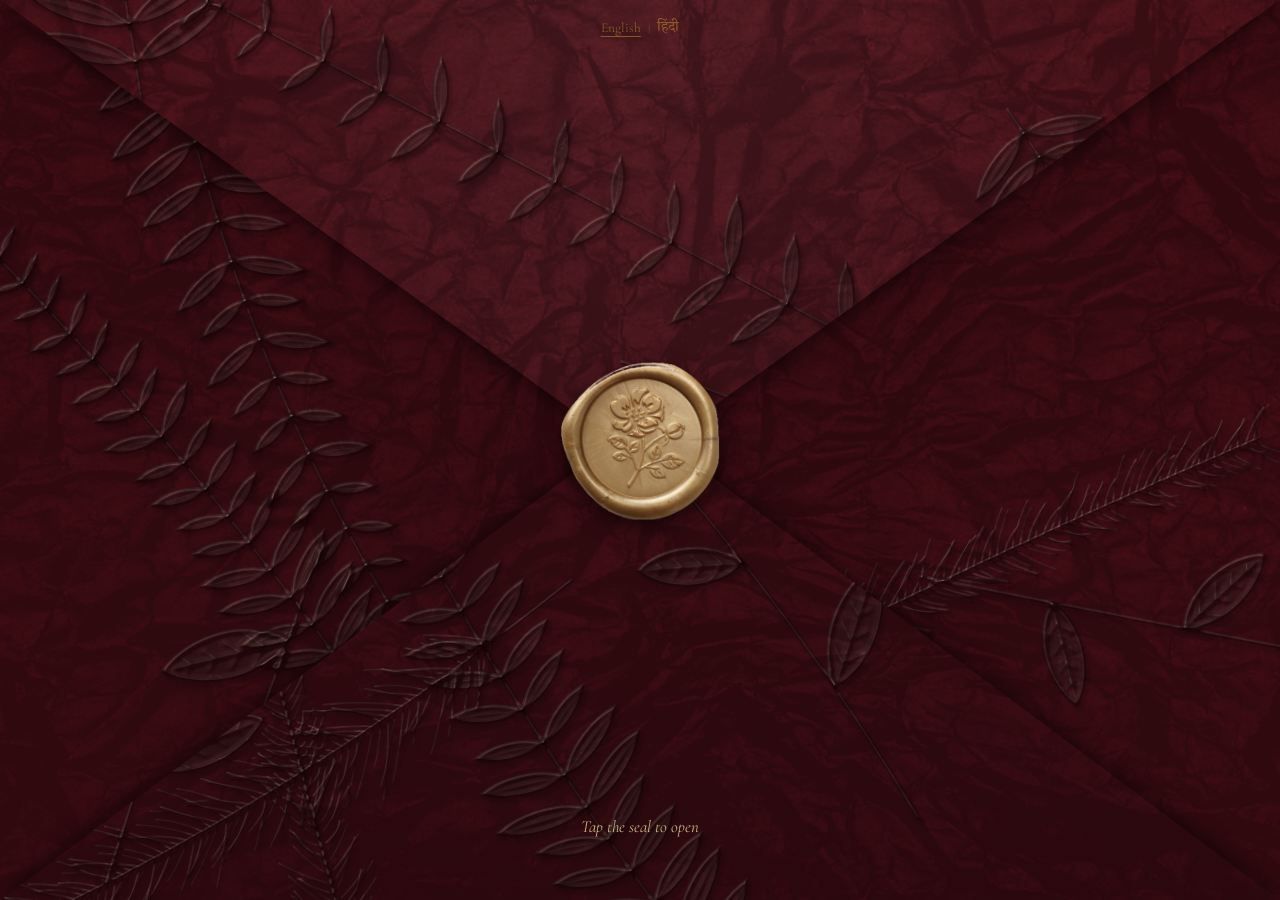
<file: index.html>
<!DOCTYPE html>
<html lang="en">
<head>
  <meta charset="UTF-8" />
  <meta name="viewport" content="width=device-width, initial-scale=1, viewport-fit=cover" />
  <title>Muskan &amp; Tarang</title>
  <meta name="description" content="Muskan &amp; Tarang · 1–2 December 2026 · The Langkawi Resort, Ranchi" />

  <!-- Link preview (WhatsApp, Facebook, Instagram, iMessage, LinkedIn) -->
  <meta property="og:type" content="website" />
  <meta property="og:url" content="https://muskanmittal02.github.io/wedding-invitation/" />
  <meta property="og:title" content="Muskan &amp; Tarang" />
  <meta property="og:description" content="With hearts full of love and joy, we warmly invite you to celebrate our special day · 1–2 December 2026 · Ranchi" />
  <meta property="og:image" content="https://muskanmittal02.github.io/wedding-invitation/og-invite.jpg" />
  <meta property="og:image:secure_url" content="https://muskanmittal02.github.io/wedding-invitation/og-invite.jpg" />
  <meta property="og:image:type" content="image/jpeg" />
  <meta property="og:image:width" content="1200" />
  <meta property="og:image:height" content="630" />
  <meta property="og:image:alt" content="Muskan &amp; Tarang wedding invitation, 1–2 December 2026, Ranchi" />
  <meta name="twitter:card" content="summary_large_image" />
  <meta name="twitter:title" content="Muskan &amp; Tarang" />
  <meta name="twitter:image" content="https://muskanmittal02.github.io/wedding-invitation/og-invite.jpg" />
  <meta name="theme-color" content="#4a0610" />
  <link rel="preconnect" href="https://fonts.googleapis.com" />
  <link rel="preconnect" href="https://fonts.gstatic.com" crossorigin />
  <link
    href="https://fonts.googleapis.com/css2?family=Cinzel:wght@400;600&family=Cormorant+Garamond:ital,wght@0,400;0,500;0,600;1,400;1,500&family=Great+Vibes&family=Tiro+Devanagari+Hindi:ital@0;1&display=swap"
    rel="stylesheet"
  />
  <link rel="stylesheet" href="style.css?v=104" />
</head>
<body class="locked">

  <button id="langBtn" class="lang-btn" aria-label="Switch language / भाषा बदलें"><span data-lang="en">English</span><i>|</i><span data-lang="hi" lang="hi">हिंदी</span></button>

  <!-- ===== Opening envelope (fills the whole screen) ===== -->
  <div id="intro" class="intro">
    <div class="envelope" id="envelope" role="button" tabindex="0" aria-label="Open the invitation">
      <div class="env-lining"></div>

      <div class="env-card">
        <div class="env-card-inner">
          <img class="env-ganesh" src="assets/images/ganesh-gold.png" alt="" width="239" height="503" />
          <p class="env-card-small invocation-hi" lang="hi" data-i18n="invocation">॥ श्री गणेशाय नमः ॥</p>
          <p class="env-card-small" data-i18n="families">Together with their families</p>
          <h2 class="letter-names"><span data-bride></span><em data-i18n="weds">weds</em><span data-groom></span></h2>
          <p class="env-card-small" data-date-short></p>
        </div>
      </div>

      <div class="env-pocket">
        <div class="flap-wrap side"><div class="flap flap-left" data-botanical="11"></div></div>
        <div class="flap-wrap side"><div class="flap flap-right" data-botanical="29"></div></div>
        <div class="flap-wrap bottom"><div class="flap flap-bottom" data-botanical="47"></div></div>
      </div>
      <div class="env-flap"><div class="flap flap-top" data-botanical="83"></div></div>

      <div class="seal">
        <img src="assets/images/wax-seal-gold.png" alt="" width="340" height="338" />
      </div>

      <p class="intro-hint" data-i18n="tapSeal">Tap the seal to open</p>
    </div>
  </div>

  <!-- Falling petals -->
  <div id="petals" class="petals" aria-hidden="true"></div>

  <!-- ===== Scrollable invitation ===== -->
  <main id="scroller" class="scroller" aria-hidden="true">

    <section id="home" class="section hero" data-label="Home">
      <div class="hero-mandala" aria-hidden="true"></div>
      <div class="frame"></div>
      <i class="corner tl" aria-hidden="true"></i><i class="corner tr" aria-hidden="true"></i>
      <i class="corner bl" aria-hidden="true"></i><i class="corner br" aria-hidden="true"></i>
      <div class="hero-content reveal">
        <img class="ganesh" src="assets/images/ganesh-gold.png" alt="Shri Ganesh" width="239" height="503" />
        <p class="invocation invocation-hi" lang="hi" data-i18n="invocation">॥ श्री गणेशाय नमः ॥</p>
        <p class="shloka" lang="hi">वक्रतुण्ड महाकाय सूर्यकोटि समप्रभ ।<br />निर्विघ्नं कुरु मे देव सर्वकार्येषु सर्वदा ॥</p>
        <p class="small-caps" data-i18n="families">Together with their families</p>
        <h1 class="names">
          <span data-bride></span>
          <span class="amp" data-i18n="weds">weds</span>
          <span data-groom></span>
        </h1>
        <p class="invite-line" data-i18n-html="inviteLine">request the pleasure of your company<br />as they begin their journey together</p>
        <div class="divider"><span></span></div>
        <p class="hero-date" data-date-long></p>
        <p class="hero-city" data-city></p>

        <div class="countdown" id="countdown">
          <div><b id="cd-days">0</b><span data-i18n="days">Days</span></div>
          <div><b id="cd-hours">0</b><span data-i18n="hours">Hours</span></div>
          <div><b id="cd-mins">0</b><span data-i18n="mins">Minutes</span></div>
          <div><b id="cd-secs">0</b><span data-i18n="secs">Seconds</span></div>
        </div>
      </div>
      <div class="scroll-cue"><em data-i18n="scrollCue">Scroll for the celebrations</em><span>⌄</span></div>
    </section>

    <section id="couple" class="section couple" data-label="The Couple">
      <div class="frame"></div>
      <div class="couple-content reveal">
        <img class="page-ganesh" src="assets/images/ganesh-gold.png" alt="" width="239" height="503" />
        <p class="small-caps" data-i18n="elders">With the blessings of our elders</p>
        <div class="person">
          <h2 class="person-name" data-bride-full></h2>
          <p class="person-line" data-bride-parents></p>
          <p class="person-line" data-bride-gp></p>
        </div>
        <p class="weds-word" data-i18n="weds">weds</p>
        <div class="person">
          <h2 class="person-name" data-groom-full></h2>
          <p class="person-line" data-groom-parents></p>
          <p class="person-line" data-groom-gp></p>
        </div>
      </div>
    </section>

    <!-- Event sections are rendered here from CONFIG in script.js -->
    <div id="events"></div>

    <section id="closing" class="section rsvp" data-label="Warm Regards">
      <div class="rsvp-mandala" aria-hidden="true"></div>
      <div class="frame"></div>
      <i class="corner tl" aria-hidden="true"></i><i class="corner tr" aria-hidden="true"></i>
      <i class="corner bl" aria-hidden="true"></i><i class="corner br" aria-hidden="true"></i>
      <div class="rsvp-content reveal">
        <img class="page-ganesh" src="assets/images/ganesh-gold.png" alt="" width="239" height="503" />
        <p class="closing" data-closing></p>
        <p class="closing-note" data-i18n="presence">Your presence and blessings will make our celebration even more special.</p>
        <div class="divider"><span></span></div>
        <p class="small-caps" data-i18n="regardsTitle">Warm Regards</p>
        <p class="regards" data-regards></p>

        <!-- the venue -->
        <div class="divider"><span></span></div>
        <div class="venue-block">
          <p class="small-caps" data-i18n="venueTitle">The Venue</p>
          <h2 class="venue-name" data-venue-name></h2>
          <p class="venue-address"><span data-venue-address></span><br /><span class="venue-dates" data-venue-dates></span></p>
          <a class="btn" id="venueMap" target="_blank" rel="noopener" data-i18n="viewMap">View on Map</a>
        </div>


      </div>
      <footer class="contact-footer">
        <p class="small-caps" data-i18n="queries">For any queries</p>
        <div class="contacts" data-contacts></div>
      </footer>
    </section>

    <section id="moments" class="section reel" data-label="Our Moments">
      <div class="frame"></div>
      <div class="reel-content reveal">
        <img class="page-ganesh" src="assets/images/ganesh-gold.png" alt="" width="239" height="503" />
        <p class="small-caps" data-i18n="glimpse">A glimpse of us</p>
        <h2 class="script-title" data-i18n="moments">Our Moments</h2>
        <div class="reel-wrap">
          <video id="reel" src="assets/video/reel.mp4" poster="assets/video/reel-poster.jpg" muted loop playsinline preload="none"></video>
          <button id="reelSound" class="reel-sound" aria-label="Turn sound on">
            <svg viewBox="0 0 24 24" width="18" height="18" fill="none" stroke="currentColor" stroke-width="1.8" stroke-linecap="round" aria-hidden="true">
              <path d="M4 9h3l5-4v14l-5-4H4z" fill="currentColor" stroke="none"/>
              <path class="wave" d="M16 9a4 4 0 0 1 0 6M18.5 6.5a7.5 7.5 0 0 1 0 11"/>
              <path class="cross" d="M16 9l5 6M21 9l-5 6"/>
            </svg>
            <span>Tap for sound</span>
          </button>
          <button id="reelFull" class="reel-full" aria-label="Full screen">
            <svg viewBox="0 0 24 24" width="18" height="18" fill="none" stroke="currentColor" stroke-width="1.8" stroke-linecap="round" stroke-linejoin="round" aria-hidden="true">
              <path class="enter" d="M4 9V4h5M20 9V4h-5M4 15v5h5M20 15v5h-5"/>
              <path class="exit" d="M9 4v5H4M15 4v5h5M9 20v-5H4M15 20v-5h5"/>
            </svg>
          </button>
        </div>
        <div class="social">
          <p class="small-caps" data-i18n="follow">Follow our journey</p>
          <a class="insta" id="instagram" target="_blank" rel="noopener">
            <svg viewBox="0 0 24 24" width="20" height="20" fill="none" stroke="currentColor" stroke-width="1.8" aria-hidden="true"><rect x="3" y="3" width="18" height="18" rx="5"/><circle cx="12" cy="12" r="4.2"/><circle cx="17.4" cy="6.6" r="1" fill="currentColor" stroke="none"/></svg>
            <span data-instagram-handle></span>
          </a>
        </div>
      </div>
    </section>
  </main>

  <nav id="dots" class="dots" aria-label="Sections" hidden></nav>

  <!-- fills over 15 s before moving to the next page -->
  <div id="autoBar" class="auto-bar" aria-hidden="true" hidden><i></i></div>

  <button id="musicBtn" class="music-btn" aria-label="Pause music" hidden>
    <span class="bars"><i></i><i></i><i></i><i></i></span>
  </button>

  <!-- Background song, on repeat (see Music in script.js). If it fails to load, a soft
       built-in melody plays instead. data-vol: playing volume. -->
  <audio id="bgm" src="assets/music/background-2.m4a?v=2" preload="auto" loop data-vol="0.6"></audio>

  <script src="script.js?v=98"></script>
</body>
</html>
</file>
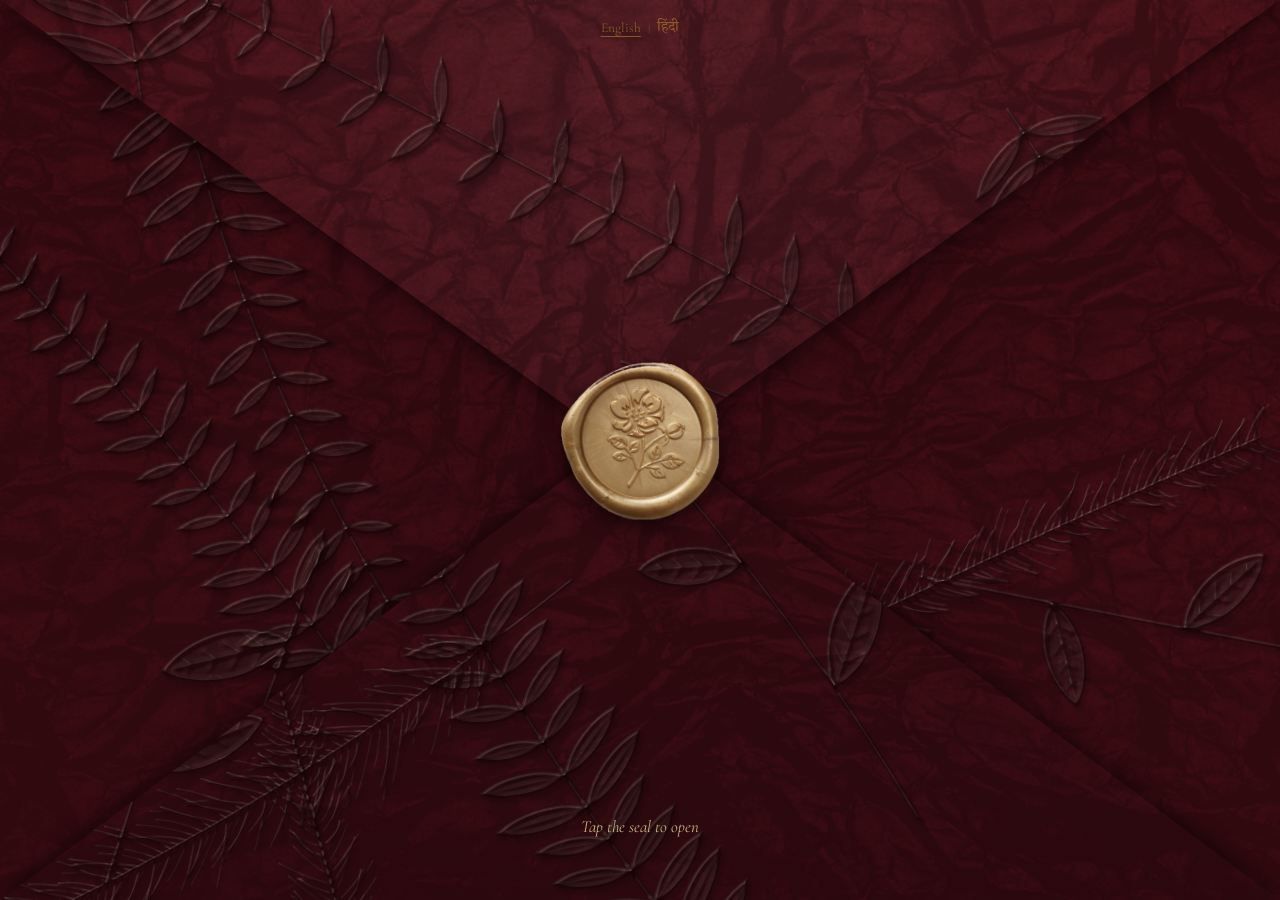
<file: family/index.html>
<!DOCTYPE html>
<html lang="en">
<head>
  <meta charset="UTF-8" />
  <base href="../" />
  <meta name="robots" content="noindex" />
  <meta name="viewport" content="width=device-width, initial-scale=1, viewport-fit=cover" />
  <title>Muskan &amp; Tarang · Family Invitation</title>
  <meta name="description" content="Family invitation · Muskan &amp; Tarang · 26 November – 2 December 2026 · Ranchi" />

  <!-- Link preview (WhatsApp, Facebook, Instagram, iMessage, LinkedIn) -->
  <meta property="og:type" content="website" />
  <meta property="og:url" content="https://muskanmittal02.github.io/wedding-invitation/family/" />
  <meta property="og:title" content="Muskan &amp; Tarang · Family Invitation" />
  <meta property="og:description" content="26 November – 2 December 2026 · Ganesh Puja, Shri Shyam Ji Kirtan &amp; Wedding Celebrations · Ranchi" />
  <meta property="og:image" content="https://muskanmittal02.github.io/wedding-invitation/og-invite-family.jpg" />
  <meta property="og:image:secure_url" content="https://muskanmittal02.github.io/wedding-invitation/og-invite-family.jpg" />
  <meta property="og:image:type" content="image/jpeg" />
  <meta property="og:image:width" content="1200" />
  <meta property="og:image:height" content="630" />
  <meta property="og:image:alt" content="Muskan &amp; Tarang family invitation, 26 November – 2 December 2026, Ranchi" />
  <meta name="twitter:card" content="summary_large_image" />
  <meta name="twitter:title" content="Muskan &amp; Tarang · Family Invitation" />
  <meta name="twitter:image" content="https://muskanmittal02.github.io/wedding-invitation/og-invite-family.jpg" />
  <meta name="theme-color" content="#4a0610" />
  <link rel="preconnect" href="https://fonts.googleapis.com" />
  <link rel="preconnect" href="https://fonts.gstatic.com" crossorigin />
  <link
    href="https://fonts.googleapis.com/css2?family=Cinzel:wght@400;600&family=Cormorant+Garamond:ital,wght@0,400;0,500;0,600;1,400;1,500&family=Great+Vibes&family=Tiro+Devanagari+Hindi:ital@0;1&display=swap"
    rel="stylesheet"
  />
  <link rel="stylesheet" href="style.css?v=104" />
</head>
<body class="locked" data-audience="family">

  <button id="langBtn" class="lang-btn" aria-label="Switch language / भाषा बदलें"><span data-lang="en">English</span><i>|</i><span data-lang="hi" lang="hi">हिंदी</span></button>

  <!-- ===== Opening envelope (fills the whole screen) ===== -->
  <div id="intro" class="intro">
    <div class="envelope" id="envelope" role="button" tabindex="0" aria-label="Open the invitation">
      <div class="env-lining"></div>

      <div class="env-card">
        <div class="env-card-inner">
          <img class="env-ganesh" src="assets/images/ganesh-gold.png" alt="" width="239" height="503" />
          <p class="env-card-small invocation-hi" lang="hi" data-i18n="invocation">॥ श्री गणेशाय नमः ॥</p>
          <p class="env-card-small" data-i18n="families">Together with their families</p>
          <h2 class="letter-names"><span data-bride></span><em data-i18n="weds">weds</em><span data-groom></span></h2>
          <p class="env-card-small" data-date-short></p>
        </div>
      </div>

      <div class="env-pocket">
        <div class="flap-wrap side"><div class="flap flap-left" data-botanical="11"></div></div>
        <div class="flap-wrap side"><div class="flap flap-right" data-botanical="29"></div></div>
        <div class="flap-wrap bottom"><div class="flap flap-bottom" data-botanical="47"></div></div>
      </div>
      <div class="env-flap"><div class="flap flap-top" data-botanical="83"></div></div>

      <div class="seal">
        <img src="assets/images/wax-seal-gold.png" alt="" width="340" height="338" />
      </div>

      <p class="intro-hint" data-i18n="tapSeal">Tap the seal to open</p>
    </div>
  </div>

  <!-- Falling petals -->
  <div id="petals" class="petals" aria-hidden="true"></div>

  <!-- ===== Scrollable invitation ===== -->
  <main id="scroller" class="scroller" aria-hidden="true">

    <section id="home" class="section hero" data-label="Home">
      <div class="hero-mandala" aria-hidden="true"></div>
      <div class="frame"></div>
      <i class="corner tl" aria-hidden="true"></i><i class="corner tr" aria-hidden="true"></i>
      <i class="corner bl" aria-hidden="true"></i><i class="corner br" aria-hidden="true"></i>
      <div class="hero-content reveal">
        <img class="ganesh" src="assets/images/ganesh-gold.png" alt="Shri Ganesh" width="239" height="503" />
        <p class="invocation invocation-hi" lang="hi" data-i18n="invocation">॥ श्री गणेशाय नमः ॥</p>
        <p class="shloka" lang="hi">वक्रतुण्ड महाकाय सूर्यकोटि समप्रभ ।<br />निर्विघ्नं कुरु मे देव सर्वकार्येषु सर्वदा ॥</p>
        <p class="small-caps" data-i18n="families">Together with their families</p>
        <h1 class="names">
          <span data-bride></span>
          <span class="amp" data-i18n="weds">weds</span>
          <span data-groom></span>
        </h1>
        <p class="invite-line" data-i18n-html="inviteLine">request the pleasure of your company<br />as they begin their journey together</p>
        <div class="divider"><span></span></div>
        <p class="hero-date" data-date-long></p>
        <p class="hero-city" data-city></p>

        <div class="countdown" id="countdown">
          <div><b id="cd-days">0</b><span data-i18n="days">Days</span></div>
          <div><b id="cd-hours">0</b><span data-i18n="hours">Hours</span></div>
          <div><b id="cd-mins">0</b><span data-i18n="mins">Minutes</span></div>
          <div><b id="cd-secs">0</b><span data-i18n="secs">Seconds</span></div>
        </div>
      </div>
      <div class="scroll-cue"><em data-i18n="scrollCue">Scroll for the celebrations</em><span>⌄</span></div>
    </section>

    <section id="couple" class="section couple" data-label="The Couple">
      <div class="frame"></div>
      <div class="couple-content reveal">
        <img class="page-ganesh" src="assets/images/ganesh-gold.png" alt="" width="239" height="503" />
        <p class="small-caps" data-i18n="elders">With the blessings of our elders</p>
        <div class="person">
          <h2 class="person-name" data-bride-full></h2>
          <p class="person-line" data-bride-parents></p>
          <p class="person-line" data-bride-gp></p>
        </div>
        <p class="weds-word" data-i18n="weds">weds</p>
        <div class="person">
          <h2 class="person-name" data-groom-full></h2>
          <p class="person-line" data-groom-parents></p>
          <p class="person-line" data-groom-gp></p>
        </div>
      </div>
    </section>

    <!-- Event sections are rendered here from CONFIG in script.js -->
    <div id="events"></div>

    <section id="closing" class="section rsvp" data-label="Warm Regards">
      <div class="rsvp-mandala" aria-hidden="true"></div>
      <div class="frame"></div>
      <i class="corner tl" aria-hidden="true"></i><i class="corner tr" aria-hidden="true"></i>
      <i class="corner bl" aria-hidden="true"></i><i class="corner br" aria-hidden="true"></i>
      <div class="rsvp-content reveal">
        <img class="page-ganesh" src="assets/images/ganesh-gold.png" alt="" width="239" height="503" />
        <p class="closing" data-closing></p>
        <p class="closing-note" data-i18n="presence">Your presence and blessings will make our celebration even more special.</p>
        <div class="divider"><span></span></div>
        <p class="small-caps" data-i18n="regardsTitle">Warm Regards</p>
        <p class="regards" data-regards></p>

        <!-- the venue -->
        <div class="divider"><span></span></div>
        <div class="venue-block">
          <p class="small-caps" data-i18n="venueTitle">The Venue</p>
          <h2 class="venue-name" data-venue-name></h2>
          <p class="venue-address"><span data-venue-address></span><br /><span class="venue-dates" data-venue-dates></span></p>
          <a class="btn" id="venueMap" target="_blank" rel="noopener" data-i18n="viewMap">View on Map</a>
        </div>


      </div>
      <footer class="contact-footer">
        <p class="small-caps" data-i18n="queries">For any queries</p>
        <div class="contacts" data-contacts></div>
      </footer>
    </section>

    <section id="moments" class="section reel" data-label="Our Moments">
      <div class="frame"></div>
      <div class="reel-content reveal">
        <img class="page-ganesh" src="assets/images/ganesh-gold.png" alt="" width="239" height="503" />
        <p class="small-caps" data-i18n="glimpse">A glimpse of us</p>
        <h2 class="script-title" data-i18n="moments">Our Moments</h2>
        <div class="reel-wrap">
          <video id="reel" src="assets/video/reel.mp4" poster="assets/video/reel-poster.jpg" muted loop playsinline preload="none"></video>
          <button id="reelSound" class="reel-sound" aria-label="Turn sound on">
            <svg viewBox="0 0 24 24" width="18" height="18" fill="none" stroke="currentColor" stroke-width="1.8" stroke-linecap="round" aria-hidden="true">
              <path d="M4 9h3l5-4v14l-5-4H4z" fill="currentColor" stroke="none"/>
              <path class="wave" d="M16 9a4 4 0 0 1 0 6M18.5 6.5a7.5 7.5 0 0 1 0 11"/>
              <path class="cross" d="M16 9l5 6M21 9l-5 6"/>
            </svg>
            <span>Tap for sound</span>
          </button>
          <button id="reelFull" class="reel-full" aria-label="Full screen">
            <svg viewBox="0 0 24 24" width="18" height="18" fill="none" stroke="currentColor" stroke-width="1.8" stroke-linecap="round" stroke-linejoin="round" aria-hidden="true">
              <path class="enter" d="M4 9V4h5M20 9V4h-5M4 15v5h5M20 15v5h-5"/>
              <path class="exit" d="M9 4v5H4M15 4v5h5M9 20v-5H4M15 20v-5h5"/>
            </svg>
          </button>
        </div>
        <div class="social">
          <p class="small-caps" data-i18n="follow">Follow our journey</p>
          <a class="insta" id="instagram" target="_blank" rel="noopener">
            <svg viewBox="0 0 24 24" width="20" height="20" fill="none" stroke="currentColor" stroke-width="1.8" aria-hidden="true"><rect x="3" y="3" width="18" height="18" rx="5"/><circle cx="12" cy="12" r="4.2"/><circle cx="17.4" cy="6.6" r="1" fill="currentColor" stroke="none"/></svg>
            <span data-instagram-handle></span>
          </a>
        </div>
      </div>
    </section>
  </main>

  <nav id="dots" class="dots" aria-label="Sections" hidden></nav>

  <!-- fills over 15 s before moving to the next page -->
  <div id="autoBar" class="auto-bar" aria-hidden="true" hidden><i></i></div>

  <button id="musicBtn" class="music-btn" aria-label="Pause music" hidden>
    <span class="bars"><i></i><i></i><i></i><i></i></span>
  </button>

  <!-- Background song, on repeat (see Music in script.js). If it fails to load, a soft
       built-in melody plays instead. data-vol: playing volume. -->
  <audio id="bgm" src="assets/music/background-2.m4a?v=2" preload="auto" loop data-vol="0.6"></audio>

  <script src="script.js?v=98"></script>
</body>
</html>
</file>
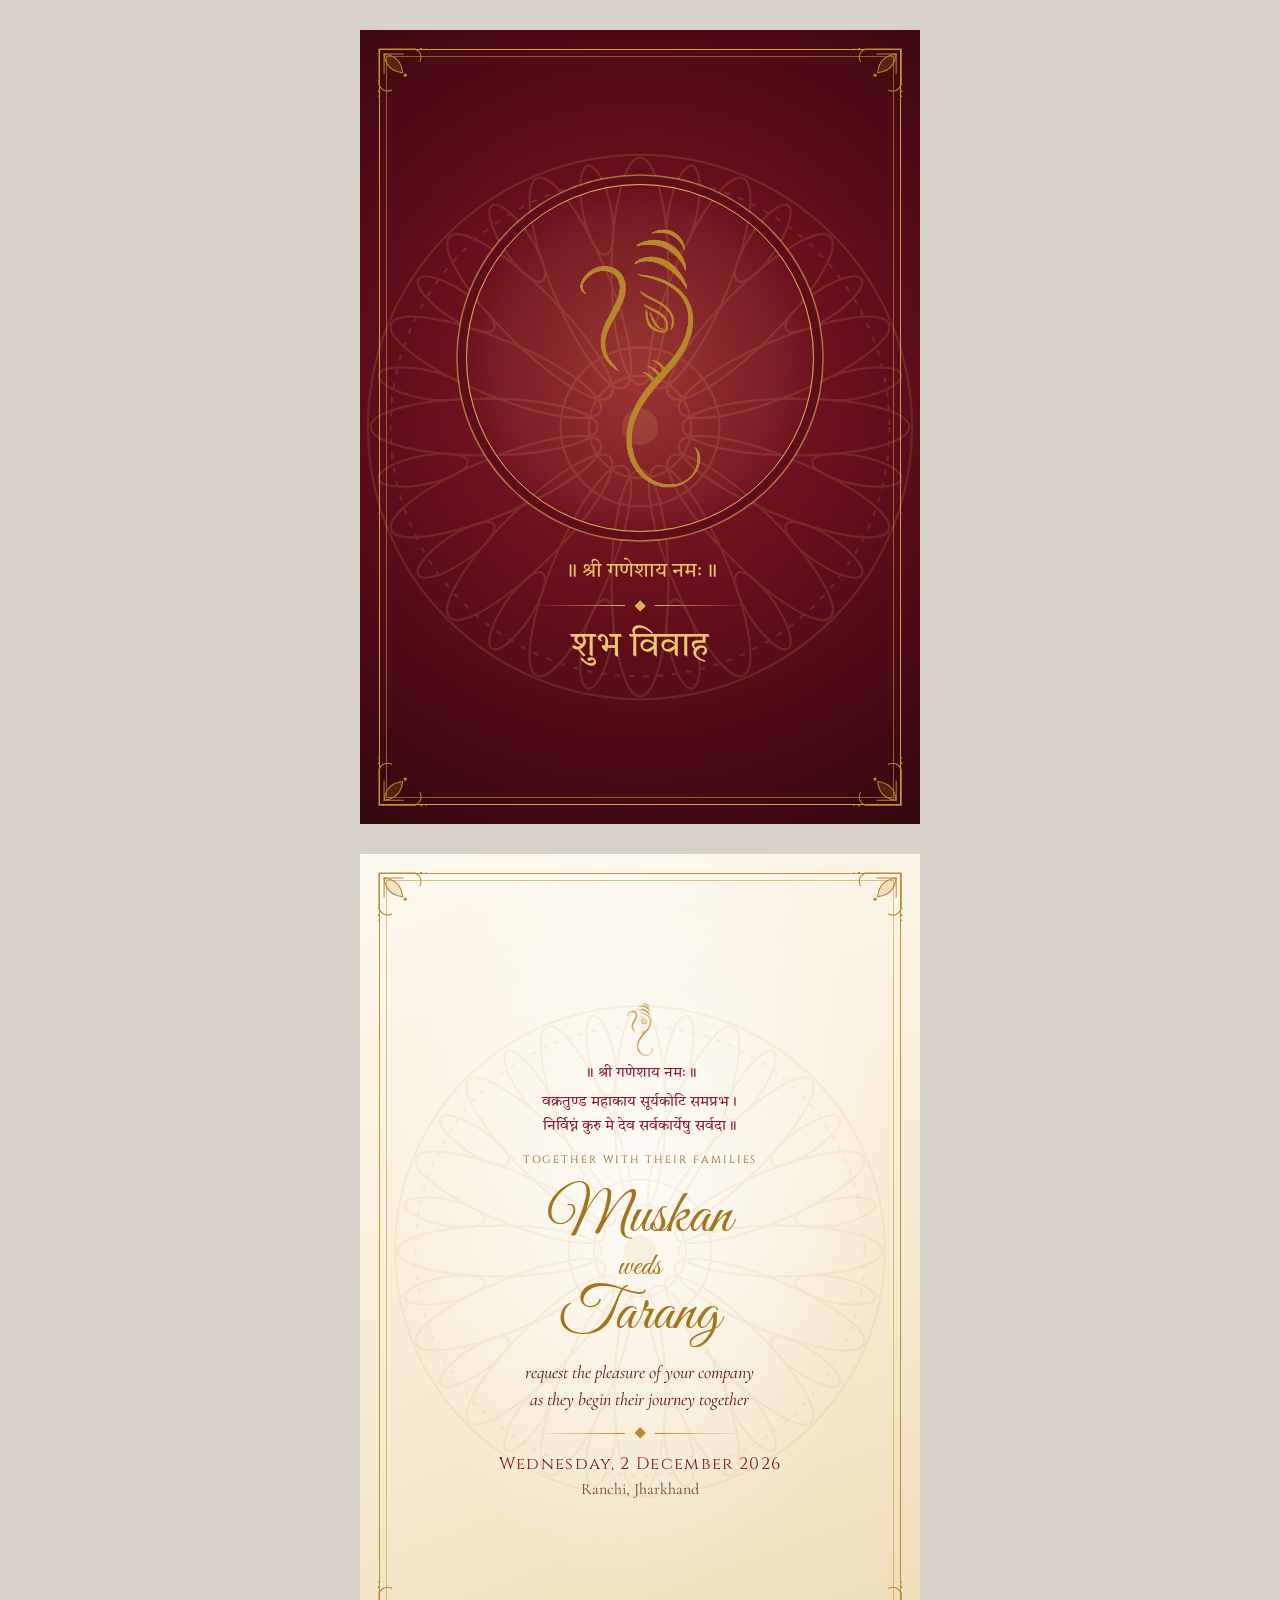
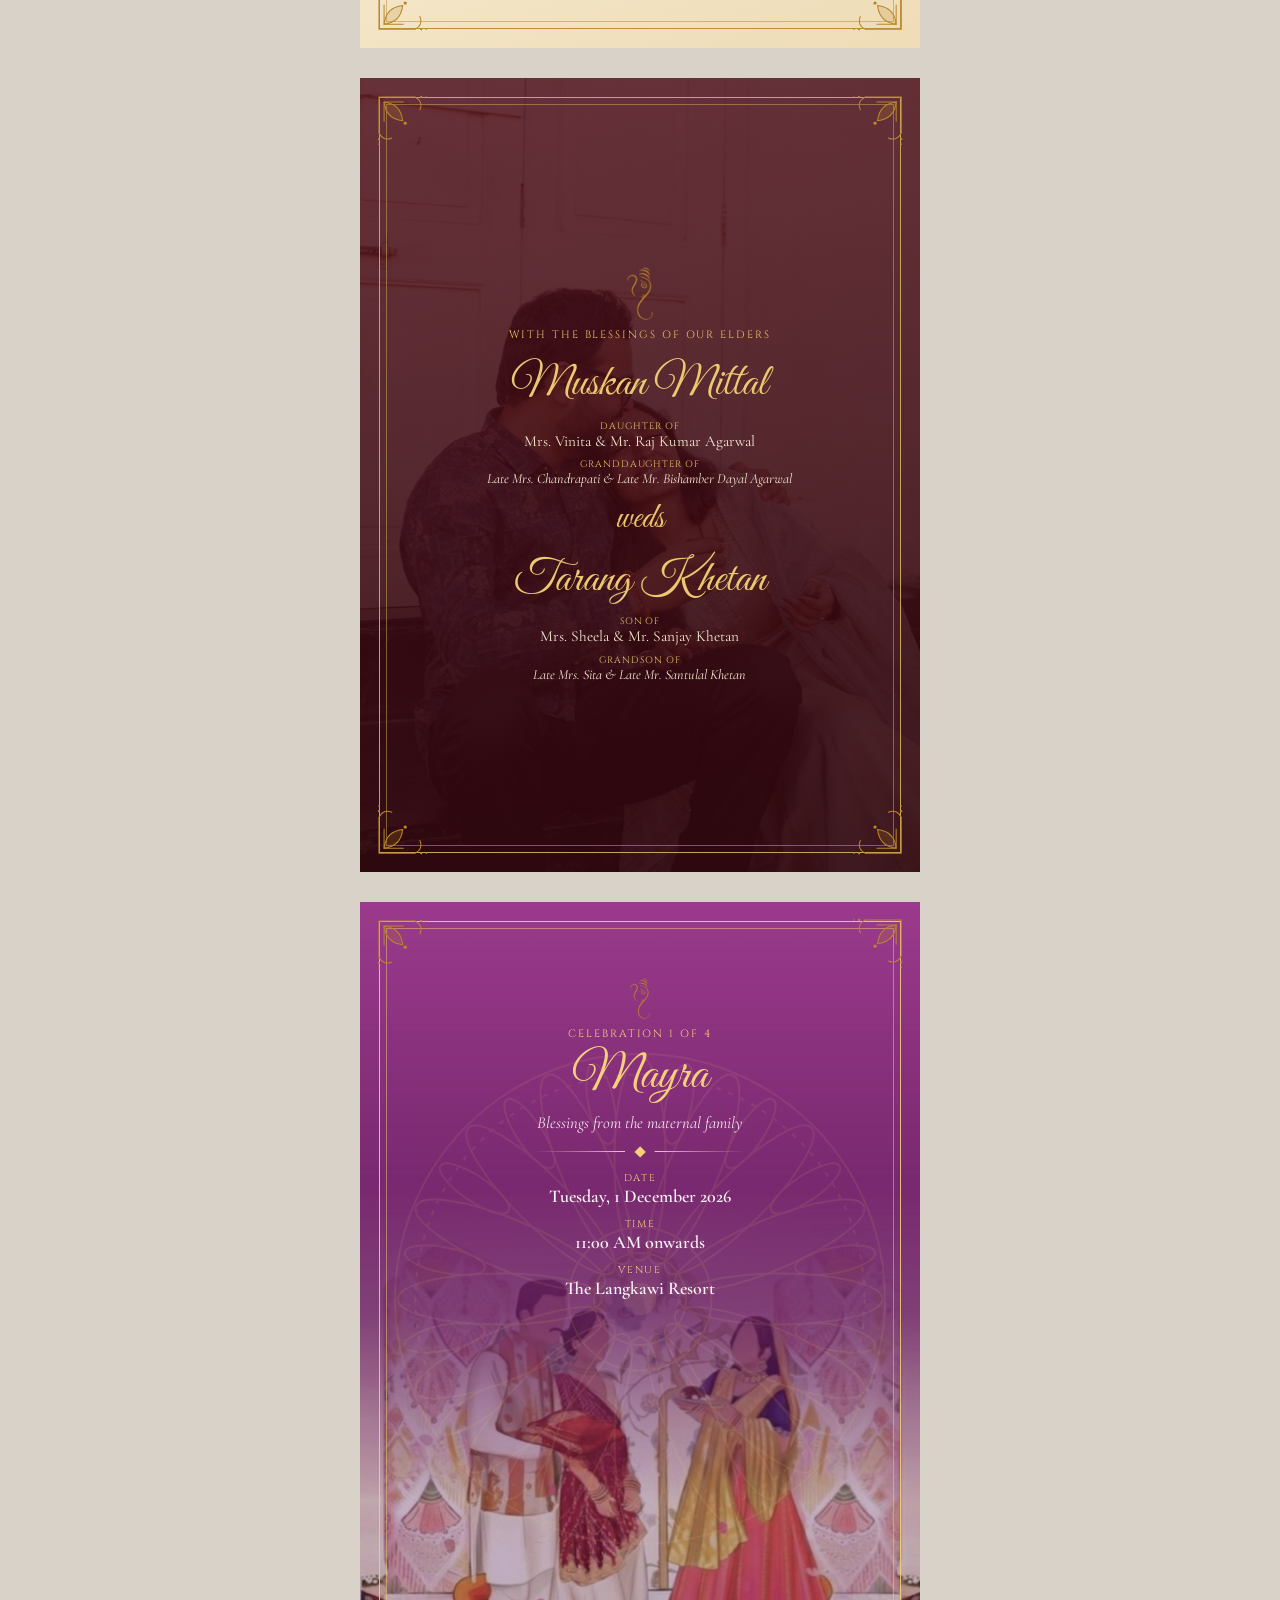
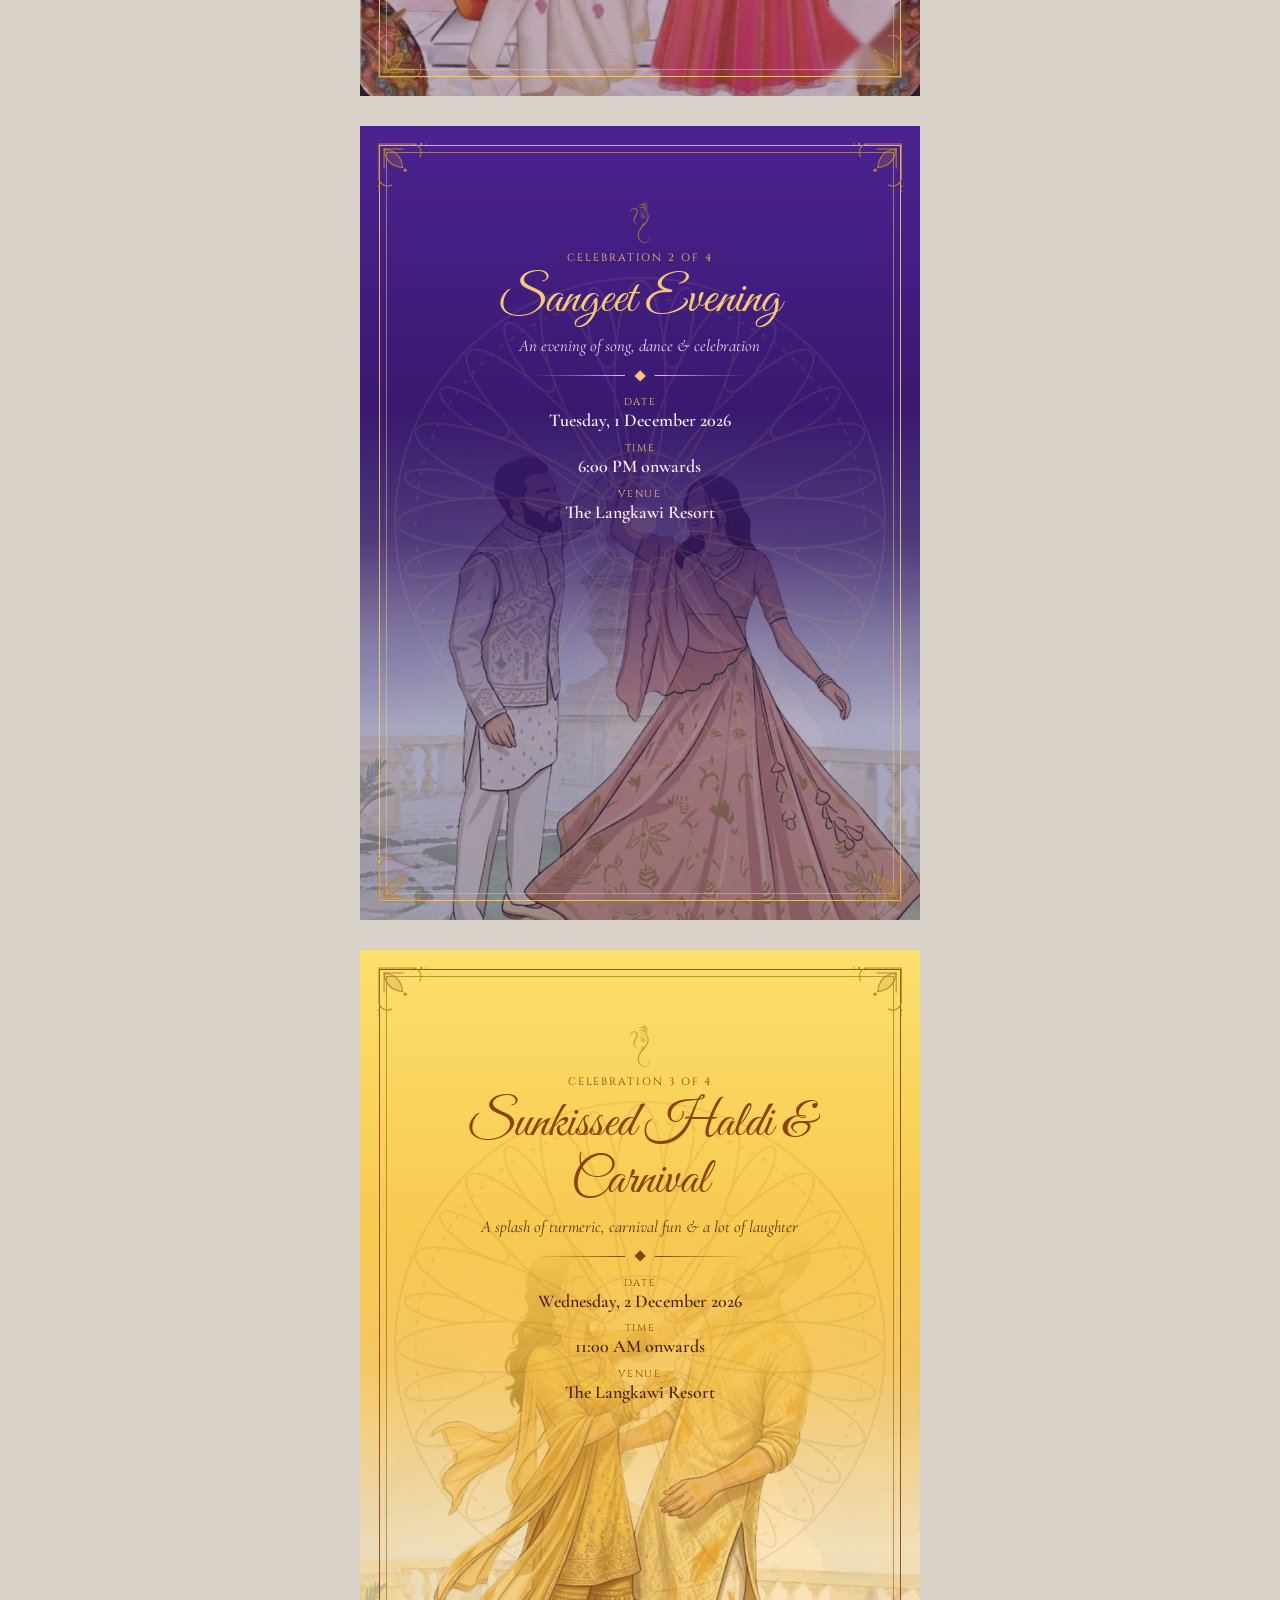
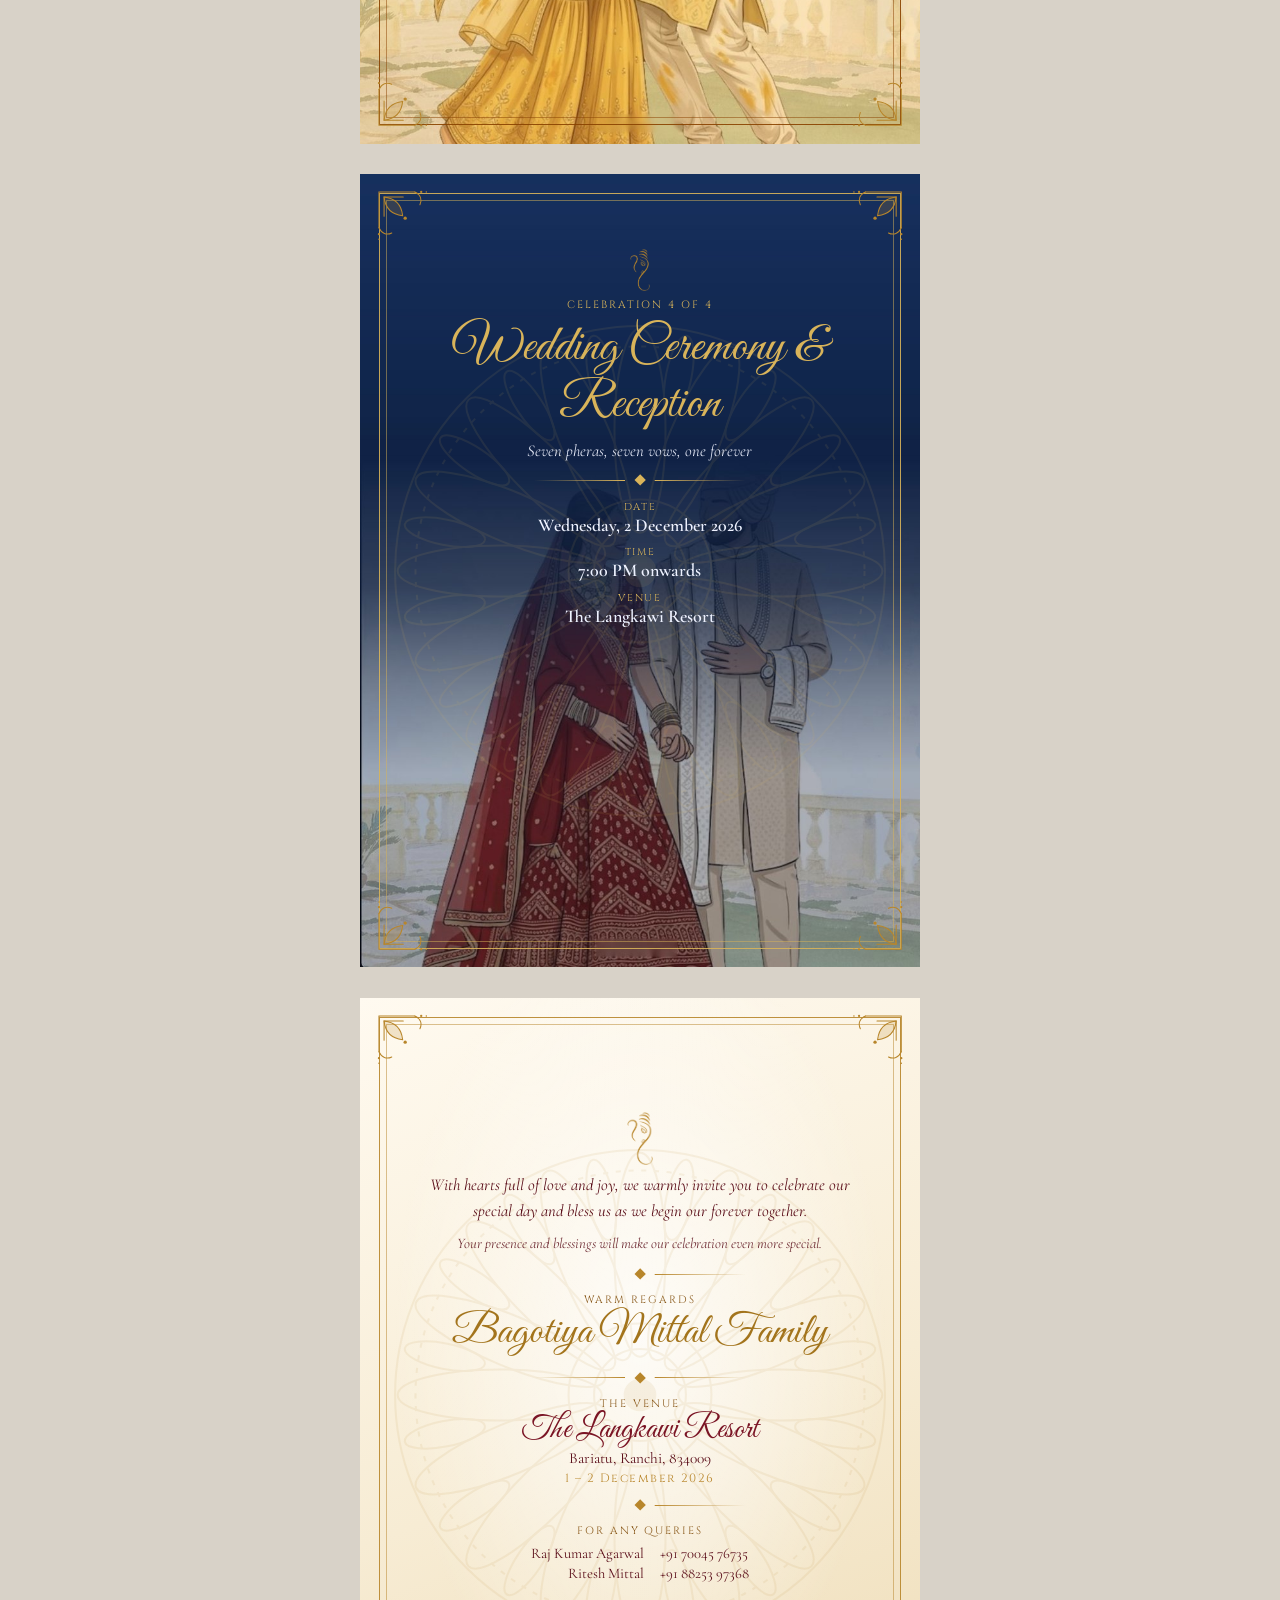
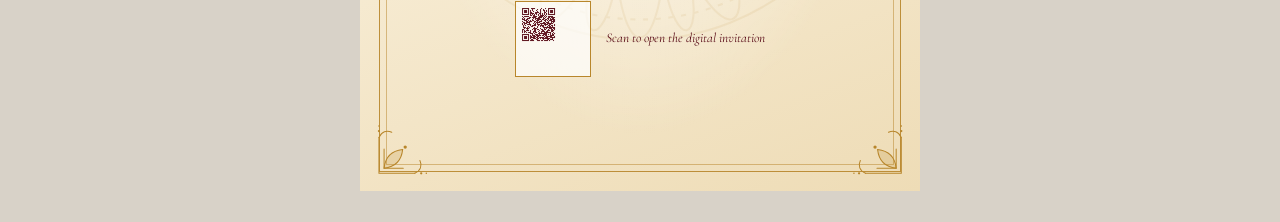
<file: print/invitation-en.html>
<!doctype html>
<html lang="en">
<head>
<meta charset="utf-8" />
<title>Muskan & Tarang · Invitation</title>
<!-- Generated by print/build-print.py; edit that file, not this one. -->
<link rel="preconnect" href="https://fonts.googleapis.com" />
<link rel="preconnect" href="https://fonts.gstatic.com" crossorigin />
<link href="https://fonts.googleapis.com/css2?family=Cinzel:wght@400;600&family=Cormorant+Garamond:ital,wght@0,400;0,500;0,600;1,400;1,500&family=Great+Vibes&family=Tiro+Devanagari+Hindi&display=block" rel="stylesheet" />
<style>
@page { size: A5; margin: 0; }
* { box-sizing: border-box; margin: 0; }
html, body { background: #d8d2c8; }
body { font-family: "Cormorant Garamond", Georgia, serif; -webkit-print-color-adjust: exact; print-color-adjust: exact; }
.page {
  position: relative; width: 148mm; height: 210mm; margin: 8mm auto; overflow: hidden;
  display: flex; flex-direction: column; align-items: center; justify-content: center;
  text-align: center; padding: 18mm 14mm; break-after: page; page-break-after: always;
}
@media print { html, body { background: none; } .page { margin: 0; } }
.frame { position: absolute; inset: 5mm; border: 1.2pt solid var(--line); opacity: 0.9; }
.frame::before { content: ""; position: absolute; inset: 1.6mm; border: 0.6pt solid var(--line); opacity: 0.55; }
.corner { position: absolute; width: 17mm; height: 17mm; background: url("data:image/svg+xml,%3Csvg xmlns='http://www.w3.org/2000/svg' viewBox='0 0 100 100' fill='none' stroke='%23b8862b' stroke-width='1.6' stroke-linecap='round'%3E%3Cpath d='M14 70V14h56'/%3E%3Cpath d='M22 52V22h30'/%3E%3Cpath d='M22 22c18 2 27 11 29 29-18-2-27-11-29-29z' fill='%23b8862b' fill-opacity='.2'/%3E%3Cpath d='M14 70c4 9 12 12 20 8M70 14c9 4 12 12 8 20'/%3E%3Ccircle cx='55' cy='55' r='2.6' fill='%23b8862b' stroke='none'/%3E%3Ccircle cx='14' cy='80' r='1.8' fill='%23b8862b' stroke='none'/%3E%3Ccircle cx='80' cy='14' r='1.8' fill='%23b8862b' stroke='none'/%3E%3Ccircle cx='14' cy='88' r='1.2' fill='%23b8862b' stroke='none'/%3E%3Ccircle cx='88' cy='14' r='1.2' fill='%23b8862b' stroke='none'/%3E%3C/svg%3E") no-repeat center / contain; }
.corner.tl { top: 2.5mm; left: 2.5mm; } .corner.tr { top: 2.5mm; right: 2.5mm; transform: scaleX(-1); }
.corner.bl { bottom: 2.5mm; left: 2.5mm; transform: scaleY(-1); } .corner.br { bottom: 2.5mm; right: 2.5mm; transform: scale(-1, -1); }
.mandala { position: absolute; width: 135mm; left: 50%; top: 50%; transform: translate(-50%, -50%); opacity: 0.09; }
.content { position: relative; width: 100%; }
.ganesh { display: block; height: 14mm; margin: 0 auto 2mm; }
.caps { font-family: Cinzel, serif; text-transform: uppercase; letter-spacing: 0.18em; font-size: 8pt; }
:lang(hi) .caps { font-family: "Tiro Devanagari Hindi", serif; letter-spacing: 0; text-transform: none; font-size: 10.5pt; }
.script { font-family: "Great Vibes", cursive; font-weight: 400; }
:lang(hi) .script { font-family: "Tiro Devanagari Hindi", serif; }
/* Solid gold, not a gradient clipped to the text: PDF viewers such as macOS Preview
   draw clipped gradients, soft text shadows and CSS masks as solid blocks. */
.foil { color: #a3741c; }
.foil.light { color: #ecc871; }
.divider { display: flex; align-items: center; justify-content: center; gap: 3mm; margin: 4mm auto; color: var(--div, #b8862b); }
.divider::before, .divider::after { content: ""; width: 24mm; height: 0.6pt; background: linear-gradient(90deg, transparent, currentColor); }
.divider::after { transform: scaleX(-1); }
.divider span { width: 2.2mm; height: 2.2mm; background: currentColor; transform: rotate(45deg); }

/* 1 · cover: deep maroon, gold seal */
.cover { color: #f3dc9a; background: radial-gradient(circle at 50% 45%, #8e1a2a 0%, #5e0d19 50%, #33070d 100%); }
.cover .mandala { opacity: 0.14; width: 150mm; }
.cover .invocation { font-family: "Tiro Devanagari Hindi", serif; font-size: 12pt; color: #e9c46a; }
/* the cover is Ganesh ji alone, large, in a gold double ring, with "Shubh Vivah" below */
.cover { --div: #d9b45a; }
.cover .halo { width: 92mm; height: 92mm; margin: 0 auto 7mm; border-radius: 50%; display: grid; place-items: center;
  border: 1pt solid #d9b45a; box-shadow: 0 0 0 2.2mm #5e0d19, 0 0 0 2.6mm rgba(217, 180, 90, 0.6);
  background: radial-gradient(circle, rgba(233, 196, 106, 0.16) 0%, rgba(233, 196, 106, 0.05) 60%, transparent 72%); }
.cover .ganesh-big { height: 70mm; width: auto; }
.cover .invocation { font-size: 16pt !important; }
.cover .shubh { font-family: "Tiro Devanagari Hindi", serif; font-size: 26pt; color: #ecc871; }
.cover .names { font-size: 44pt; line-height: 1.05; }
:lang(hi) .cover .names { font-size: 36pt; line-height: 1.3; }
.cover .names em { display: block; font-style: normal; font-size: 0.5em; }
.cover .when { font-family: Cinzel, serif; letter-spacing: 0.2em; font-size: 10pt; color: #e9c46a; margin-top: 6mm; }
:lang(hi) .cover .when { font-family: "Tiro Devanagari Hindi", serif; letter-spacing: 0; font-size: 12pt; }

/* cream pages: the invitation and the back */
.cream { color: #5b0f1a; background: radial-gradient(ellipse at 50% 42%, rgba(255,255,255,0.8), transparent 62%), linear-gradient(160deg, #fffaf0 0%, #f7ecd4 55%, #eedcb6 100%); }
.cream .caps { color: #8a5a1c; }
.invite .invocation { font-family: "Tiro Devanagari Hindi", serif; color: #8a1c2b; font-size: 11pt; margin-bottom: 4mm; }
.invite .shloka { font-family: "Tiro Devanagari Hindi", serif; color: #8a1c2b; font-size: 11pt; line-height: 1.6; margin: -2mm 0 4mm; }
.invite .names { font-size: 46pt; line-height: 1.05; margin: 5mm 0 2mm; }
:lang(hi) .invite .names { font-size: 40pt; line-height: 1.3; }
.invite .names em { display: block; font-style: normal; font-size: 0.5em; }
.invite .line { font-style: italic; font-size: 13.5pt; line-height: 1.55; margin: 3mm 0; }
:lang(hi) .invite .line { font-family: "Tiro Devanagari Hindi", serif; font-style: normal; font-size: 12.5pt; }
.invite .date { font-family: Cinzel, serif; color: #7a1424; font-size: 12.5pt; letter-spacing: 0.08em; }
:lang(hi) .invite .date, :lang(hi) .back .when { font-family: "Tiro Devanagari Hindi", serif; letter-spacing: 0; font-size: 13pt; }
.invite .city { font-size: 12pt; opacity: 0.8; margin-top: 1mm; }

/* 3 · the couple, on their photo under a maroon wash */
.couple { color: #f6ead2; background: linear-gradient(170deg, rgba(74, 10, 21, 0.8), rgba(46, 5, 12, 0.88)), url("../assets/images/couple-bg.jpg") center 40% / cover, #2e050c; }
.couple .caps { color: #e9c46a; }
.couple h2 { font-size: 34pt; line-height: 1.2; margin-top: 4mm; }
:lang(hi) .couple h2 { font-size: 28pt; }
.couple .rel { display: block; font-family: Cinzel, serif; text-transform: uppercase; letter-spacing: 0.1em; font-size: 7pt; color: #e9c46a; margin-top: 2.2mm; }
:lang(hi) .couple .rel { font-family: "Tiro Devanagari Hindi", serif; text-transform: none; letter-spacing: 0; font-size: 9.5pt; }
.couple .who { font-size: 11.5pt; white-space: nowrap; }
.couple .who.gp { font-style: italic; font-size: 10.5pt; }
:lang(hi) .couple .who { font-family: "Tiro Devanagari Hindi", serif; font-style: normal; font-size: 10.5pt; }
.couple .weds { font-size: 26pt; color: #e9c46a; margin: 3mm 0 -1mm; }
:lang(hi) .couple .weds { font-size: 18pt; }

/* 4–7 · the celebrations: page colours of the website, the illustration standing at the bottom */
/* the page colour and the faded illustration are one ready-made image (see bake_backgrounds) */
.event { color: var(--ink); justify-content: flex-start; padding-top: 20mm; background: var(--bg2) var(--page) center / cover no-repeat; }
.event .caps { color: var(--accent); }
.event h2 { font-size: 38pt; line-height: 1.12; margin: 2mm 0; color: var(--accent); }
:lang(hi) .event h2 { font-size: 26pt; line-height: 1.35; }
.event .tag { font-style: italic; font-size: 12.5pt; opacity: 0.92; }
:lang(hi) .event .tag { font-family: "Tiro Devanagari Hindi", serif; font-style: normal; font-size: 11.5pt; }
.event dl { margin-top: 1mm; }
.event dt { font-family: Cinzel, serif; text-transform: uppercase; letter-spacing: 0.16em; font-size: 7.5pt; color: var(--accent); margin-top: 2.6mm; }
:lang(hi) .event dt { font-family: "Tiro Devanagari Hindi", serif; letter-spacing: 0; font-size: 9.5pt; }
.event dd { font-size: 13.5pt; font-weight: 600; }
:lang(hi) .event dd { font-family: "Tiro Devanagari Hindi", serif; font-weight: 400; font-size: 12.5pt; }
.event .ganesh { height: 11mm; }

/* 8 · back: message, regards, venue, contacts, QR */
.back { justify-content: center; padding-block: 14mm; }
.back .msg { font-style: italic; font-size: 12.5pt; line-height: 1.55; }
:lang(hi) .back .msg { font-family: "Tiro Devanagari Hindi", serif; font-style: normal; font-size: 11.5pt; }
.back .msg.note { font-size: 11pt; margin-top: 2mm; opacity: 0.85; }
:lang(hi) .back .msg.note { font-size: 10.5pt; }
.back .regards { font-size: 32pt; line-height: 1.2; }
:lang(hi) .back .regards { font-size: 24pt; }
.back .venue { font-size: 24pt; color: #7a1424; line-height: 1.2; }
:lang(hi) .back .venue { font-size: 18pt; }
.back .addr { font-size: 11.5pt; }
.back .when { font-family: Cinzel, serif; color: #b8862b; font-size: 9pt; letter-spacing: 0.12em; margin-top: 0.6mm; }
.back .contacts { display: grid; grid-template-columns: auto auto; gap: 0.6mm 4mm; justify-content: center; font-size: 11pt; margin-top: 1.5mm; }
:lang(hi) .back .contacts { font-family: "Tiro Devanagari Hindi", serif; font-size: 10.5pt; }
.back .contacts span:nth-child(odd) { text-align: right; }
.back .qr { display: flex; align-items: center; justify-content: center; gap: 4mm; margin-top: 5mm; }
.back .qr-code { width: 20mm; height: 20mm; padding: 1.6mm; background: rgba(255,255,255,0.7); border: 0.6pt solid #b8862b; }
.back .qr p { font-size: 10pt; font-style: italic; max-width: 44mm; text-align: left; line-height: 1.35; }
:lang(hi) .back .qr p { font-family: "Tiro Devanagari Hindi", serif; font-style: normal; font-size: 9.5pt; }
</style>
</head>
<body>
<section class="page cover"><svg class="mandala" viewBox="0 0 200 200" fill="none" stroke="#e9c46a" stroke-width="0.8"><ellipse cx="100" cy="45" rx="10" ry="40" transform="rotate(0.0 100 100)"/><ellipse cx="100" cy="22" rx="5" ry="16" transform="rotate(11.25 100 100)"/><ellipse cx="100" cy="45" rx="10" ry="40" transform="rotate(22.5 100 100)"/><ellipse cx="100" cy="22" rx="5" ry="16" transform="rotate(33.75 100 100)"/><ellipse cx="100" cy="45" rx="10" ry="40" transform="rotate(45.0 100 100)"/><ellipse cx="100" cy="22" rx="5" ry="16" transform="rotate(56.25 100 100)"/><ellipse cx="100" cy="45" rx="10" ry="40" transform="rotate(67.5 100 100)"/><ellipse cx="100" cy="22" rx="5" ry="16" transform="rotate(78.75 100 100)"/><ellipse cx="100" cy="45" rx="10" ry="40" transform="rotate(90.0 100 100)"/><ellipse cx="100" cy="22" rx="5" ry="16" transform="rotate(101.25 100 100)"/><ellipse cx="100" cy="45" rx="10" ry="40" transform="rotate(112.5 100 100)"/><ellipse cx="100" cy="22" rx="5" ry="16" transform="rotate(123.75 100 100)"/><ellipse cx="100" cy="45" rx="10" ry="40" transform="rotate(135.0 100 100)"/><ellipse cx="100" cy="22" rx="5" ry="16" transform="rotate(146.25 100 100)"/><ellipse cx="100" cy="45" rx="10" ry="40" transform="rotate(157.5 100 100)"/><ellipse cx="100" cy="22" rx="5" ry="16" transform="rotate(168.75 100 100)"/><ellipse cx="100" cy="45" rx="10" ry="40" transform="rotate(180.0 100 100)"/><ellipse cx="100" cy="22" rx="5" ry="16" transform="rotate(191.25 100 100)"/><ellipse cx="100" cy="45" rx="10" ry="40" transform="rotate(202.5 100 100)"/><ellipse cx="100" cy="22" rx="5" ry="16" transform="rotate(213.75 100 100)"/><ellipse cx="100" cy="45" rx="10" ry="40" transform="rotate(225.0 100 100)"/><ellipse cx="100" cy="22" rx="5" ry="16" transform="rotate(236.25 100 100)"/><ellipse cx="100" cy="45" rx="10" ry="40" transform="rotate(247.5 100 100)"/><ellipse cx="100" cy="22" rx="5" ry="16" transform="rotate(258.75 100 100)"/><ellipse cx="100" cy="45" rx="10" ry="40" transform="rotate(270.0 100 100)"/><ellipse cx="100" cy="22" rx="5" ry="16" transform="rotate(281.25 100 100)"/><ellipse cx="100" cy="45" rx="10" ry="40" transform="rotate(292.5 100 100)"/><ellipse cx="100" cy="22" rx="5" ry="16" transform="rotate(303.75 100 100)"/><ellipse cx="100" cy="45" rx="10" ry="40" transform="rotate(315.0 100 100)"/><ellipse cx="100" cy="22" rx="5" ry="16" transform="rotate(326.25 100 100)"/><ellipse cx="100" cy="45" rx="10" ry="40" transform="rotate(337.5 100 100)"/><ellipse cx="100" cy="22" rx="5" ry="16" transform="rotate(348.75 100 100)"/><circle cx="100" cy="100" r="96"/><circle cx="100" cy="100" r="88" stroke-dasharray="2 3"/><circle cx="100" cy="100" r="28"/><circle cx="100" cy="100" r="18"/><circle cx="100" cy="100" r="6" fill="#e9c46a"/></svg><div class="frame" style="--line:#d9b45a"></div><i class="corner tl"></i><i class="corner tr"></i><i class="corner bl"></i><i class="corner br"></i>
  <div class="content">
    <div class="halo"><img class="ganesh-big" src="../assets/images/ganesh-gold.png" alt="" /></div>
    <p class="invocation">॥ श्री गणेशाय नमः ॥</p>
    <div class="divider"><span></span></div>
    <p class="shubh">शुभ विवाह</p>
  </div></section>
<section class="page cream invite"><svg class="mandala" viewBox="0 0 200 200" fill="none" stroke="#b8862b" stroke-width="0.8"><ellipse cx="100" cy="45" rx="10" ry="40" transform="rotate(0.0 100 100)"/><ellipse cx="100" cy="22" rx="5" ry="16" transform="rotate(11.25 100 100)"/><ellipse cx="100" cy="45" rx="10" ry="40" transform="rotate(22.5 100 100)"/><ellipse cx="100" cy="22" rx="5" ry="16" transform="rotate(33.75 100 100)"/><ellipse cx="100" cy="45" rx="10" ry="40" transform="rotate(45.0 100 100)"/><ellipse cx="100" cy="22" rx="5" ry="16" transform="rotate(56.25 100 100)"/><ellipse cx="100" cy="45" rx="10" ry="40" transform="rotate(67.5 100 100)"/><ellipse cx="100" cy="22" rx="5" ry="16" transform="rotate(78.75 100 100)"/><ellipse cx="100" cy="45" rx="10" ry="40" transform="rotate(90.0 100 100)"/><ellipse cx="100" cy="22" rx="5" ry="16" transform="rotate(101.25 100 100)"/><ellipse cx="100" cy="45" rx="10" ry="40" transform="rotate(112.5 100 100)"/><ellipse cx="100" cy="22" rx="5" ry="16" transform="rotate(123.75 100 100)"/><ellipse cx="100" cy="45" rx="10" ry="40" transform="rotate(135.0 100 100)"/><ellipse cx="100" cy="22" rx="5" ry="16" transform="rotate(146.25 100 100)"/><ellipse cx="100" cy="45" rx="10" ry="40" transform="rotate(157.5 100 100)"/><ellipse cx="100" cy="22" rx="5" ry="16" transform="rotate(168.75 100 100)"/><ellipse cx="100" cy="45" rx="10" ry="40" transform="rotate(180.0 100 100)"/><ellipse cx="100" cy="22" rx="5" ry="16" transform="rotate(191.25 100 100)"/><ellipse cx="100" cy="45" rx="10" ry="40" transform="rotate(202.5 100 100)"/><ellipse cx="100" cy="22" rx="5" ry="16" transform="rotate(213.75 100 100)"/><ellipse cx="100" cy="45" rx="10" ry="40" transform="rotate(225.0 100 100)"/><ellipse cx="100" cy="22" rx="5" ry="16" transform="rotate(236.25 100 100)"/><ellipse cx="100" cy="45" rx="10" ry="40" transform="rotate(247.5 100 100)"/><ellipse cx="100" cy="22" rx="5" ry="16" transform="rotate(258.75 100 100)"/><ellipse cx="100" cy="45" rx="10" ry="40" transform="rotate(270.0 100 100)"/><ellipse cx="100" cy="22" rx="5" ry="16" transform="rotate(281.25 100 100)"/><ellipse cx="100" cy="45" rx="10" ry="40" transform="rotate(292.5 100 100)"/><ellipse cx="100" cy="22" rx="5" ry="16" transform="rotate(303.75 100 100)"/><ellipse cx="100" cy="45" rx="10" ry="40" transform="rotate(315.0 100 100)"/><ellipse cx="100" cy="22" rx="5" ry="16" transform="rotate(326.25 100 100)"/><ellipse cx="100" cy="45" rx="10" ry="40" transform="rotate(337.5 100 100)"/><ellipse cx="100" cy="22" rx="5" ry="16" transform="rotate(348.75 100 100)"/><circle cx="100" cy="100" r="96"/><circle cx="100" cy="100" r="88" stroke-dasharray="2 3"/><circle cx="100" cy="100" r="28"/><circle cx="100" cy="100" r="18"/><circle cx="100" cy="100" r="6" fill="#b8862b"/></svg><div class="frame" style="--line:#b8862b"></div><i class="corner tl"></i><i class="corner tr"></i><i class="corner bl"></i><i class="corner br"></i>
  <div class="content">
    <img class="ganesh" src="../assets/images/ganesh-gold.png" alt="" />
    <p class="invocation">॥ श्री गणेशाय नमः ॥</p>
    <p class="shloka">वक्रतुण्ड महाकाय सूर्यकोटि समप्रभ ।<br />निर्विघ्नं कुरु मे देव सर्वकार्येषु सर्वदा ॥</p>
    <p class="caps">Together with their families</p>
    <h1 class="names script foil">Muskan<em>weds</em>Tarang</h1>
    <p class="line">request the pleasure of your company<br />as they begin their journey together</p>
    <div class="divider"><span></span></div>
    <p class="date">Wednesday, 2 December 2026</p>
    <p class="city">Ranchi, Jharkhand</p>
  </div></section>
<section class="page couple"><div class="frame" style="--line:#d9b45a"></div><i class="corner tl"></i><i class="corner tr"></i><i class="corner bl"></i><i class="corner br"></i>
  <div class="content">
    <img class="ganesh" src="../assets/images/ganesh-gold.png" alt="" />
    <p class="caps">With the blessings of our elders</p>
    <h2 class="script foil light">Muskan Mittal</h2><span class="rel">Daughter of</span><p class="who">Mrs. Vinita &amp; Mr. Raj Kumar Agarwal</p><span class="rel">Granddaughter of</span><p class="who gp">Late Mrs. Chandrapati &amp; Late Mr. Bishamber Dayal Agarwal</p>
    <p class="weds script">weds</p>
    <h2 class="script foil light">Tarang Khetan</h2><span class="rel">Son of</span><p class="who">Mrs. Sheela &amp; Mr. Sanjay Khetan</p><span class="rel">Grandson of</span><p class="who gp">Late Mrs. Sita &amp; Late Mr. Santulal Khetan</p>
  </div></section>
<section class="page event" style="--bg2:#3b0a3a;--accent:#f5cf7a;--ink:#fdf3fb;--div:#f5cf7a;--page:url(bg-mayra.jpg)"><svg class="mandala" viewBox="0 0 200 200" fill="none" stroke="#f5cf7a" stroke-width="0.8"><ellipse cx="100" cy="45" rx="10" ry="40" transform="rotate(0.0 100 100)"/><ellipse cx="100" cy="22" rx="5" ry="16" transform="rotate(11.25 100 100)"/><ellipse cx="100" cy="45" rx="10" ry="40" transform="rotate(22.5 100 100)"/><ellipse cx="100" cy="22" rx="5" ry="16" transform="rotate(33.75 100 100)"/><ellipse cx="100" cy="45" rx="10" ry="40" transform="rotate(45.0 100 100)"/><ellipse cx="100" cy="22" rx="5" ry="16" transform="rotate(56.25 100 100)"/><ellipse cx="100" cy="45" rx="10" ry="40" transform="rotate(67.5 100 100)"/><ellipse cx="100" cy="22" rx="5" ry="16" transform="rotate(78.75 100 100)"/><ellipse cx="100" cy="45" rx="10" ry="40" transform="rotate(90.0 100 100)"/><ellipse cx="100" cy="22" rx="5" ry="16" transform="rotate(101.25 100 100)"/><ellipse cx="100" cy="45" rx="10" ry="40" transform="rotate(112.5 100 100)"/><ellipse cx="100" cy="22" rx="5" ry="16" transform="rotate(123.75 100 100)"/><ellipse cx="100" cy="45" rx="10" ry="40" transform="rotate(135.0 100 100)"/><ellipse cx="100" cy="22" rx="5" ry="16" transform="rotate(146.25 100 100)"/><ellipse cx="100" cy="45" rx="10" ry="40" transform="rotate(157.5 100 100)"/><ellipse cx="100" cy="22" rx="5" ry="16" transform="rotate(168.75 100 100)"/><ellipse cx="100" cy="45" rx="10" ry="40" transform="rotate(180.0 100 100)"/><ellipse cx="100" cy="22" rx="5" ry="16" transform="rotate(191.25 100 100)"/><ellipse cx="100" cy="45" rx="10" ry="40" transform="rotate(202.5 100 100)"/><ellipse cx="100" cy="22" rx="5" ry="16" transform="rotate(213.75 100 100)"/><ellipse cx="100" cy="45" rx="10" ry="40" transform="rotate(225.0 100 100)"/><ellipse cx="100" cy="22" rx="5" ry="16" transform="rotate(236.25 100 100)"/><ellipse cx="100" cy="45" rx="10" ry="40" transform="rotate(247.5 100 100)"/><ellipse cx="100" cy="22" rx="5" ry="16" transform="rotate(258.75 100 100)"/><ellipse cx="100" cy="45" rx="10" ry="40" transform="rotate(270.0 100 100)"/><ellipse cx="100" cy="22" rx="5" ry="16" transform="rotate(281.25 100 100)"/><ellipse cx="100" cy="45" rx="10" ry="40" transform="rotate(292.5 100 100)"/><ellipse cx="100" cy="22" rx="5" ry="16" transform="rotate(303.75 100 100)"/><ellipse cx="100" cy="45" rx="10" ry="40" transform="rotate(315.0 100 100)"/><ellipse cx="100" cy="22" rx="5" ry="16" transform="rotate(326.25 100 100)"/><ellipse cx="100" cy="45" rx="10" ry="40" transform="rotate(337.5 100 100)"/><ellipse cx="100" cy="22" rx="5" ry="16" transform="rotate(348.75 100 100)"/><circle cx="100" cy="100" r="96"/><circle cx="100" cy="100" r="88" stroke-dasharray="2 3"/><circle cx="100" cy="100" r="28"/><circle cx="100" cy="100" r="18"/><circle cx="100" cy="100" r="6" fill="#f5cf7a"/></svg><div class="frame" style="--line:#f5cf7a"></div><i class="corner tl"></i><i class="corner tr"></i><i class="corner bl"></i><i class="corner br"></i>
  <div class="content">
    <img class="ganesh" src="../assets/images/ganesh-gold.png" alt="" />
    <p class="caps">Celebration 1 of 4</p>
    <h2 class="script">Mayra</h2>
    <p class="tag">Blessings from the maternal family</p>
    <div class="divider"><span></span></div>
    <dl><dt>Date</dt><dd>Tuesday, 1 December 2026</dd><dt>Time</dt><dd>11:00 AM onwards</dd><dt>Venue</dt><dd>The Langkawi Resort</dd></dl>
  </div></section>
<section class="page event" style="--bg2:#170833;--accent:#f7c873;--ink:#f7efff;--div:#f7c873;--page:url(bg-sangeet.jpg)"><svg class="mandala" viewBox="0 0 200 200" fill="none" stroke="#f7c873" stroke-width="0.8"><ellipse cx="100" cy="45" rx="10" ry="40" transform="rotate(0.0 100 100)"/><ellipse cx="100" cy="22" rx="5" ry="16" transform="rotate(11.25 100 100)"/><ellipse cx="100" cy="45" rx="10" ry="40" transform="rotate(22.5 100 100)"/><ellipse cx="100" cy="22" rx="5" ry="16" transform="rotate(33.75 100 100)"/><ellipse cx="100" cy="45" rx="10" ry="40" transform="rotate(45.0 100 100)"/><ellipse cx="100" cy="22" rx="5" ry="16" transform="rotate(56.25 100 100)"/><ellipse cx="100" cy="45" rx="10" ry="40" transform="rotate(67.5 100 100)"/><ellipse cx="100" cy="22" rx="5" ry="16" transform="rotate(78.75 100 100)"/><ellipse cx="100" cy="45" rx="10" ry="40" transform="rotate(90.0 100 100)"/><ellipse cx="100" cy="22" rx="5" ry="16" transform="rotate(101.25 100 100)"/><ellipse cx="100" cy="45" rx="10" ry="40" transform="rotate(112.5 100 100)"/><ellipse cx="100" cy="22" rx="5" ry="16" transform="rotate(123.75 100 100)"/><ellipse cx="100" cy="45" rx="10" ry="40" transform="rotate(135.0 100 100)"/><ellipse cx="100" cy="22" rx="5" ry="16" transform="rotate(146.25 100 100)"/><ellipse cx="100" cy="45" rx="10" ry="40" transform="rotate(157.5 100 100)"/><ellipse cx="100" cy="22" rx="5" ry="16" transform="rotate(168.75 100 100)"/><ellipse cx="100" cy="45" rx="10" ry="40" transform="rotate(180.0 100 100)"/><ellipse cx="100" cy="22" rx="5" ry="16" transform="rotate(191.25 100 100)"/><ellipse cx="100" cy="45" rx="10" ry="40" transform="rotate(202.5 100 100)"/><ellipse cx="100" cy="22" rx="5" ry="16" transform="rotate(213.75 100 100)"/><ellipse cx="100" cy="45" rx="10" ry="40" transform="rotate(225.0 100 100)"/><ellipse cx="100" cy="22" rx="5" ry="16" transform="rotate(236.25 100 100)"/><ellipse cx="100" cy="45" rx="10" ry="40" transform="rotate(247.5 100 100)"/><ellipse cx="100" cy="22" rx="5" ry="16" transform="rotate(258.75 100 100)"/><ellipse cx="100" cy="45" rx="10" ry="40" transform="rotate(270.0 100 100)"/><ellipse cx="100" cy="22" rx="5" ry="16" transform="rotate(281.25 100 100)"/><ellipse cx="100" cy="45" rx="10" ry="40" transform="rotate(292.5 100 100)"/><ellipse cx="100" cy="22" rx="5" ry="16" transform="rotate(303.75 100 100)"/><ellipse cx="100" cy="45" rx="10" ry="40" transform="rotate(315.0 100 100)"/><ellipse cx="100" cy="22" rx="5" ry="16" transform="rotate(326.25 100 100)"/><ellipse cx="100" cy="45" rx="10" ry="40" transform="rotate(337.5 100 100)"/><ellipse cx="100" cy="22" rx="5" ry="16" transform="rotate(348.75 100 100)"/><circle cx="100" cy="100" r="96"/><circle cx="100" cy="100" r="88" stroke-dasharray="2 3"/><circle cx="100" cy="100" r="28"/><circle cx="100" cy="100" r="18"/><circle cx="100" cy="100" r="6" fill="#f7c873"/></svg><div class="frame" style="--line:#f7c873"></div><i class="corner tl"></i><i class="corner tr"></i><i class="corner bl"></i><i class="corner br"></i>
  <div class="content">
    <img class="ganesh" src="../assets/images/ganesh-gold.png" alt="" />
    <p class="caps">Celebration 2 of 4</p>
    <h2 class="script">Sangeet Evening</h2>
    <p class="tag">An evening of song, dance &amp; celebration</p>
    <div class="divider"><span></span></div>
    <dl><dt>Date</dt><dd>Tuesday, 1 December 2026</dd><dt>Time</dt><dd>6:00 PM onwards</dd><dt>Venue</dt><dd>The Langkawi Resort</dd></dl>
  </div></section>
<section class="page event" style="--bg2:#f0a020;--accent:#8a4300;--ink:#4a2600;--div:#8a4300;--page:url(bg-haldi.jpg)"><svg class="mandala" viewBox="0 0 200 200" fill="none" stroke="#8a4300" stroke-width="0.8"><ellipse cx="100" cy="45" rx="10" ry="40" transform="rotate(0.0 100 100)"/><ellipse cx="100" cy="22" rx="5" ry="16" transform="rotate(11.25 100 100)"/><ellipse cx="100" cy="45" rx="10" ry="40" transform="rotate(22.5 100 100)"/><ellipse cx="100" cy="22" rx="5" ry="16" transform="rotate(33.75 100 100)"/><ellipse cx="100" cy="45" rx="10" ry="40" transform="rotate(45.0 100 100)"/><ellipse cx="100" cy="22" rx="5" ry="16" transform="rotate(56.25 100 100)"/><ellipse cx="100" cy="45" rx="10" ry="40" transform="rotate(67.5 100 100)"/><ellipse cx="100" cy="22" rx="5" ry="16" transform="rotate(78.75 100 100)"/><ellipse cx="100" cy="45" rx="10" ry="40" transform="rotate(90.0 100 100)"/><ellipse cx="100" cy="22" rx="5" ry="16" transform="rotate(101.25 100 100)"/><ellipse cx="100" cy="45" rx="10" ry="40" transform="rotate(112.5 100 100)"/><ellipse cx="100" cy="22" rx="5" ry="16" transform="rotate(123.75 100 100)"/><ellipse cx="100" cy="45" rx="10" ry="40" transform="rotate(135.0 100 100)"/><ellipse cx="100" cy="22" rx="5" ry="16" transform="rotate(146.25 100 100)"/><ellipse cx="100" cy="45" rx="10" ry="40" transform="rotate(157.5 100 100)"/><ellipse cx="100" cy="22" rx="5" ry="16" transform="rotate(168.75 100 100)"/><ellipse cx="100" cy="45" rx="10" ry="40" transform="rotate(180.0 100 100)"/><ellipse cx="100" cy="22" rx="5" ry="16" transform="rotate(191.25 100 100)"/><ellipse cx="100" cy="45" rx="10" ry="40" transform="rotate(202.5 100 100)"/><ellipse cx="100" cy="22" rx="5" ry="16" transform="rotate(213.75 100 100)"/><ellipse cx="100" cy="45" rx="10" ry="40" transform="rotate(225.0 100 100)"/><ellipse cx="100" cy="22" rx="5" ry="16" transform="rotate(236.25 100 100)"/><ellipse cx="100" cy="45" rx="10" ry="40" transform="rotate(247.5 100 100)"/><ellipse cx="100" cy="22" rx="5" ry="16" transform="rotate(258.75 100 100)"/><ellipse cx="100" cy="45" rx="10" ry="40" transform="rotate(270.0 100 100)"/><ellipse cx="100" cy="22" rx="5" ry="16" transform="rotate(281.25 100 100)"/><ellipse cx="100" cy="45" rx="10" ry="40" transform="rotate(292.5 100 100)"/><ellipse cx="100" cy="22" rx="5" ry="16" transform="rotate(303.75 100 100)"/><ellipse cx="100" cy="45" rx="10" ry="40" transform="rotate(315.0 100 100)"/><ellipse cx="100" cy="22" rx="5" ry="16" transform="rotate(326.25 100 100)"/><ellipse cx="100" cy="45" rx="10" ry="40" transform="rotate(337.5 100 100)"/><ellipse cx="100" cy="22" rx="5" ry="16" transform="rotate(348.75 100 100)"/><circle cx="100" cy="100" r="96"/><circle cx="100" cy="100" r="88" stroke-dasharray="2 3"/><circle cx="100" cy="100" r="28"/><circle cx="100" cy="100" r="18"/><circle cx="100" cy="100" r="6" fill="#8a4300"/></svg><div class="frame" style="--line:#8a4300"></div><i class="corner tl"></i><i class="corner tr"></i><i class="corner bl"></i><i class="corner br"></i>
  <div class="content">
    <img class="ganesh" src="../assets/images/ganesh-gold.png" alt="" />
    <p class="caps">Celebration 3 of 4</p>
    <h2 class="script">Sunkissed Haldi &amp; Carnival</h2>
    <p class="tag">A splash of turmeric, carnival fun &amp; a lot of laughter</p>
    <div class="divider"><span></span></div>
    <dl><dt>Date</dt><dd>Wednesday, 2 December 2026</dd><dt>Time</dt><dd>11:00 AM onwards</dd><dt>Venue</dt><dd>The Langkawi Resort</dd></dl>
  </div></section>
<section class="page event" style="--bg2:#040a1a;--accent:#d9b45a;--ink:#eef2ff;--div:#d9b45a;--page:url(bg-wedding.jpg)"><svg class="mandala" viewBox="0 0 200 200" fill="none" stroke="#d9b45a" stroke-width="0.8"><ellipse cx="100" cy="45" rx="10" ry="40" transform="rotate(0.0 100 100)"/><ellipse cx="100" cy="22" rx="5" ry="16" transform="rotate(11.25 100 100)"/><ellipse cx="100" cy="45" rx="10" ry="40" transform="rotate(22.5 100 100)"/><ellipse cx="100" cy="22" rx="5" ry="16" transform="rotate(33.75 100 100)"/><ellipse cx="100" cy="45" rx="10" ry="40" transform="rotate(45.0 100 100)"/><ellipse cx="100" cy="22" rx="5" ry="16" transform="rotate(56.25 100 100)"/><ellipse cx="100" cy="45" rx="10" ry="40" transform="rotate(67.5 100 100)"/><ellipse cx="100" cy="22" rx="5" ry="16" transform="rotate(78.75 100 100)"/><ellipse cx="100" cy="45" rx="10" ry="40" transform="rotate(90.0 100 100)"/><ellipse cx="100" cy="22" rx="5" ry="16" transform="rotate(101.25 100 100)"/><ellipse cx="100" cy="45" rx="10" ry="40" transform="rotate(112.5 100 100)"/><ellipse cx="100" cy="22" rx="5" ry="16" transform="rotate(123.75 100 100)"/><ellipse cx="100" cy="45" rx="10" ry="40" transform="rotate(135.0 100 100)"/><ellipse cx="100" cy="22" rx="5" ry="16" transform="rotate(146.25 100 100)"/><ellipse cx="100" cy="45" rx="10" ry="40" transform="rotate(157.5 100 100)"/><ellipse cx="100" cy="22" rx="5" ry="16" transform="rotate(168.75 100 100)"/><ellipse cx="100" cy="45" rx="10" ry="40" transform="rotate(180.0 100 100)"/><ellipse cx="100" cy="22" rx="5" ry="16" transform="rotate(191.25 100 100)"/><ellipse cx="100" cy="45" rx="10" ry="40" transform="rotate(202.5 100 100)"/><ellipse cx="100" cy="22" rx="5" ry="16" transform="rotate(213.75 100 100)"/><ellipse cx="100" cy="45" rx="10" ry="40" transform="rotate(225.0 100 100)"/><ellipse cx="100" cy="22" rx="5" ry="16" transform="rotate(236.25 100 100)"/><ellipse cx="100" cy="45" rx="10" ry="40" transform="rotate(247.5 100 100)"/><ellipse cx="100" cy="22" rx="5" ry="16" transform="rotate(258.75 100 100)"/><ellipse cx="100" cy="45" rx="10" ry="40" transform="rotate(270.0 100 100)"/><ellipse cx="100" cy="22" rx="5" ry="16" transform="rotate(281.25 100 100)"/><ellipse cx="100" cy="45" rx="10" ry="40" transform="rotate(292.5 100 100)"/><ellipse cx="100" cy="22" rx="5" ry="16" transform="rotate(303.75 100 100)"/><ellipse cx="100" cy="45" rx="10" ry="40" transform="rotate(315.0 100 100)"/><ellipse cx="100" cy="22" rx="5" ry="16" transform="rotate(326.25 100 100)"/><ellipse cx="100" cy="45" rx="10" ry="40" transform="rotate(337.5 100 100)"/><ellipse cx="100" cy="22" rx="5" ry="16" transform="rotate(348.75 100 100)"/><circle cx="100" cy="100" r="96"/><circle cx="100" cy="100" r="88" stroke-dasharray="2 3"/><circle cx="100" cy="100" r="28"/><circle cx="100" cy="100" r="18"/><circle cx="100" cy="100" r="6" fill="#d9b45a"/></svg><div class="frame" style="--line:#d9b45a"></div><i class="corner tl"></i><i class="corner tr"></i><i class="corner bl"></i><i class="corner br"></i>
  <div class="content">
    <img class="ganesh" src="../assets/images/ganesh-gold.png" alt="" />
    <p class="caps">Celebration 4 of 4</p>
    <h2 class="script">Wedding Ceremony &amp; Reception</h2>
    <p class="tag">Seven pheras, seven vows, one forever</p>
    <div class="divider"><span></span></div>
    <dl><dt>Date</dt><dd>Wednesday, 2 December 2026</dd><dt>Time</dt><dd>7:00 PM onwards</dd><dt>Venue</dt><dd>The Langkawi Resort</dd></dl>
  </div></section>
<section class="page cream back"><svg class="mandala" viewBox="0 0 200 200" fill="none" stroke="#b8862b" stroke-width="0.8"><ellipse cx="100" cy="45" rx="10" ry="40" transform="rotate(0.0 100 100)"/><ellipse cx="100" cy="22" rx="5" ry="16" transform="rotate(11.25 100 100)"/><ellipse cx="100" cy="45" rx="10" ry="40" transform="rotate(22.5 100 100)"/><ellipse cx="100" cy="22" rx="5" ry="16" transform="rotate(33.75 100 100)"/><ellipse cx="100" cy="45" rx="10" ry="40" transform="rotate(45.0 100 100)"/><ellipse cx="100" cy="22" rx="5" ry="16" transform="rotate(56.25 100 100)"/><ellipse cx="100" cy="45" rx="10" ry="40" transform="rotate(67.5 100 100)"/><ellipse cx="100" cy="22" rx="5" ry="16" transform="rotate(78.75 100 100)"/><ellipse cx="100" cy="45" rx="10" ry="40" transform="rotate(90.0 100 100)"/><ellipse cx="100" cy="22" rx="5" ry="16" transform="rotate(101.25 100 100)"/><ellipse cx="100" cy="45" rx="10" ry="40" transform="rotate(112.5 100 100)"/><ellipse cx="100" cy="22" rx="5" ry="16" transform="rotate(123.75 100 100)"/><ellipse cx="100" cy="45" rx="10" ry="40" transform="rotate(135.0 100 100)"/><ellipse cx="100" cy="22" rx="5" ry="16" transform="rotate(146.25 100 100)"/><ellipse cx="100" cy="45" rx="10" ry="40" transform="rotate(157.5 100 100)"/><ellipse cx="100" cy="22" rx="5" ry="16" transform="rotate(168.75 100 100)"/><ellipse cx="100" cy="45" rx="10" ry="40" transform="rotate(180.0 100 100)"/><ellipse cx="100" cy="22" rx="5" ry="16" transform="rotate(191.25 100 100)"/><ellipse cx="100" cy="45" rx="10" ry="40" transform="rotate(202.5 100 100)"/><ellipse cx="100" cy="22" rx="5" ry="16" transform="rotate(213.75 100 100)"/><ellipse cx="100" cy="45" rx="10" ry="40" transform="rotate(225.0 100 100)"/><ellipse cx="100" cy="22" rx="5" ry="16" transform="rotate(236.25 100 100)"/><ellipse cx="100" cy="45" rx="10" ry="40" transform="rotate(247.5 100 100)"/><ellipse cx="100" cy="22" rx="5" ry="16" transform="rotate(258.75 100 100)"/><ellipse cx="100" cy="45" rx="10" ry="40" transform="rotate(270.0 100 100)"/><ellipse cx="100" cy="22" rx="5" ry="16" transform="rotate(281.25 100 100)"/><ellipse cx="100" cy="45" rx="10" ry="40" transform="rotate(292.5 100 100)"/><ellipse cx="100" cy="22" rx="5" ry="16" transform="rotate(303.75 100 100)"/><ellipse cx="100" cy="45" rx="10" ry="40" transform="rotate(315.0 100 100)"/><ellipse cx="100" cy="22" rx="5" ry="16" transform="rotate(326.25 100 100)"/><ellipse cx="100" cy="45" rx="10" ry="40" transform="rotate(337.5 100 100)"/><ellipse cx="100" cy="22" rx="5" ry="16" transform="rotate(348.75 100 100)"/><circle cx="100" cy="100" r="96"/><circle cx="100" cy="100" r="88" stroke-dasharray="2 3"/><circle cx="100" cy="100" r="28"/><circle cx="100" cy="100" r="18"/><circle cx="100" cy="100" r="6" fill="#b8862b"/></svg><div class="frame" style="--line:#b8862b"></div><i class="corner tl"></i><i class="corner tr"></i><i class="corner bl"></i><i class="corner br"></i>
  <div class="content">
    <img class="ganesh" src="../assets/images/ganesh-gold.png" alt="" />
    <p class="msg">With hearts full of love and joy, we warmly invite you to celebrate our special day and bless us as we begin our forever together.</p>
    <p class="msg note">Your presence and blessings will make our celebration even more special.</p>
    <div class="divider"><span></span></div>
    <p class="caps">Warm Regards</p>
    <p class="regards script foil">Bagotiya Mittal Family</p>
    <div class="divider"><span></span></div>
    <p class="caps">The Venue</p>
    <p class="venue script">The Langkawi Resort</p>
    <p class="addr">Bariatu, Ranchi, 834009</p>
    <p class="when">1 – 2 December 2026</p>
    <div class="divider"><span></span></div>
    <p class="caps">For any queries</p>
    <div class="contacts"><span>Raj Kumar Agarwal</span><span>+91 70045 76735</span><span>Ritesh Mittal</span><span>+91 88253 97368</span></div>
    <div class="qr"><svg class="qr-code" xmlns="http://www.w3.org/2000/svg" width="33" height="33" class="segno"><path class="qrline" stroke="#5b0f1a" d="M0 0.5h7m2 0h4m6 0h1m3 0h1m2 0h7m-33 1h1m5 0h1m3 0h1m4 0h1m2 0h1m2 0h1m4 0h1m5 0h1m-33 1h1m1 0h3m1 0h1m1 0h1m1 0h1m3 0h1m3 0h1m2 0h2m1 0h1m1 0h1m1 0h3m1 0h1m-33 1h1m1 0h3m1 0h1m1 0h1m2 0h1m3 0h1m2 0h1m3 0h1m1 0h1m1 0h1m1 0h3m1 0h1m-33 1h1m1 0h3m1 0h1m1 0h2m3 0h4m1 0h1m3 0h2m2 0h1m1 0h3m1 0h1m-33 1h1m5 0h1m1 0h4m1 0h2m2 0h2m1 0h1m1 0h1m1 0h1m1 0h1m5 0h1m-33 1h7m1 0h1m1 0h1m1 0h1m1 0h1m1 0h1m1 0h1m1 0h1m1 0h1m1 0h1m1 0h7m-25 1h2m1 0h2m3 0h1m1 0h4m1 0h1m-24 1h1m1 0h5m4 0h4m2 0h4m1 0h1m1 0h1m1 0h5m-30 1h1m5 0h2m1 0h4m2 0h4m1 0h1m1 0h1m2 0h2m1 0h4m-33 1h1m1 0h1m2 0h3m3 0h1m1 0h5m3 0h2m2 0h2m1 0h1m1 0h2m-32 1h3m1 0h2m4 0h1m2 0h1m1 0h4m1 0h2m1 0h2m1 0h1m1 0h5m-31 1h3m1 0h1m1 0h1m1 0h2m2 0h3m2 0h1m2 0h2m1 0h1m1 0h3m1 0h2m-33 1h1m3 0h2m1 0h3m2 0h2m1 0h1m1 0h3m3 0h1m2 0h1m2 0h4m-32 1h2m1 0h4m4 0h1m1 0h4m3 0h2m1 0h3m2 0h1m1 0h1m-32 1h1m1 0h3m2 0h1m3 0h1m1 0h1m1 0h1m2 0h6m1 0h6m-31 1h1m1 0h1m2 0h4m3 0h2m1 0h3m1 0h1m2 0h4m1 0h2m3 0h1m-32 1h1m1 0h1m4 0h1m1 0h4m2 0h1m1 0h4m1 0h1m2 0h2m1 0h2m1 0h1m-32 1h1m4 0h1m2 0h2m4 0h1m2 0h1m1 0h2m3 0h1m1 0h2m1 0h1m-30 1h3m1 0h1m1 0h1m4 0h1m2 0h1m5 0h12m-31 1h1m1 0h3m4 0h4m3 0h1m3 0h1m1 0h1m2 0h3m1 0h2m-33 1h2m3 0h1m4 0h1m1 0h2m1 0h2m2 0h2m1 0h2m2 0h1m2 0h2m1 0h1m-33 1h1m1 0h1m1 0h3m1 0h1m3 0h2m3 0h1m2 0h2m3 0h3m1 0h3m-32 1h1m1 0h2m4 0h1m2 0h3m2 0h1m2 0h4m1 0h2m3 0h2m-31 1h1m1 0h1m1 0h1m1 0h3m2 0h1m1 0h2m2 0h1m1 0h1m2 0h7m2 0h1m-24 1h3m1 0h1m3 0h9m3 0h1m1 0h1m1 0h1m-33 1h7m3 0h1m2 0h3m1 0h1m3 0h4m1 0h1m1 0h1m1 0h2m-32 1h1m5 0h1m1 0h1m1 0h3m1 0h5m1 0h2m1 0h2m3 0h4m-32 1h1m1 0h3m1 0h1m1 0h2m1 0h3m1 0h2m5 0h1m1 0h6m2 0h1m-33 1h1m1 0h3m1 0h1m1 0h5m1 0h2m1 0h5m1 0h3m2 0h5m-33 1h1m1 0h3m1 0h1m1 0h1m2 0h3m1 0h2m1 0h1m1 0h8m2 0h1m-31 1h1m5 0h1m2 0h2m3 0h2m5 0h1m3 0h2m1 0h3m-31 1h7m1 0h4m3 0h3m1 0h2m1 0h4m1 0h1m3 0h1"/></svg><p>Scan to open the digital invitation</p></div>
  </div></section>
</body>
</html>
</file>
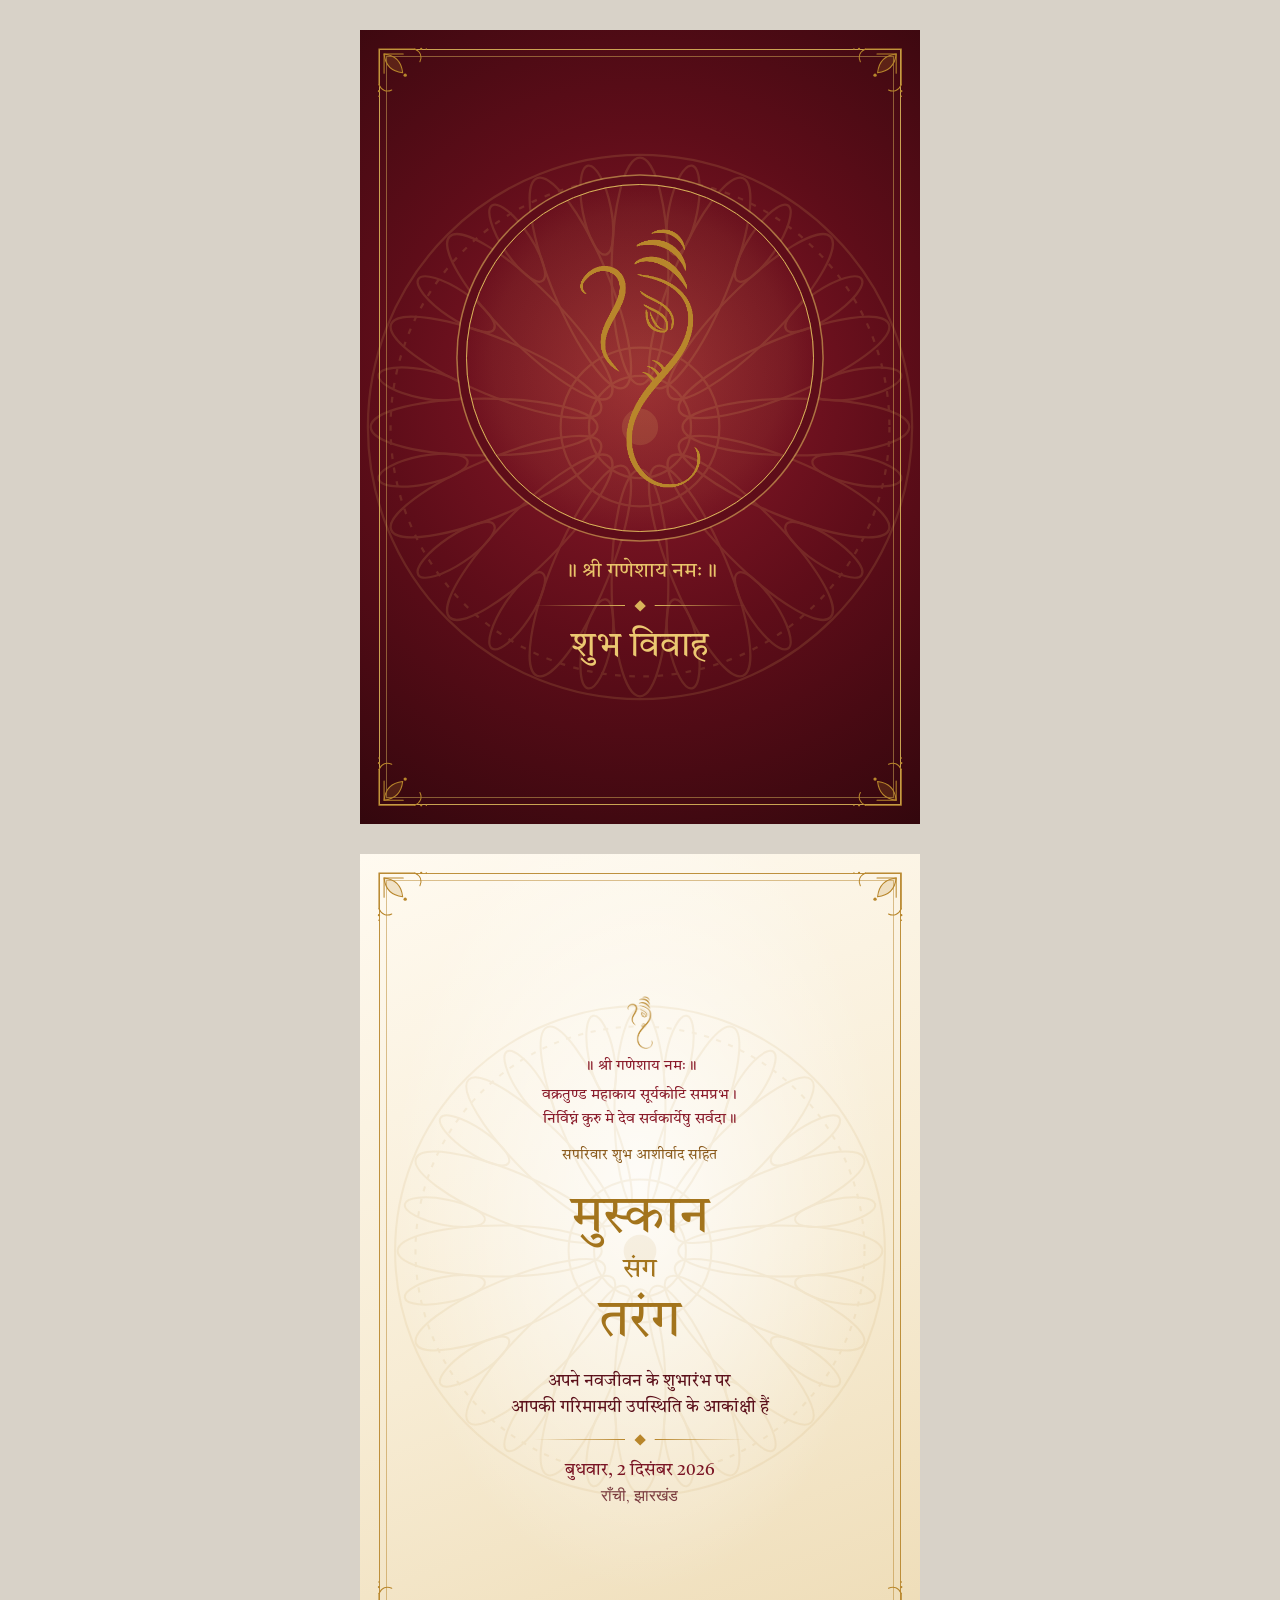
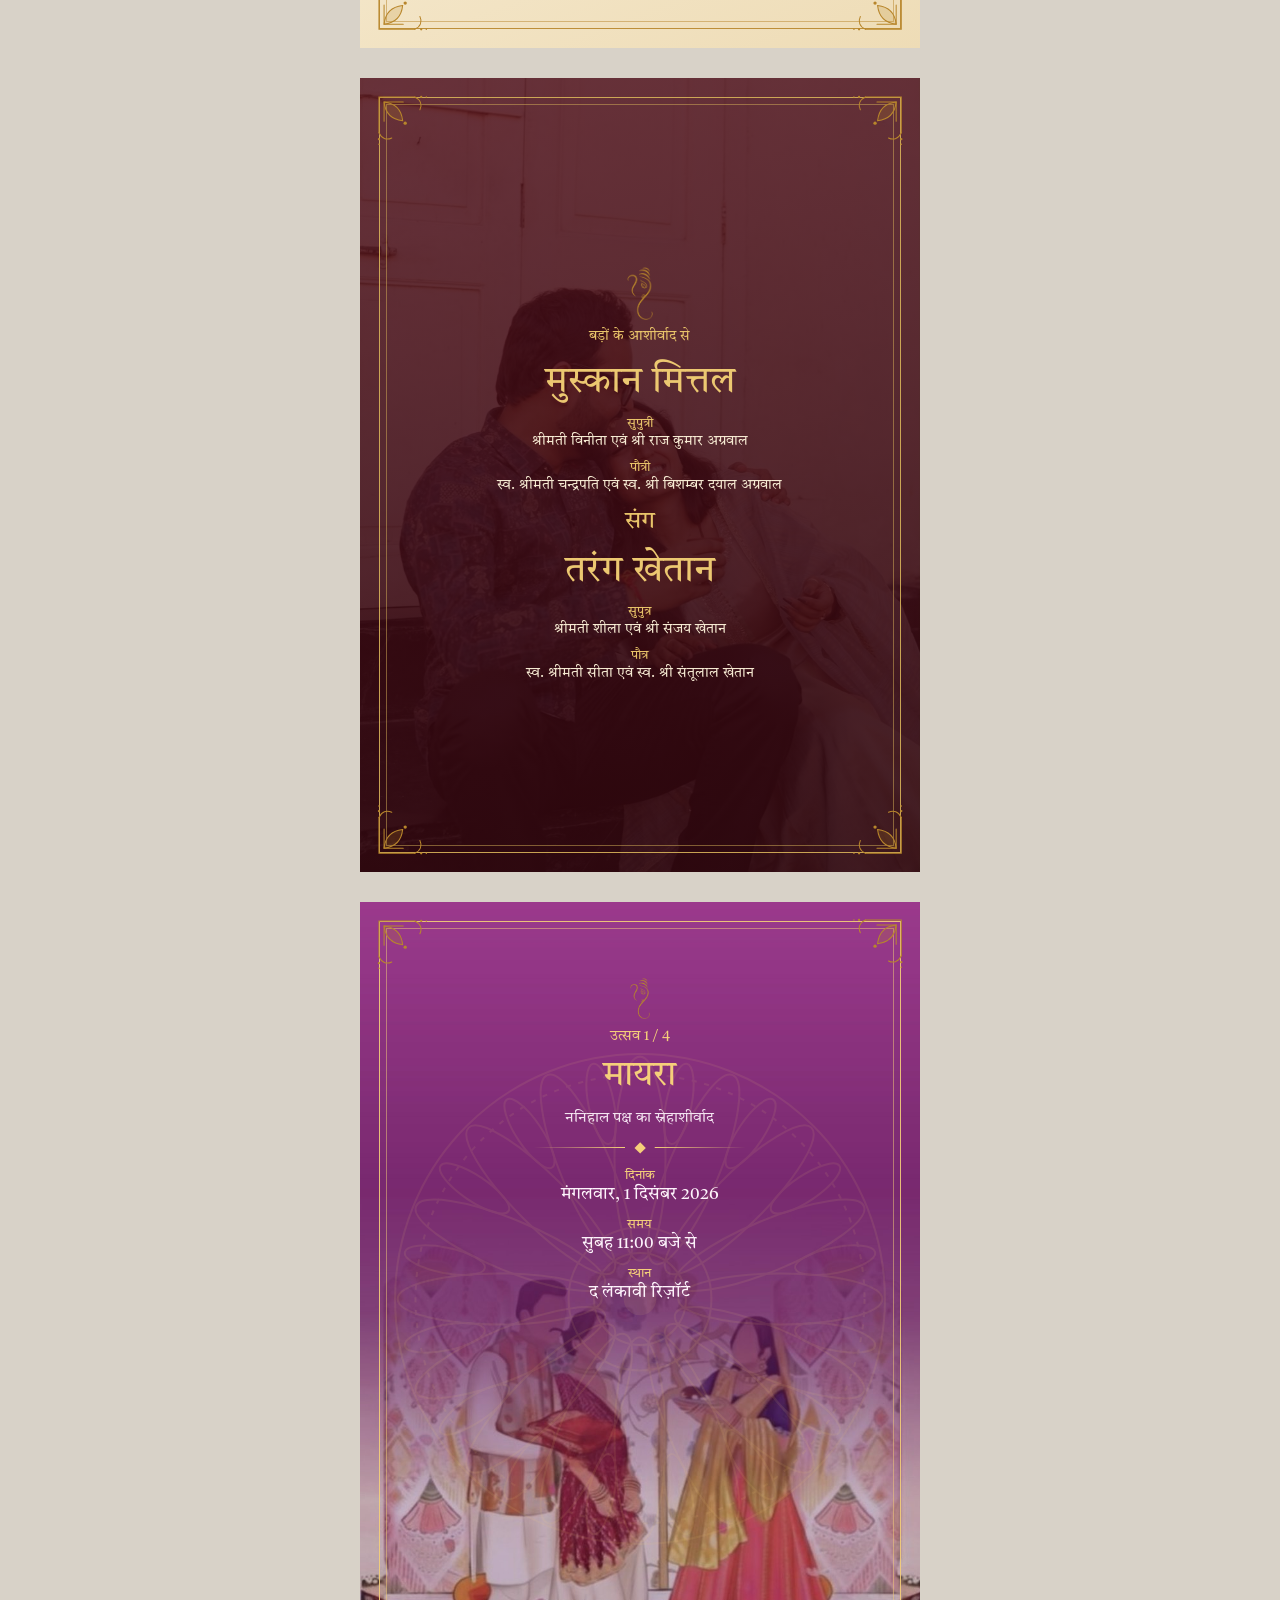
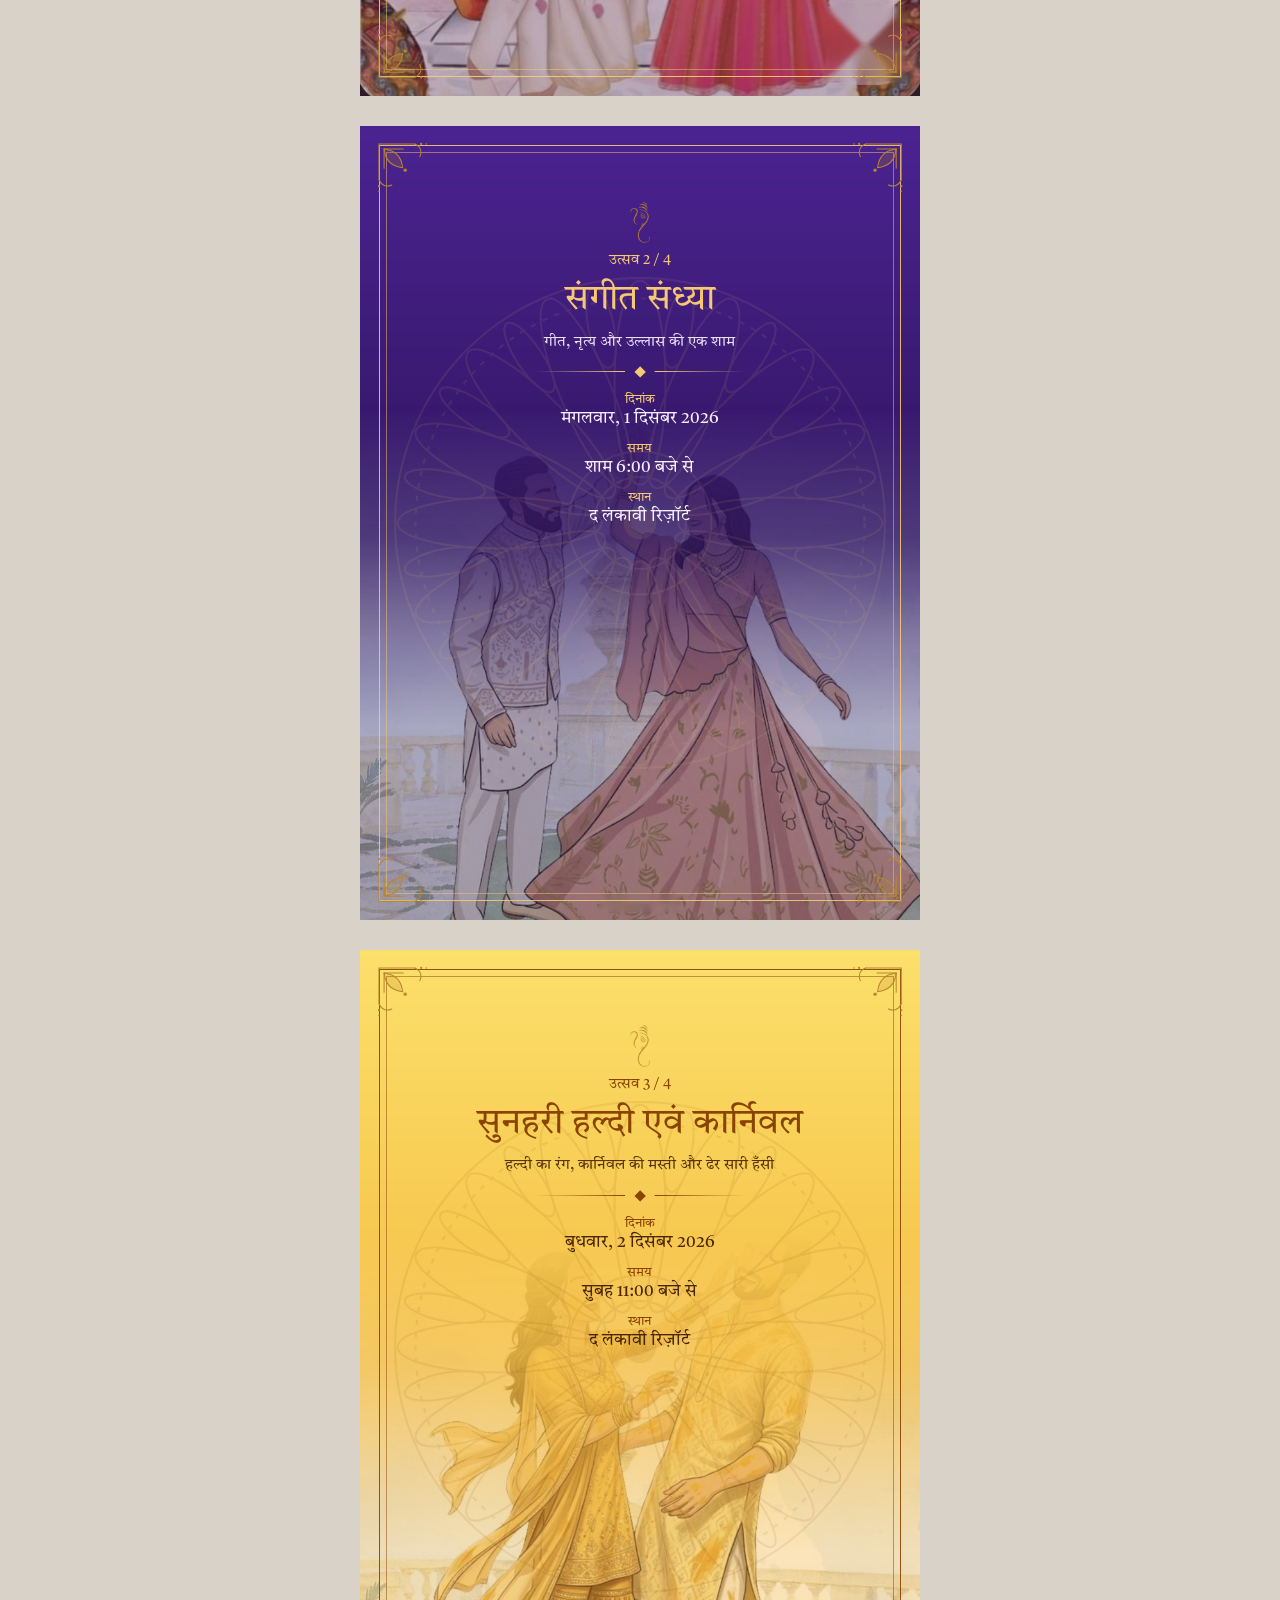
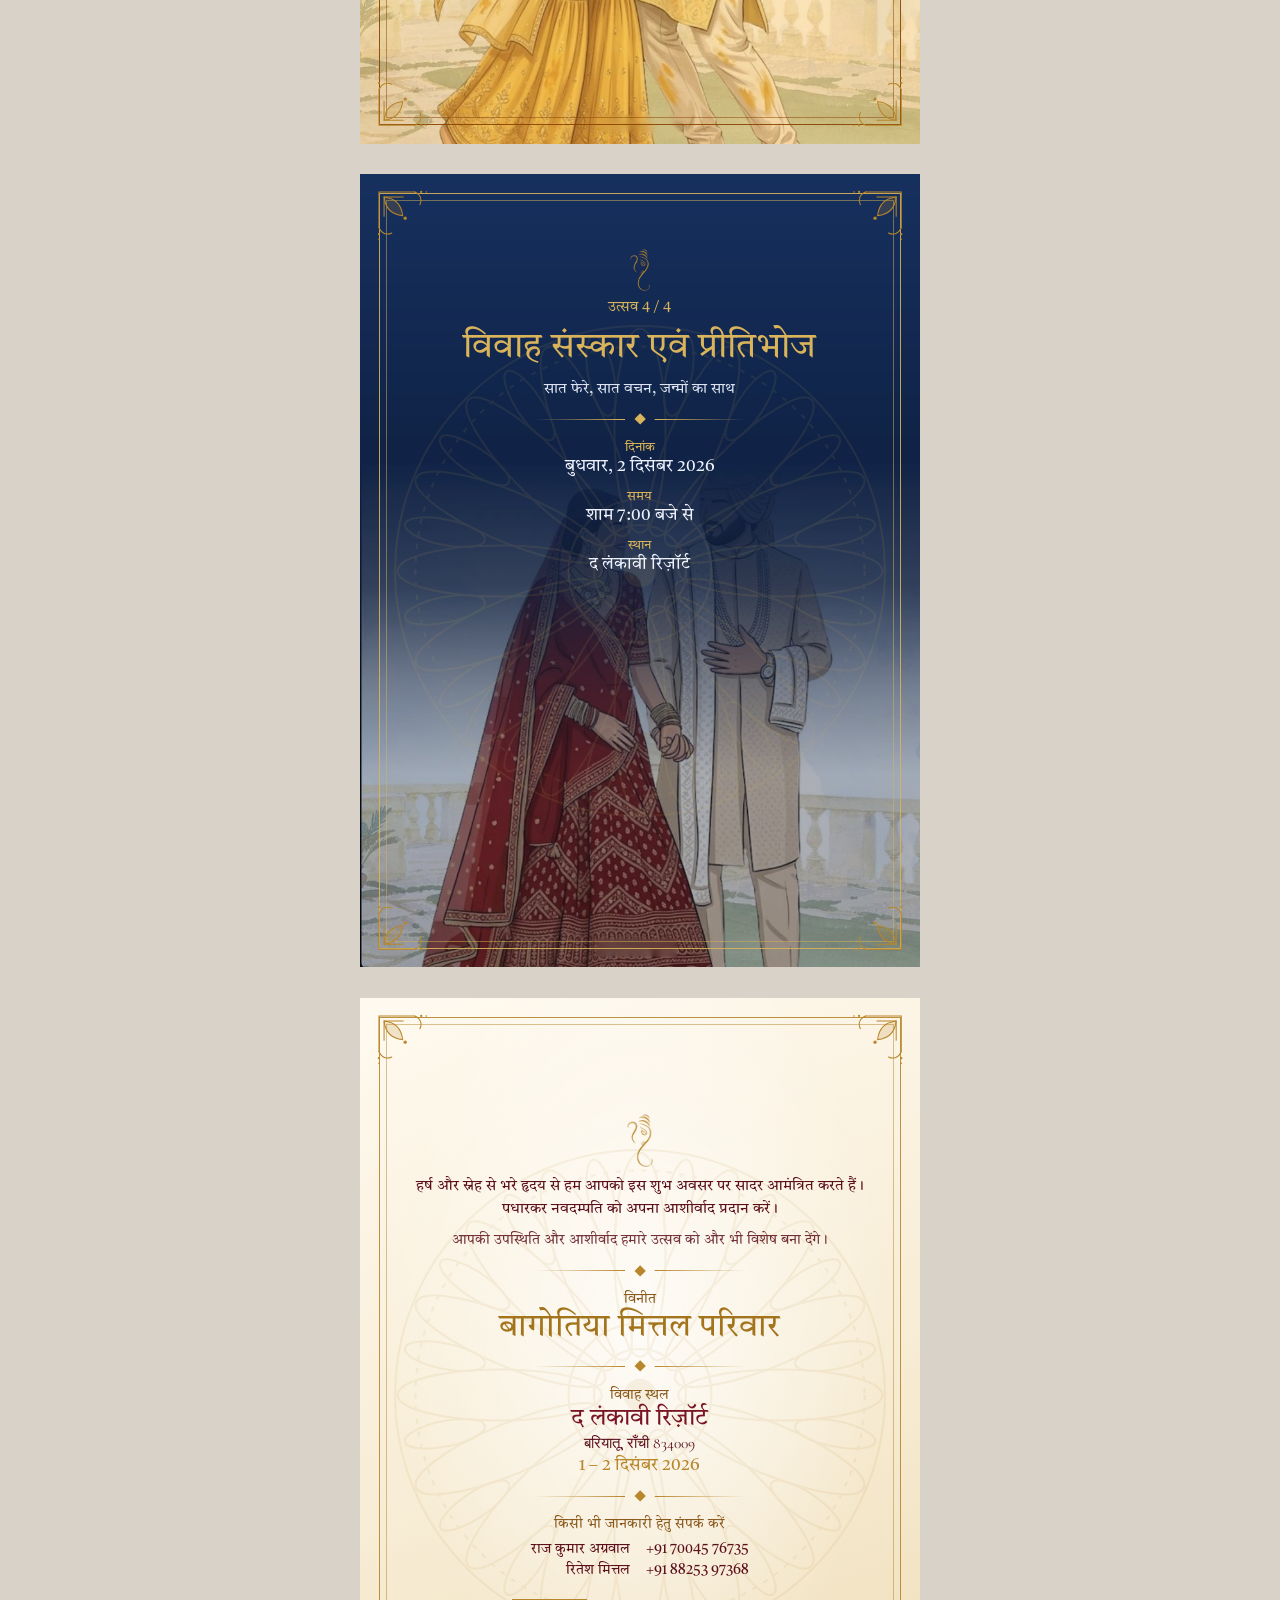
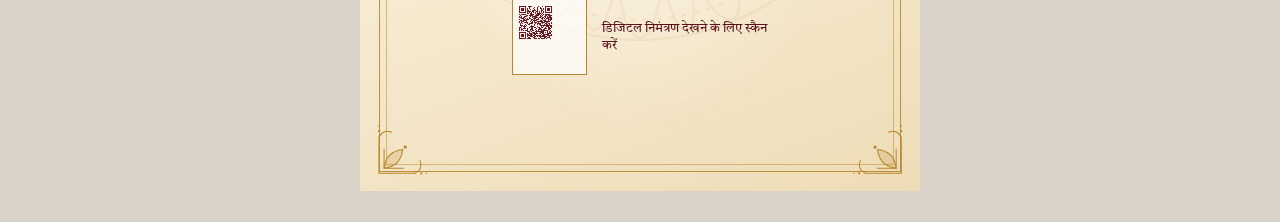
<file: print/invitation-hi.html>
<!doctype html>
<html lang="hi">
<head>
<meta charset="utf-8" />
<title>मुस्कान संग तरंग · निमंत्रण</title>
<!-- Generated by print/build-print.py; edit that file, not this one. -->
<link rel="preconnect" href="https://fonts.googleapis.com" />
<link rel="preconnect" href="https://fonts.gstatic.com" crossorigin />
<link href="https://fonts.googleapis.com/css2?family=Cinzel:wght@400;600&family=Cormorant+Garamond:ital,wght@0,400;0,500;0,600;1,400;1,500&family=Great+Vibes&family=Tiro+Devanagari+Hindi&display=block" rel="stylesheet" />
<style>
@page { size: A5; margin: 0; }
* { box-sizing: border-box; margin: 0; }
html, body { background: #d8d2c8; }
body { font-family: "Cormorant Garamond", Georgia, serif; -webkit-print-color-adjust: exact; print-color-adjust: exact; }
.page {
  position: relative; width: 148mm; height: 210mm; margin: 8mm auto; overflow: hidden;
  display: flex; flex-direction: column; align-items: center; justify-content: center;
  text-align: center; padding: 18mm 14mm; break-after: page; page-break-after: always;
}
@media print { html, body { background: none; } .page { margin: 0; } }
.frame { position: absolute; inset: 5mm; border: 1.2pt solid var(--line); opacity: 0.9; }
.frame::before { content: ""; position: absolute; inset: 1.6mm; border: 0.6pt solid var(--line); opacity: 0.55; }
.corner { position: absolute; width: 17mm; height: 17mm; background: url("data:image/svg+xml,%3Csvg xmlns='http://www.w3.org/2000/svg' viewBox='0 0 100 100' fill='none' stroke='%23b8862b' stroke-width='1.6' stroke-linecap='round'%3E%3Cpath d='M14 70V14h56'/%3E%3Cpath d='M22 52V22h30'/%3E%3Cpath d='M22 22c18 2 27 11 29 29-18-2-27-11-29-29z' fill='%23b8862b' fill-opacity='.2'/%3E%3Cpath d='M14 70c4 9 12 12 20 8M70 14c9 4 12 12 8 20'/%3E%3Ccircle cx='55' cy='55' r='2.6' fill='%23b8862b' stroke='none'/%3E%3Ccircle cx='14' cy='80' r='1.8' fill='%23b8862b' stroke='none'/%3E%3Ccircle cx='80' cy='14' r='1.8' fill='%23b8862b' stroke='none'/%3E%3Ccircle cx='14' cy='88' r='1.2' fill='%23b8862b' stroke='none'/%3E%3Ccircle cx='88' cy='14' r='1.2' fill='%23b8862b' stroke='none'/%3E%3C/svg%3E") no-repeat center / contain; }
.corner.tl { top: 2.5mm; left: 2.5mm; } .corner.tr { top: 2.5mm; right: 2.5mm; transform: scaleX(-1); }
.corner.bl { bottom: 2.5mm; left: 2.5mm; transform: scaleY(-1); } .corner.br { bottom: 2.5mm; right: 2.5mm; transform: scale(-1, -1); }
.mandala { position: absolute; width: 135mm; left: 50%; top: 50%; transform: translate(-50%, -50%); opacity: 0.09; }
.content { position: relative; width: 100%; }
.ganesh { display: block; height: 14mm; margin: 0 auto 2mm; }
.caps { font-family: Cinzel, serif; text-transform: uppercase; letter-spacing: 0.18em; font-size: 8pt; }
:lang(hi) .caps { font-family: "Tiro Devanagari Hindi", serif; letter-spacing: 0; text-transform: none; font-size: 10.5pt; }
.script { font-family: "Great Vibes", cursive; font-weight: 400; }
:lang(hi) .script { font-family: "Tiro Devanagari Hindi", serif; }
/* Solid gold, not a gradient clipped to the text: PDF viewers such as macOS Preview
   draw clipped gradients, soft text shadows and CSS masks as solid blocks. */
.foil { color: #a3741c; }
.foil.light { color: #ecc871; }
.divider { display: flex; align-items: center; justify-content: center; gap: 3mm; margin: 4mm auto; color: var(--div, #b8862b); }
.divider::before, .divider::after { content: ""; width: 24mm; height: 0.6pt; background: linear-gradient(90deg, transparent, currentColor); }
.divider::after { transform: scaleX(-1); }
.divider span { width: 2.2mm; height: 2.2mm; background: currentColor; transform: rotate(45deg); }

/* 1 · cover: deep maroon, gold seal */
.cover { color: #f3dc9a; background: radial-gradient(circle at 50% 45%, #8e1a2a 0%, #5e0d19 50%, #33070d 100%); }
.cover .mandala { opacity: 0.14; width: 150mm; }
.cover .invocation { font-family: "Tiro Devanagari Hindi", serif; font-size: 12pt; color: #e9c46a; }
/* the cover is Ganesh ji alone, large, in a gold double ring, with "Shubh Vivah" below */
.cover { --div: #d9b45a; }
.cover .halo { width: 92mm; height: 92mm; margin: 0 auto 7mm; border-radius: 50%; display: grid; place-items: center;
  border: 1pt solid #d9b45a; box-shadow: 0 0 0 2.2mm #5e0d19, 0 0 0 2.6mm rgba(217, 180, 90, 0.6);
  background: radial-gradient(circle, rgba(233, 196, 106, 0.16) 0%, rgba(233, 196, 106, 0.05) 60%, transparent 72%); }
.cover .ganesh-big { height: 70mm; width: auto; }
.cover .invocation { font-size: 16pt !important; }
.cover .shubh { font-family: "Tiro Devanagari Hindi", serif; font-size: 26pt; color: #ecc871; }
.cover .names { font-size: 44pt; line-height: 1.05; }
:lang(hi) .cover .names { font-size: 36pt; line-height: 1.3; }
.cover .names em { display: block; font-style: normal; font-size: 0.5em; }
.cover .when { font-family: Cinzel, serif; letter-spacing: 0.2em; font-size: 10pt; color: #e9c46a; margin-top: 6mm; }
:lang(hi) .cover .when { font-family: "Tiro Devanagari Hindi", serif; letter-spacing: 0; font-size: 12pt; }

/* cream pages: the invitation and the back */
.cream { color: #5b0f1a; background: radial-gradient(ellipse at 50% 42%, rgba(255,255,255,0.8), transparent 62%), linear-gradient(160deg, #fffaf0 0%, #f7ecd4 55%, #eedcb6 100%); }
.cream .caps { color: #8a5a1c; }
.invite .invocation { font-family: "Tiro Devanagari Hindi", serif; color: #8a1c2b; font-size: 11pt; margin-bottom: 4mm; }
.invite .shloka { font-family: "Tiro Devanagari Hindi", serif; color: #8a1c2b; font-size: 11pt; line-height: 1.6; margin: -2mm 0 4mm; }
.invite .names { font-size: 46pt; line-height: 1.05; margin: 5mm 0 2mm; }
:lang(hi) .invite .names { font-size: 40pt; line-height: 1.3; }
.invite .names em { display: block; font-style: normal; font-size: 0.5em; }
.invite .line { font-style: italic; font-size: 13.5pt; line-height: 1.55; margin: 3mm 0; }
:lang(hi) .invite .line { font-family: "Tiro Devanagari Hindi", serif; font-style: normal; font-size: 12.5pt; }
.invite .date { font-family: Cinzel, serif; color: #7a1424; font-size: 12.5pt; letter-spacing: 0.08em; }
:lang(hi) .invite .date, :lang(hi) .back .when { font-family: "Tiro Devanagari Hindi", serif; letter-spacing: 0; font-size: 13pt; }
.invite .city { font-size: 12pt; opacity: 0.8; margin-top: 1mm; }

/* 3 · the couple, on their photo under a maroon wash */
.couple { color: #f6ead2; background: linear-gradient(170deg, rgba(74, 10, 21, 0.8), rgba(46, 5, 12, 0.88)), url("../assets/images/couple-bg.jpg") center 40% / cover, #2e050c; }
.couple .caps { color: #e9c46a; }
.couple h2 { font-size: 34pt; line-height: 1.2; margin-top: 4mm; }
:lang(hi) .couple h2 { font-size: 28pt; }
.couple .rel { display: block; font-family: Cinzel, serif; text-transform: uppercase; letter-spacing: 0.1em; font-size: 7pt; color: #e9c46a; margin-top: 2.2mm; }
:lang(hi) .couple .rel { font-family: "Tiro Devanagari Hindi", serif; text-transform: none; letter-spacing: 0; font-size: 9.5pt; }
.couple .who { font-size: 11.5pt; white-space: nowrap; }
.couple .who.gp { font-style: italic; font-size: 10.5pt; }
:lang(hi) .couple .who { font-family: "Tiro Devanagari Hindi", serif; font-style: normal; font-size: 10.5pt; }
.couple .weds { font-size: 26pt; color: #e9c46a; margin: 3mm 0 -1mm; }
:lang(hi) .couple .weds { font-size: 18pt; }

/* 4–7 · the celebrations: page colours of the website, the illustration standing at the bottom */
/* the page colour and the faded illustration are one ready-made image (see bake_backgrounds) */
.event { color: var(--ink); justify-content: flex-start; padding-top: 20mm; background: var(--bg2) var(--page) center / cover no-repeat; }
.event .caps { color: var(--accent); }
.event h2 { font-size: 38pt; line-height: 1.12; margin: 2mm 0; color: var(--accent); }
:lang(hi) .event h2 { font-size: 26pt; line-height: 1.35; }
.event .tag { font-style: italic; font-size: 12.5pt; opacity: 0.92; }
:lang(hi) .event .tag { font-family: "Tiro Devanagari Hindi", serif; font-style: normal; font-size: 11.5pt; }
.event dl { margin-top: 1mm; }
.event dt { font-family: Cinzel, serif; text-transform: uppercase; letter-spacing: 0.16em; font-size: 7.5pt; color: var(--accent); margin-top: 2.6mm; }
:lang(hi) .event dt { font-family: "Tiro Devanagari Hindi", serif; letter-spacing: 0; font-size: 9.5pt; }
.event dd { font-size: 13.5pt; font-weight: 600; }
:lang(hi) .event dd { font-family: "Tiro Devanagari Hindi", serif; font-weight: 400; font-size: 12.5pt; }
.event .ganesh { height: 11mm; }

/* 8 · back: message, regards, venue, contacts, QR */
.back { justify-content: center; padding-block: 14mm; }
.back .msg { font-style: italic; font-size: 12.5pt; line-height: 1.55; }
:lang(hi) .back .msg { font-family: "Tiro Devanagari Hindi", serif; font-style: normal; font-size: 11.5pt; }
.back .msg.note { font-size: 11pt; margin-top: 2mm; opacity: 0.85; }
:lang(hi) .back .msg.note { font-size: 10.5pt; }
.back .regards { font-size: 32pt; line-height: 1.2; }
:lang(hi) .back .regards { font-size: 24pt; }
.back .venue { font-size: 24pt; color: #7a1424; line-height: 1.2; }
:lang(hi) .back .venue { font-size: 18pt; }
.back .addr { font-size: 11.5pt; }
.back .when { font-family: Cinzel, serif; color: #b8862b; font-size: 9pt; letter-spacing: 0.12em; margin-top: 0.6mm; }
.back .contacts { display: grid; grid-template-columns: auto auto; gap: 0.6mm 4mm; justify-content: center; font-size: 11pt; margin-top: 1.5mm; }
:lang(hi) .back .contacts { font-family: "Tiro Devanagari Hindi", serif; font-size: 10.5pt; }
.back .contacts span:nth-child(odd) { text-align: right; }
.back .qr { display: flex; align-items: center; justify-content: center; gap: 4mm; margin-top: 5mm; }
.back .qr-code { width: 20mm; height: 20mm; padding: 1.6mm; background: rgba(255,255,255,0.7); border: 0.6pt solid #b8862b; }
.back .qr p { font-size: 10pt; font-style: italic; max-width: 44mm; text-align: left; line-height: 1.35; }
:lang(hi) .back .qr p { font-family: "Tiro Devanagari Hindi", serif; font-style: normal; font-size: 9.5pt; }
</style>
</head>
<body>
<section class="page cover"><svg class="mandala" viewBox="0 0 200 200" fill="none" stroke="#e9c46a" stroke-width="0.8"><ellipse cx="100" cy="45" rx="10" ry="40" transform="rotate(0.0 100 100)"/><ellipse cx="100" cy="22" rx="5" ry="16" transform="rotate(11.25 100 100)"/><ellipse cx="100" cy="45" rx="10" ry="40" transform="rotate(22.5 100 100)"/><ellipse cx="100" cy="22" rx="5" ry="16" transform="rotate(33.75 100 100)"/><ellipse cx="100" cy="45" rx="10" ry="40" transform="rotate(45.0 100 100)"/><ellipse cx="100" cy="22" rx="5" ry="16" transform="rotate(56.25 100 100)"/><ellipse cx="100" cy="45" rx="10" ry="40" transform="rotate(67.5 100 100)"/><ellipse cx="100" cy="22" rx="5" ry="16" transform="rotate(78.75 100 100)"/><ellipse cx="100" cy="45" rx="10" ry="40" transform="rotate(90.0 100 100)"/><ellipse cx="100" cy="22" rx="5" ry="16" transform="rotate(101.25 100 100)"/><ellipse cx="100" cy="45" rx="10" ry="40" transform="rotate(112.5 100 100)"/><ellipse cx="100" cy="22" rx="5" ry="16" transform="rotate(123.75 100 100)"/><ellipse cx="100" cy="45" rx="10" ry="40" transform="rotate(135.0 100 100)"/><ellipse cx="100" cy="22" rx="5" ry="16" transform="rotate(146.25 100 100)"/><ellipse cx="100" cy="45" rx="10" ry="40" transform="rotate(157.5 100 100)"/><ellipse cx="100" cy="22" rx="5" ry="16" transform="rotate(168.75 100 100)"/><ellipse cx="100" cy="45" rx="10" ry="40" transform="rotate(180.0 100 100)"/><ellipse cx="100" cy="22" rx="5" ry="16" transform="rotate(191.25 100 100)"/><ellipse cx="100" cy="45" rx="10" ry="40" transform="rotate(202.5 100 100)"/><ellipse cx="100" cy="22" rx="5" ry="16" transform="rotate(213.75 100 100)"/><ellipse cx="100" cy="45" rx="10" ry="40" transform="rotate(225.0 100 100)"/><ellipse cx="100" cy="22" rx="5" ry="16" transform="rotate(236.25 100 100)"/><ellipse cx="100" cy="45" rx="10" ry="40" transform="rotate(247.5 100 100)"/><ellipse cx="100" cy="22" rx="5" ry="16" transform="rotate(258.75 100 100)"/><ellipse cx="100" cy="45" rx="10" ry="40" transform="rotate(270.0 100 100)"/><ellipse cx="100" cy="22" rx="5" ry="16" transform="rotate(281.25 100 100)"/><ellipse cx="100" cy="45" rx="10" ry="40" transform="rotate(292.5 100 100)"/><ellipse cx="100" cy="22" rx="5" ry="16" transform="rotate(303.75 100 100)"/><ellipse cx="100" cy="45" rx="10" ry="40" transform="rotate(315.0 100 100)"/><ellipse cx="100" cy="22" rx="5" ry="16" transform="rotate(326.25 100 100)"/><ellipse cx="100" cy="45" rx="10" ry="40" transform="rotate(337.5 100 100)"/><ellipse cx="100" cy="22" rx="5" ry="16" transform="rotate(348.75 100 100)"/><circle cx="100" cy="100" r="96"/><circle cx="100" cy="100" r="88" stroke-dasharray="2 3"/><circle cx="100" cy="100" r="28"/><circle cx="100" cy="100" r="18"/><circle cx="100" cy="100" r="6" fill="#e9c46a"/></svg><div class="frame" style="--line:#d9b45a"></div><i class="corner tl"></i><i class="corner tr"></i><i class="corner bl"></i><i class="corner br"></i>
  <div class="content">
    <div class="halo"><img class="ganesh-big" src="../assets/images/ganesh-gold.png" alt="" /></div>
    <p class="invocation">॥ श्री गणेशाय नमः ॥</p>
    <div class="divider"><span></span></div>
    <p class="shubh">शुभ विवाह</p>
  </div></section>
<section class="page cream invite"><svg class="mandala" viewBox="0 0 200 200" fill="none" stroke="#b8862b" stroke-width="0.8"><ellipse cx="100" cy="45" rx="10" ry="40" transform="rotate(0.0 100 100)"/><ellipse cx="100" cy="22" rx="5" ry="16" transform="rotate(11.25 100 100)"/><ellipse cx="100" cy="45" rx="10" ry="40" transform="rotate(22.5 100 100)"/><ellipse cx="100" cy="22" rx="5" ry="16" transform="rotate(33.75 100 100)"/><ellipse cx="100" cy="45" rx="10" ry="40" transform="rotate(45.0 100 100)"/><ellipse cx="100" cy="22" rx="5" ry="16" transform="rotate(56.25 100 100)"/><ellipse cx="100" cy="45" rx="10" ry="40" transform="rotate(67.5 100 100)"/><ellipse cx="100" cy="22" rx="5" ry="16" transform="rotate(78.75 100 100)"/><ellipse cx="100" cy="45" rx="10" ry="40" transform="rotate(90.0 100 100)"/><ellipse cx="100" cy="22" rx="5" ry="16" transform="rotate(101.25 100 100)"/><ellipse cx="100" cy="45" rx="10" ry="40" transform="rotate(112.5 100 100)"/><ellipse cx="100" cy="22" rx="5" ry="16" transform="rotate(123.75 100 100)"/><ellipse cx="100" cy="45" rx="10" ry="40" transform="rotate(135.0 100 100)"/><ellipse cx="100" cy="22" rx="5" ry="16" transform="rotate(146.25 100 100)"/><ellipse cx="100" cy="45" rx="10" ry="40" transform="rotate(157.5 100 100)"/><ellipse cx="100" cy="22" rx="5" ry="16" transform="rotate(168.75 100 100)"/><ellipse cx="100" cy="45" rx="10" ry="40" transform="rotate(180.0 100 100)"/><ellipse cx="100" cy="22" rx="5" ry="16" transform="rotate(191.25 100 100)"/><ellipse cx="100" cy="45" rx="10" ry="40" transform="rotate(202.5 100 100)"/><ellipse cx="100" cy="22" rx="5" ry="16" transform="rotate(213.75 100 100)"/><ellipse cx="100" cy="45" rx="10" ry="40" transform="rotate(225.0 100 100)"/><ellipse cx="100" cy="22" rx="5" ry="16" transform="rotate(236.25 100 100)"/><ellipse cx="100" cy="45" rx="10" ry="40" transform="rotate(247.5 100 100)"/><ellipse cx="100" cy="22" rx="5" ry="16" transform="rotate(258.75 100 100)"/><ellipse cx="100" cy="45" rx="10" ry="40" transform="rotate(270.0 100 100)"/><ellipse cx="100" cy="22" rx="5" ry="16" transform="rotate(281.25 100 100)"/><ellipse cx="100" cy="45" rx="10" ry="40" transform="rotate(292.5 100 100)"/><ellipse cx="100" cy="22" rx="5" ry="16" transform="rotate(303.75 100 100)"/><ellipse cx="100" cy="45" rx="10" ry="40" transform="rotate(315.0 100 100)"/><ellipse cx="100" cy="22" rx="5" ry="16" transform="rotate(326.25 100 100)"/><ellipse cx="100" cy="45" rx="10" ry="40" transform="rotate(337.5 100 100)"/><ellipse cx="100" cy="22" rx="5" ry="16" transform="rotate(348.75 100 100)"/><circle cx="100" cy="100" r="96"/><circle cx="100" cy="100" r="88" stroke-dasharray="2 3"/><circle cx="100" cy="100" r="28"/><circle cx="100" cy="100" r="18"/><circle cx="100" cy="100" r="6" fill="#b8862b"/></svg><div class="frame" style="--line:#b8862b"></div><i class="corner tl"></i><i class="corner tr"></i><i class="corner bl"></i><i class="corner br"></i>
  <div class="content">
    <img class="ganesh" src="../assets/images/ganesh-gold.png" alt="" />
    <p class="invocation">॥ श्री गणेशाय नमः ॥</p>
    <p class="shloka">वक्रतुण्ड महाकाय सूर्यकोटि समप्रभ ।<br />निर्विघ्नं कुरु मे देव सर्वकार्येषु सर्वदा ॥</p>
    <p class="caps">सपरिवार शुभ आशीर्वाद सहित</p>
    <h1 class="names script foil">मुस्कान<em>संग</em>तरंग</h1>
    <p class="line">अपने नवजीवन के शुभारंभ पर<br />आपकी गरिमामयी उपस्थिति के आकांक्षी हैं</p>
    <div class="divider"><span></span></div>
    <p class="date">बुधवार, 2 दिसंबर 2026</p>
    <p class="city">राँची, झारखंड</p>
  </div></section>
<section class="page couple"><div class="frame" style="--line:#d9b45a"></div><i class="corner tl"></i><i class="corner tr"></i><i class="corner bl"></i><i class="corner br"></i>
  <div class="content">
    <img class="ganesh" src="../assets/images/ganesh-gold.png" alt="" />
    <p class="caps">बड़ों के आशीर्वाद से</p>
    <h2 class="script foil light">मुस्कान मित्तल</h2><span class="rel">सुपुत्री</span><p class="who">श्रीमती विनीता एवं श्री राज कुमार अग्रवाल</p><span class="rel">पौत्री</span><p class="who gp">स्व. श्रीमती चन्द्रपति एवं स्व. श्री बिशम्बर दयाल अग्रवाल</p>
    <p class="weds script">संग</p>
    <h2 class="script foil light">तरंग खेतान</h2><span class="rel">सुपुत्र</span><p class="who">श्रीमती शीला एवं श्री संजय खेतान</p><span class="rel">पौत्र</span><p class="who gp">स्व. श्रीमती सीता एवं स्व. श्री संतूलाल खेतान</p>
  </div></section>
<section class="page event" style="--bg2:#3b0a3a;--accent:#f5cf7a;--ink:#fdf3fb;--div:#f5cf7a;--page:url(bg-mayra.jpg)"><svg class="mandala" viewBox="0 0 200 200" fill="none" stroke="#f5cf7a" stroke-width="0.8"><ellipse cx="100" cy="45" rx="10" ry="40" transform="rotate(0.0 100 100)"/><ellipse cx="100" cy="22" rx="5" ry="16" transform="rotate(11.25 100 100)"/><ellipse cx="100" cy="45" rx="10" ry="40" transform="rotate(22.5 100 100)"/><ellipse cx="100" cy="22" rx="5" ry="16" transform="rotate(33.75 100 100)"/><ellipse cx="100" cy="45" rx="10" ry="40" transform="rotate(45.0 100 100)"/><ellipse cx="100" cy="22" rx="5" ry="16" transform="rotate(56.25 100 100)"/><ellipse cx="100" cy="45" rx="10" ry="40" transform="rotate(67.5 100 100)"/><ellipse cx="100" cy="22" rx="5" ry="16" transform="rotate(78.75 100 100)"/><ellipse cx="100" cy="45" rx="10" ry="40" transform="rotate(90.0 100 100)"/><ellipse cx="100" cy="22" rx="5" ry="16" transform="rotate(101.25 100 100)"/><ellipse cx="100" cy="45" rx="10" ry="40" transform="rotate(112.5 100 100)"/><ellipse cx="100" cy="22" rx="5" ry="16" transform="rotate(123.75 100 100)"/><ellipse cx="100" cy="45" rx="10" ry="40" transform="rotate(135.0 100 100)"/><ellipse cx="100" cy="22" rx="5" ry="16" transform="rotate(146.25 100 100)"/><ellipse cx="100" cy="45" rx="10" ry="40" transform="rotate(157.5 100 100)"/><ellipse cx="100" cy="22" rx="5" ry="16" transform="rotate(168.75 100 100)"/><ellipse cx="100" cy="45" rx="10" ry="40" transform="rotate(180.0 100 100)"/><ellipse cx="100" cy="22" rx="5" ry="16" transform="rotate(191.25 100 100)"/><ellipse cx="100" cy="45" rx="10" ry="40" transform="rotate(202.5 100 100)"/><ellipse cx="100" cy="22" rx="5" ry="16" transform="rotate(213.75 100 100)"/><ellipse cx="100" cy="45" rx="10" ry="40" transform="rotate(225.0 100 100)"/><ellipse cx="100" cy="22" rx="5" ry="16" transform="rotate(236.25 100 100)"/><ellipse cx="100" cy="45" rx="10" ry="40" transform="rotate(247.5 100 100)"/><ellipse cx="100" cy="22" rx="5" ry="16" transform="rotate(258.75 100 100)"/><ellipse cx="100" cy="45" rx="10" ry="40" transform="rotate(270.0 100 100)"/><ellipse cx="100" cy="22" rx="5" ry="16" transform="rotate(281.25 100 100)"/><ellipse cx="100" cy="45" rx="10" ry="40" transform="rotate(292.5 100 100)"/><ellipse cx="100" cy="22" rx="5" ry="16" transform="rotate(303.75 100 100)"/><ellipse cx="100" cy="45" rx="10" ry="40" transform="rotate(315.0 100 100)"/><ellipse cx="100" cy="22" rx="5" ry="16" transform="rotate(326.25 100 100)"/><ellipse cx="100" cy="45" rx="10" ry="40" transform="rotate(337.5 100 100)"/><ellipse cx="100" cy="22" rx="5" ry="16" transform="rotate(348.75 100 100)"/><circle cx="100" cy="100" r="96"/><circle cx="100" cy="100" r="88" stroke-dasharray="2 3"/><circle cx="100" cy="100" r="28"/><circle cx="100" cy="100" r="18"/><circle cx="100" cy="100" r="6" fill="#f5cf7a"/></svg><div class="frame" style="--line:#f5cf7a"></div><i class="corner tl"></i><i class="corner tr"></i><i class="corner bl"></i><i class="corner br"></i>
  <div class="content">
    <img class="ganesh" src="../assets/images/ganesh-gold.png" alt="" />
    <p class="caps">उत्सव 1 / 4</p>
    <h2 class="script">मायरा</h2>
    <p class="tag">ननिहाल पक्ष का स्नेहाशीर्वाद</p>
    <div class="divider"><span></span></div>
    <dl><dt>दिनांक</dt><dd>मंगलवार, 1 दिसंबर 2026</dd><dt>समय</dt><dd>सुबह 11:00 बजे से</dd><dt>स्थान</dt><dd>द लंकावी रिज़ॉर्ट</dd></dl>
  </div></section>
<section class="page event" style="--bg2:#170833;--accent:#f7c873;--ink:#f7efff;--div:#f7c873;--page:url(bg-sangeet.jpg)"><svg class="mandala" viewBox="0 0 200 200" fill="none" stroke="#f7c873" stroke-width="0.8"><ellipse cx="100" cy="45" rx="10" ry="40" transform="rotate(0.0 100 100)"/><ellipse cx="100" cy="22" rx="5" ry="16" transform="rotate(11.25 100 100)"/><ellipse cx="100" cy="45" rx="10" ry="40" transform="rotate(22.5 100 100)"/><ellipse cx="100" cy="22" rx="5" ry="16" transform="rotate(33.75 100 100)"/><ellipse cx="100" cy="45" rx="10" ry="40" transform="rotate(45.0 100 100)"/><ellipse cx="100" cy="22" rx="5" ry="16" transform="rotate(56.25 100 100)"/><ellipse cx="100" cy="45" rx="10" ry="40" transform="rotate(67.5 100 100)"/><ellipse cx="100" cy="22" rx="5" ry="16" transform="rotate(78.75 100 100)"/><ellipse cx="100" cy="45" rx="10" ry="40" transform="rotate(90.0 100 100)"/><ellipse cx="100" cy="22" rx="5" ry="16" transform="rotate(101.25 100 100)"/><ellipse cx="100" cy="45" rx="10" ry="40" transform="rotate(112.5 100 100)"/><ellipse cx="100" cy="22" rx="5" ry="16" transform="rotate(123.75 100 100)"/><ellipse cx="100" cy="45" rx="10" ry="40" transform="rotate(135.0 100 100)"/><ellipse cx="100" cy="22" rx="5" ry="16" transform="rotate(146.25 100 100)"/><ellipse cx="100" cy="45" rx="10" ry="40" transform="rotate(157.5 100 100)"/><ellipse cx="100" cy="22" rx="5" ry="16" transform="rotate(168.75 100 100)"/><ellipse cx="100" cy="45" rx="10" ry="40" transform="rotate(180.0 100 100)"/><ellipse cx="100" cy="22" rx="5" ry="16" transform="rotate(191.25 100 100)"/><ellipse cx="100" cy="45" rx="10" ry="40" transform="rotate(202.5 100 100)"/><ellipse cx="100" cy="22" rx="5" ry="16" transform="rotate(213.75 100 100)"/><ellipse cx="100" cy="45" rx="10" ry="40" transform="rotate(225.0 100 100)"/><ellipse cx="100" cy="22" rx="5" ry="16" transform="rotate(236.25 100 100)"/><ellipse cx="100" cy="45" rx="10" ry="40" transform="rotate(247.5 100 100)"/><ellipse cx="100" cy="22" rx="5" ry="16" transform="rotate(258.75 100 100)"/><ellipse cx="100" cy="45" rx="10" ry="40" transform="rotate(270.0 100 100)"/><ellipse cx="100" cy="22" rx="5" ry="16" transform="rotate(281.25 100 100)"/><ellipse cx="100" cy="45" rx="10" ry="40" transform="rotate(292.5 100 100)"/><ellipse cx="100" cy="22" rx="5" ry="16" transform="rotate(303.75 100 100)"/><ellipse cx="100" cy="45" rx="10" ry="40" transform="rotate(315.0 100 100)"/><ellipse cx="100" cy="22" rx="5" ry="16" transform="rotate(326.25 100 100)"/><ellipse cx="100" cy="45" rx="10" ry="40" transform="rotate(337.5 100 100)"/><ellipse cx="100" cy="22" rx="5" ry="16" transform="rotate(348.75 100 100)"/><circle cx="100" cy="100" r="96"/><circle cx="100" cy="100" r="88" stroke-dasharray="2 3"/><circle cx="100" cy="100" r="28"/><circle cx="100" cy="100" r="18"/><circle cx="100" cy="100" r="6" fill="#f7c873"/></svg><div class="frame" style="--line:#f7c873"></div><i class="corner tl"></i><i class="corner tr"></i><i class="corner bl"></i><i class="corner br"></i>
  <div class="content">
    <img class="ganesh" src="../assets/images/ganesh-gold.png" alt="" />
    <p class="caps">उत्सव 2 / 4</p>
    <h2 class="script">संगीत संध्या</h2>
    <p class="tag">गीत, नृत्य और उल्लास की एक शाम</p>
    <div class="divider"><span></span></div>
    <dl><dt>दिनांक</dt><dd>मंगलवार, 1 दिसंबर 2026</dd><dt>समय</dt><dd>शाम 6:00 बजे से</dd><dt>स्थान</dt><dd>द लंकावी रिज़ॉर्ट</dd></dl>
  </div></section>
<section class="page event" style="--bg2:#f0a020;--accent:#8a4300;--ink:#4a2600;--div:#8a4300;--page:url(bg-haldi.jpg)"><svg class="mandala" viewBox="0 0 200 200" fill="none" stroke="#8a4300" stroke-width="0.8"><ellipse cx="100" cy="45" rx="10" ry="40" transform="rotate(0.0 100 100)"/><ellipse cx="100" cy="22" rx="5" ry="16" transform="rotate(11.25 100 100)"/><ellipse cx="100" cy="45" rx="10" ry="40" transform="rotate(22.5 100 100)"/><ellipse cx="100" cy="22" rx="5" ry="16" transform="rotate(33.75 100 100)"/><ellipse cx="100" cy="45" rx="10" ry="40" transform="rotate(45.0 100 100)"/><ellipse cx="100" cy="22" rx="5" ry="16" transform="rotate(56.25 100 100)"/><ellipse cx="100" cy="45" rx="10" ry="40" transform="rotate(67.5 100 100)"/><ellipse cx="100" cy="22" rx="5" ry="16" transform="rotate(78.75 100 100)"/><ellipse cx="100" cy="45" rx="10" ry="40" transform="rotate(90.0 100 100)"/><ellipse cx="100" cy="22" rx="5" ry="16" transform="rotate(101.25 100 100)"/><ellipse cx="100" cy="45" rx="10" ry="40" transform="rotate(112.5 100 100)"/><ellipse cx="100" cy="22" rx="5" ry="16" transform="rotate(123.75 100 100)"/><ellipse cx="100" cy="45" rx="10" ry="40" transform="rotate(135.0 100 100)"/><ellipse cx="100" cy="22" rx="5" ry="16" transform="rotate(146.25 100 100)"/><ellipse cx="100" cy="45" rx="10" ry="40" transform="rotate(157.5 100 100)"/><ellipse cx="100" cy="22" rx="5" ry="16" transform="rotate(168.75 100 100)"/><ellipse cx="100" cy="45" rx="10" ry="40" transform="rotate(180.0 100 100)"/><ellipse cx="100" cy="22" rx="5" ry="16" transform="rotate(191.25 100 100)"/><ellipse cx="100" cy="45" rx="10" ry="40" transform="rotate(202.5 100 100)"/><ellipse cx="100" cy="22" rx="5" ry="16" transform="rotate(213.75 100 100)"/><ellipse cx="100" cy="45" rx="10" ry="40" transform="rotate(225.0 100 100)"/><ellipse cx="100" cy="22" rx="5" ry="16" transform="rotate(236.25 100 100)"/><ellipse cx="100" cy="45" rx="10" ry="40" transform="rotate(247.5 100 100)"/><ellipse cx="100" cy="22" rx="5" ry="16" transform="rotate(258.75 100 100)"/><ellipse cx="100" cy="45" rx="10" ry="40" transform="rotate(270.0 100 100)"/><ellipse cx="100" cy="22" rx="5" ry="16" transform="rotate(281.25 100 100)"/><ellipse cx="100" cy="45" rx="10" ry="40" transform="rotate(292.5 100 100)"/><ellipse cx="100" cy="22" rx="5" ry="16" transform="rotate(303.75 100 100)"/><ellipse cx="100" cy="45" rx="10" ry="40" transform="rotate(315.0 100 100)"/><ellipse cx="100" cy="22" rx="5" ry="16" transform="rotate(326.25 100 100)"/><ellipse cx="100" cy="45" rx="10" ry="40" transform="rotate(337.5 100 100)"/><ellipse cx="100" cy="22" rx="5" ry="16" transform="rotate(348.75 100 100)"/><circle cx="100" cy="100" r="96"/><circle cx="100" cy="100" r="88" stroke-dasharray="2 3"/><circle cx="100" cy="100" r="28"/><circle cx="100" cy="100" r="18"/><circle cx="100" cy="100" r="6" fill="#8a4300"/></svg><div class="frame" style="--line:#8a4300"></div><i class="corner tl"></i><i class="corner tr"></i><i class="corner bl"></i><i class="corner br"></i>
  <div class="content">
    <img class="ganesh" src="../assets/images/ganesh-gold.png" alt="" />
    <p class="caps">उत्सव 3 / 4</p>
    <h2 class="script">सुनहरी हल्दी एवं कार्निवल</h2>
    <p class="tag">हल्दी का रंग, कार्निवल की मस्ती और ढेर सारी हँसी</p>
    <div class="divider"><span></span></div>
    <dl><dt>दिनांक</dt><dd>बुधवार, 2 दिसंबर 2026</dd><dt>समय</dt><dd>सुबह 11:00 बजे से</dd><dt>स्थान</dt><dd>द लंकावी रिज़ॉर्ट</dd></dl>
  </div></section>
<section class="page event" style="--bg2:#040a1a;--accent:#d9b45a;--ink:#eef2ff;--div:#d9b45a;--page:url(bg-wedding.jpg)"><svg class="mandala" viewBox="0 0 200 200" fill="none" stroke="#d9b45a" stroke-width="0.8"><ellipse cx="100" cy="45" rx="10" ry="40" transform="rotate(0.0 100 100)"/><ellipse cx="100" cy="22" rx="5" ry="16" transform="rotate(11.25 100 100)"/><ellipse cx="100" cy="45" rx="10" ry="40" transform="rotate(22.5 100 100)"/><ellipse cx="100" cy="22" rx="5" ry="16" transform="rotate(33.75 100 100)"/><ellipse cx="100" cy="45" rx="10" ry="40" transform="rotate(45.0 100 100)"/><ellipse cx="100" cy="22" rx="5" ry="16" transform="rotate(56.25 100 100)"/><ellipse cx="100" cy="45" rx="10" ry="40" transform="rotate(67.5 100 100)"/><ellipse cx="100" cy="22" rx="5" ry="16" transform="rotate(78.75 100 100)"/><ellipse cx="100" cy="45" rx="10" ry="40" transform="rotate(90.0 100 100)"/><ellipse cx="100" cy="22" rx="5" ry="16" transform="rotate(101.25 100 100)"/><ellipse cx="100" cy="45" rx="10" ry="40" transform="rotate(112.5 100 100)"/><ellipse cx="100" cy="22" rx="5" ry="16" transform="rotate(123.75 100 100)"/><ellipse cx="100" cy="45" rx="10" ry="40" transform="rotate(135.0 100 100)"/><ellipse cx="100" cy="22" rx="5" ry="16" transform="rotate(146.25 100 100)"/><ellipse cx="100" cy="45" rx="10" ry="40" transform="rotate(157.5 100 100)"/><ellipse cx="100" cy="22" rx="5" ry="16" transform="rotate(168.75 100 100)"/><ellipse cx="100" cy="45" rx="10" ry="40" transform="rotate(180.0 100 100)"/><ellipse cx="100" cy="22" rx="5" ry="16" transform="rotate(191.25 100 100)"/><ellipse cx="100" cy="45" rx="10" ry="40" transform="rotate(202.5 100 100)"/><ellipse cx="100" cy="22" rx="5" ry="16" transform="rotate(213.75 100 100)"/><ellipse cx="100" cy="45" rx="10" ry="40" transform="rotate(225.0 100 100)"/><ellipse cx="100" cy="22" rx="5" ry="16" transform="rotate(236.25 100 100)"/><ellipse cx="100" cy="45" rx="10" ry="40" transform="rotate(247.5 100 100)"/><ellipse cx="100" cy="22" rx="5" ry="16" transform="rotate(258.75 100 100)"/><ellipse cx="100" cy="45" rx="10" ry="40" transform="rotate(270.0 100 100)"/><ellipse cx="100" cy="22" rx="5" ry="16" transform="rotate(281.25 100 100)"/><ellipse cx="100" cy="45" rx="10" ry="40" transform="rotate(292.5 100 100)"/><ellipse cx="100" cy="22" rx="5" ry="16" transform="rotate(303.75 100 100)"/><ellipse cx="100" cy="45" rx="10" ry="40" transform="rotate(315.0 100 100)"/><ellipse cx="100" cy="22" rx="5" ry="16" transform="rotate(326.25 100 100)"/><ellipse cx="100" cy="45" rx="10" ry="40" transform="rotate(337.5 100 100)"/><ellipse cx="100" cy="22" rx="5" ry="16" transform="rotate(348.75 100 100)"/><circle cx="100" cy="100" r="96"/><circle cx="100" cy="100" r="88" stroke-dasharray="2 3"/><circle cx="100" cy="100" r="28"/><circle cx="100" cy="100" r="18"/><circle cx="100" cy="100" r="6" fill="#d9b45a"/></svg><div class="frame" style="--line:#d9b45a"></div><i class="corner tl"></i><i class="corner tr"></i><i class="corner bl"></i><i class="corner br"></i>
  <div class="content">
    <img class="ganesh" src="../assets/images/ganesh-gold.png" alt="" />
    <p class="caps">उत्सव 4 / 4</p>
    <h2 class="script">विवाह संस्कार एवं प्रीतिभोज</h2>
    <p class="tag">सात फेरे, सात वचन, जन्मों का साथ</p>
    <div class="divider"><span></span></div>
    <dl><dt>दिनांक</dt><dd>बुधवार, 2 दिसंबर 2026</dd><dt>समय</dt><dd>शाम 7:00 बजे से</dd><dt>स्थान</dt><dd>द लंकावी रिज़ॉर्ट</dd></dl>
  </div></section>
<section class="page cream back"><svg class="mandala" viewBox="0 0 200 200" fill="none" stroke="#b8862b" stroke-width="0.8"><ellipse cx="100" cy="45" rx="10" ry="40" transform="rotate(0.0 100 100)"/><ellipse cx="100" cy="22" rx="5" ry="16" transform="rotate(11.25 100 100)"/><ellipse cx="100" cy="45" rx="10" ry="40" transform="rotate(22.5 100 100)"/><ellipse cx="100" cy="22" rx="5" ry="16" transform="rotate(33.75 100 100)"/><ellipse cx="100" cy="45" rx="10" ry="40" transform="rotate(45.0 100 100)"/><ellipse cx="100" cy="22" rx="5" ry="16" transform="rotate(56.25 100 100)"/><ellipse cx="100" cy="45" rx="10" ry="40" transform="rotate(67.5 100 100)"/><ellipse cx="100" cy="22" rx="5" ry="16" transform="rotate(78.75 100 100)"/><ellipse cx="100" cy="45" rx="10" ry="40" transform="rotate(90.0 100 100)"/><ellipse cx="100" cy="22" rx="5" ry="16" transform="rotate(101.25 100 100)"/><ellipse cx="100" cy="45" rx="10" ry="40" transform="rotate(112.5 100 100)"/><ellipse cx="100" cy="22" rx="5" ry="16" transform="rotate(123.75 100 100)"/><ellipse cx="100" cy="45" rx="10" ry="40" transform="rotate(135.0 100 100)"/><ellipse cx="100" cy="22" rx="5" ry="16" transform="rotate(146.25 100 100)"/><ellipse cx="100" cy="45" rx="10" ry="40" transform="rotate(157.5 100 100)"/><ellipse cx="100" cy="22" rx="5" ry="16" transform="rotate(168.75 100 100)"/><ellipse cx="100" cy="45" rx="10" ry="40" transform="rotate(180.0 100 100)"/><ellipse cx="100" cy="22" rx="5" ry="16" transform="rotate(191.25 100 100)"/><ellipse cx="100" cy="45" rx="10" ry="40" transform="rotate(202.5 100 100)"/><ellipse cx="100" cy="22" rx="5" ry="16" transform="rotate(213.75 100 100)"/><ellipse cx="100" cy="45" rx="10" ry="40" transform="rotate(225.0 100 100)"/><ellipse cx="100" cy="22" rx="5" ry="16" transform="rotate(236.25 100 100)"/><ellipse cx="100" cy="45" rx="10" ry="40" transform="rotate(247.5 100 100)"/><ellipse cx="100" cy="22" rx="5" ry="16" transform="rotate(258.75 100 100)"/><ellipse cx="100" cy="45" rx="10" ry="40" transform="rotate(270.0 100 100)"/><ellipse cx="100" cy="22" rx="5" ry="16" transform="rotate(281.25 100 100)"/><ellipse cx="100" cy="45" rx="10" ry="40" transform="rotate(292.5 100 100)"/><ellipse cx="100" cy="22" rx="5" ry="16" transform="rotate(303.75 100 100)"/><ellipse cx="100" cy="45" rx="10" ry="40" transform="rotate(315.0 100 100)"/><ellipse cx="100" cy="22" rx="5" ry="16" transform="rotate(326.25 100 100)"/><ellipse cx="100" cy="45" rx="10" ry="40" transform="rotate(337.5 100 100)"/><ellipse cx="100" cy="22" rx="5" ry="16" transform="rotate(348.75 100 100)"/><circle cx="100" cy="100" r="96"/><circle cx="100" cy="100" r="88" stroke-dasharray="2 3"/><circle cx="100" cy="100" r="28"/><circle cx="100" cy="100" r="18"/><circle cx="100" cy="100" r="6" fill="#b8862b"/></svg><div class="frame" style="--line:#b8862b"></div><i class="corner tl"></i><i class="corner tr"></i><i class="corner bl"></i><i class="corner br"></i>
  <div class="content">
    <img class="ganesh" src="../assets/images/ganesh-gold.png" alt="" />
    <p class="msg">हर्ष और स्नेह से भरे हृदय से हम आपको इस शुभ अवसर पर सादर आमंत्रित करते हैं। पधारकर नवदम्पति को अपना आशीर्वाद प्रदान करें।</p>
    <p class="msg note">आपकी उपस्थिति और आशीर्वाद हमारे उत्सव को और भी विशेष बना देंगे।</p>
    <div class="divider"><span></span></div>
    <p class="caps">विनीत</p>
    <p class="regards script foil">बागोतिया मित्तल परिवार</p>
    <div class="divider"><span></span></div>
    <p class="caps">विवाह स्थल</p>
    <p class="venue script">द लंकावी रिज़ॉर्ट</p>
    <p class="addr">बरियातू, राँची 834009</p>
    <p class="when">1 – 2 दिसंबर 2026</p>
    <div class="divider"><span></span></div>
    <p class="caps">किसी भी जानकारी हेतु संपर्क करें</p>
    <div class="contacts"><span>राज कुमार अग्रवाल</span><span>+91 70045 76735</span><span>रितेश मित्तल</span><span>+91 88253 97368</span></div>
    <div class="qr"><svg class="qr-code" xmlns="http://www.w3.org/2000/svg" width="33" height="33" class="segno"><path class="qrline" stroke="#5b0f1a" d="M0 0.5h7m2 0h4m6 0h1m3 0h1m2 0h7m-33 1h1m5 0h1m3 0h1m4 0h1m2 0h1m2 0h1m4 0h1m5 0h1m-33 1h1m1 0h3m1 0h1m1 0h1m1 0h1m3 0h1m3 0h1m2 0h2m1 0h1m1 0h1m1 0h3m1 0h1m-33 1h1m1 0h3m1 0h1m1 0h1m2 0h1m3 0h1m2 0h1m3 0h1m1 0h1m1 0h1m1 0h3m1 0h1m-33 1h1m1 0h3m1 0h1m1 0h2m3 0h4m1 0h1m3 0h2m2 0h1m1 0h3m1 0h1m-33 1h1m5 0h1m1 0h4m1 0h2m2 0h2m1 0h1m1 0h1m1 0h1m1 0h1m5 0h1m-33 1h7m1 0h1m1 0h1m1 0h1m1 0h1m1 0h1m1 0h1m1 0h1m1 0h1m1 0h1m1 0h7m-25 1h2m1 0h2m3 0h1m1 0h4m1 0h1m-24 1h1m1 0h5m4 0h4m2 0h4m1 0h1m1 0h1m1 0h5m-30 1h1m5 0h2m1 0h4m2 0h4m1 0h1m1 0h1m2 0h2m1 0h4m-33 1h1m1 0h1m2 0h3m3 0h1m1 0h5m3 0h2m2 0h2m1 0h1m1 0h2m-32 1h3m1 0h2m4 0h1m2 0h1m1 0h4m1 0h2m1 0h2m1 0h1m1 0h5m-31 1h3m1 0h1m1 0h1m1 0h2m2 0h3m2 0h1m2 0h2m1 0h1m1 0h3m1 0h2m-33 1h1m3 0h2m1 0h3m2 0h2m1 0h1m1 0h3m3 0h1m2 0h1m2 0h4m-32 1h2m1 0h4m4 0h1m1 0h4m3 0h2m1 0h3m2 0h1m1 0h1m-32 1h1m1 0h3m2 0h1m3 0h1m1 0h1m1 0h1m2 0h6m1 0h6m-31 1h1m1 0h1m2 0h4m3 0h2m1 0h3m1 0h1m2 0h4m1 0h2m3 0h1m-32 1h1m1 0h1m4 0h1m1 0h4m2 0h1m1 0h4m1 0h1m2 0h2m1 0h2m1 0h1m-32 1h1m4 0h1m2 0h2m4 0h1m2 0h1m1 0h2m3 0h1m1 0h2m1 0h1m-30 1h3m1 0h1m1 0h1m4 0h1m2 0h1m5 0h12m-31 1h1m1 0h3m4 0h4m3 0h1m3 0h1m1 0h1m2 0h3m1 0h2m-33 1h2m3 0h1m4 0h1m1 0h2m1 0h2m2 0h2m1 0h2m2 0h1m2 0h2m1 0h1m-33 1h1m1 0h1m1 0h3m1 0h1m3 0h2m3 0h1m2 0h2m3 0h3m1 0h3m-32 1h1m1 0h2m4 0h1m2 0h3m2 0h1m2 0h4m1 0h2m3 0h2m-31 1h1m1 0h1m1 0h1m1 0h3m2 0h1m1 0h2m2 0h1m1 0h1m2 0h7m2 0h1m-24 1h3m1 0h1m3 0h9m3 0h1m1 0h1m1 0h1m-33 1h7m3 0h1m2 0h3m1 0h1m3 0h4m1 0h1m1 0h1m1 0h2m-32 1h1m5 0h1m1 0h1m1 0h3m1 0h5m1 0h2m1 0h2m3 0h4m-32 1h1m1 0h3m1 0h1m1 0h2m1 0h3m1 0h2m5 0h1m1 0h6m2 0h1m-33 1h1m1 0h3m1 0h1m1 0h5m1 0h2m1 0h5m1 0h3m2 0h5m-33 1h1m1 0h3m1 0h1m1 0h1m2 0h3m1 0h2m1 0h1m1 0h8m2 0h1m-31 1h1m5 0h1m2 0h2m3 0h2m5 0h1m3 0h2m1 0h3m-31 1h7m1 0h4m3 0h3m1 0h2m1 0h4m1 0h1m3 0h1"/></svg><p>डिजिटल निमंत्रण देखने के लिए स्कैन करें</p></div>
  </div></section>
</body>
</html>
</file>
<file: style.css>
:root {
  --maroon: #5b0f1a;
  --maroon-dark: #2e050c;
  --gold: #d9b45a;
  --gold-light: #f3dc9a;
  --cream: #fdf6e3;
  --script: "Great Vibes", "Tiro Devanagari Hindi", cursive;
  --serif: "Cormorant Garamond", "Tiro Devanagari Hindi", Georgia, serif;
  --caps: "Cinzel", "Tiro Devanagari Hindi", Georgia, serif;
}

* { box-sizing: border-box; margin: 0; padding: 0; }

html, body { height: 100%; }

body {
  font-family: var(--serif);
  color: var(--cream);
  background: var(--maroon-dark);
  overflow: hidden;
  -webkit-font-smoothing: antialiased;
}

a { color: inherit; }

/* ================= Intro: full-screen envelope ================= */
.intro {
  position: fixed;
  inset: 0;
  z-index: 50;
  background: #33070d;
  transition: opacity 0.9s ease, visibility 0.9s;
}
.intro.done { opacity: 0; visibility: hidden; pointer-events: none; }

.envelope {
  position: absolute;
  inset: 0;
  overflow: hidden;
  perspective: 2000px;
  cursor: pointer;
  outline: none;
  animation: fadeIn 1s ease both;
  --tip: 49%; /* where the four flaps meet and the seal sits */
}
.envelope.open { cursor: default; }

/* inside of the envelope, seen once the flap lifts */
.env-lining {
  position: absolute;
  inset: 0;
  background:
    url("data:image/svg+xml,%3Csvg xmlns='http://www.w3.org/2000/svg' width='48' height='48' viewBox='0 0 48 48'%3E%3Cpath d='M24 6c4 6 4 12 0 18-4-6-4-12 0-18zM24 42c4-6 4-12 0-18-4 6-4 12 0 18z' fill='none' stroke='%23d9b45a' stroke-opacity='.25' stroke-width='.8'/%3E%3C/svg%3E"),
    radial-gradient(circle at 50% 15%, #4a0a15, #1c0207 75%);
}

/* the invitation card tucked inside */
/* Full-screen from the start and only ever scaled/moved (no layout changes),
   so the rise and zoom stay smooth on phones. */
.env-card {
  position: absolute;
  inset: 0;
  z-index: 2;
  border-radius: 10px;
  background: linear-gradient(160deg, #fffaf0 0%, #f7ecd4 55%, #eedcb6 100%);
  color: var(--maroon);
  box-shadow: 0 -6px 24px rgba(0, 0, 0, 0.35);
  transform: scale(0.86);
  will-change: transform;
  transition: transform 1.1s cubic-bezier(.65, 0, .35, 1), border-radius 1s ease;
}
.env-card::before {
  content: "";
  position: absolute;
  inset: 8px;
  border: 1px solid var(--gold);
  border-radius: 3px;
  pointer-events: none;
}
.env-card-inner {
  display: flex;
  flex-direction: column;
  align-items: center;
  justify-content: center;
  gap: 0.5rem;
  height: 100%;
  padding: 0 1rem 4vh;
  text-align: center;
  transition: opacity 0.5s ease;
}
.env-ganesh { width: auto; height: 60px; }
.env-card-small {
  font-family: var(--caps);
  font-size: clamp(0.6rem, 2.4vw, 0.75rem);
  letter-spacing: 0.2em;
  text-transform: uppercase;
  color: #8a5a1c;
}
.letter-names {
  font-family: var(--script);
  font-weight: 400;
  /* "Muskan weds Tarang" on one line: sized so the M's swash stays inside the card */
  font-size: clamp(1.7rem, 9vw, 3.4rem);
  line-height: 1.15;
  color: var(--maroon);
  margin: 0.2rem 0;
  padding: 0 0.2em;
  white-space: nowrap;
}
.letter-names em { font-style: normal; color: var(--gold); margin: 0 0.25em; }

/* folded paper flaps, each with tone-on-tone embossed leaves */
.env-pocket { position: absolute; inset: 0; z-index: 3; perspective: 2000px; }
/* all four flaps unfold together on the same timing */
.flap-wrap, .env-flap {
  will-change: transform;
  transition: transform 1.15s cubic-bezier(.6, .05, .3, 1) 0.35s;
}
.flap-wrap { position: absolute; inset: 0; }
.flap-wrap:nth-child(1) { transform-origin: left center; }
.flap-wrap:nth-child(2) { transform-origin: right center; }
.flap-wrap:nth-child(3) { transform-origin: center bottom; }
.flap-wrap.side { filter: drop-shadow(0 0 7px rgba(0, 0, 0, 0.45)); }
.flap-wrap.bottom { filter: drop-shadow(0 -5px 9px rgba(0, 0, 0, 0.5)); }
.flap { position: absolute; inset: 0; overflow: hidden; }
/* real crinkled-paper texture (free Pexels photo), blended into the maroon */
.flap::after {
  content: "";
  position: absolute;
  inset: 0;
  pointer-events: none;
  background: url("assets/images/paper-crinkle.jpg") center / cover;
  filter: grayscale(1) contrast(1.6);
  mix-blend-mode: overlay;
  opacity: 0.5;
}
.flap .botanical { position: absolute; inset: 0; background: center / cover no-repeat; }
.flap-left {
  clip-path: polygon(0 0, 50% calc(var(--tip) + 1%), 0 100%);
  background: linear-gradient(90deg, #5e121c, #4f0f18);
}
.flap-right {
  clip-path: polygon(100% 0, 50% calc(var(--tip) + 1%), 100% 100%);
  background: linear-gradient(270deg, #5e121c, #4f0f18);
}
.flap-bottom {
  clip-path: polygon(0 100%, 50% calc(var(--tip) - 2%), 100% 100%);
  background: linear-gradient(0deg, #55101a, #651620);
}
.env-flap {
  position: absolute;
  inset: 0;
  z-index: 4;
  transform-origin: top center;
  filter: drop-shadow(0 6px 10px rgba(0, 0, 0, 0.55));
}
.flap-top {
  clip-path: polygon(0 0, 100% 0, 50% calc(var(--tip) + 2%));
  background:
    radial-gradient(ellipse at 50% 0%, rgba(255, 255, 255, 0.07), transparent 60%),
    linear-gradient(180deg, #701a25, #5f141f);
}

/* ivory wax seal */
.seal {
  position: absolute;
  left: 50%;
  top: var(--tip);
  z-index: 5;
  width: clamp(120px, 34vw, 160px);
  translate: -50% -50%;
  filter: drop-shadow(0 8px 10px rgba(0, 0, 0, 0.55));
  transition: transform 0.5s ease, opacity 0.5s ease;
}
.seal { aspect-ratio: 340 / 338; }
.seal img { width: 100%; height: auto; display: block; }
.envelope:focus-visible .seal { outline: 2px solid var(--gold-light); outline-offset: 4px; border-radius: 50%; }

.intro-hint {
  position: absolute;
  left: 0;
  right: 0;
  bottom: calc(7% + env(safe-area-inset-bottom, 0px));
  z-index: 5;
  text-align: center;
  font-style: italic;
  font-size: 1.05rem;
  color: var(--gold-light);
  animation: pulse 2.2s ease-in-out 1s infinite both;
}
.intro.opening .intro-hint { opacity: 0; animation: none; transition: opacity 0.4s; }

/* open sequence: seal pops, top flap lifts, card rises, then fills the screen */
/* the seal is lifted off the paper in one piece (it rises, tilts and floats away); then the flaps open */
.envelope.open .seal { animation: sealLift 0.85s cubic-bezier(.4, 0, .3, 1) forwards; }
@keyframes sealLift {
  0% { transform: none; filter: drop-shadow(0 8px 10px rgba(0, 0, 0, 0.55)); opacity: 1; }
  35% { transform: translateY(-4%) scale(1.07) rotate(-4deg); filter: drop-shadow(0 22px 22px rgba(0, 0, 0, 0.45)); opacity: 1; }
  100% { transform: translateY(-120%) scale(1.12) rotate(-12deg); filter: drop-shadow(0 34px 30px rgba(0, 0, 0, 0.25)); opacity: 0; }
}
.envelope.open .env-flap { transform: rotateX(180deg); }
.envelope.open .flap-wrap:nth-child(1) { transform: rotateY(-180deg); }
.envelope.open .flap-wrap:nth-child(2) { transform: rotateY(180deg); }
.envelope.open .flap-wrap:nth-child(3) { transform: rotateX(-180deg); }
/* once the flaps are open, the card grows to fill the screen */
.intro.zoom .env-card {
  transform: none;
  border-radius: 0;
  transition: transform 1.1s cubic-bezier(.65, 0, .35, 1), border-radius 1s ease;
}
/* card text fades just before the hand-off, so the Home page lines appear on clean paper */
.intro.zoom .env-card-inner { opacity: 0; transition-delay: 0.75s; }


/* ================= Scroller ================= */
.scroller {
  position: fixed;
  inset: 0;
  overflow-y: auto;
  overflow-x: hidden;
  scroll-snap-type: y mandatory;
  scroll-behavior: smooth;
  opacity: 0;
  transition: opacity 1.2s ease;
}
body:not(.locked) .scroller { opacity: 1; }
.scroller::-webkit-scrollbar { width: 0; }

.section {
  position: relative;
  min-height: 100vh;
  min-height: 100dvh;
  scroll-snap-align: start;
  display: flex;
  align-items: center;
  justify-content: center;
  padding: 4.5rem 1.25rem;
  overflow: hidden;
  text-align: center;
}

.frame {
  position: absolute;
  inset: 14px;
  border: 1px solid rgba(217, 180, 90, 0.55);
  pointer-events: none;
}
.frame::before {
  content: "";
  position: absolute;
  inset: 6px;
  border: 1px solid rgba(217, 180, 90, 0.25);
}

.small-caps {
  font-family: var(--caps);
  letter-spacing: 0.3em;
  text-transform: uppercase;
  font-size: clamp(0.65rem, 2.4vw, 0.85rem);
  color: var(--gold-light);
}

.divider {
  display: flex;
  align-items: center;
  justify-content: center;
  gap: 0.8rem;
  margin: 1.4rem auto;
  width: min(260px, 70%);
}
.divider::before, .divider::after {
  content: "";
  flex: 1;
  height: 1px;
  background: linear-gradient(90deg, transparent, var(--accent, var(--gold)), transparent);
}
.divider span {
  width: 9px;
  height: 9px;
  transform: rotate(45deg);
  background: var(--accent, var(--gold));
}

/* hero */
.hero {
  background:
    radial-gradient(circle at 50% 30%, rgba(217, 180, 90, 0.16), transparent 55%),
    radial-gradient(circle at 50% 60%, #6d1422, var(--maroon-dark) 80%);
  padding-block: 3rem 5.5rem; /* bottom room for the scroll cue */
}
.hero-content { max-width: 640px; }
.ganesh {
  display: block;
  width: auto;
  height: 66px;
  margin: 0 auto 0.6rem;
}
.invocation {
  font-size: 1.05rem;
  color: var(--gold);
  margin-bottom: 0.9rem;
}
.names {
  font-family: var(--script);
  font-weight: 400;
  font-size: clamp(3.2rem, 14vw, 6rem);
  line-height: 1.05;
  margin: 1rem 0;
  color: var(--gold-light);
  text-shadow: 0 2px 20px rgba(217, 180, 90, 0.35);
}
.names span { display: block; }
.names .amp { font-size: 0.55em; color: var(--gold); }
.invite-line {
  font-style: italic;
  font-size: clamp(1.05rem, 3.8vw, 1.3rem);
  line-height: 1.5;
  opacity: 0.9;
}
.hero-date {
  font-family: var(--caps);
  font-size: clamp(1rem, 4vw, 1.35rem);
  letter-spacing: 0.12em;
  color: var(--gold-light);
}
.hero-city { margin-top: 0.3rem; font-size: 1.1rem; opacity: 0.85; }

.countdown {
  display: flex;
  justify-content: center;
  gap: clamp(0.5rem, 3vw, 1.2rem);
  margin-top: 2rem;
  flex-wrap: wrap;
}
.countdown div {
  min-width: 68px;
  padding: 0.7rem 0.4rem;
  border: 1px solid rgba(217, 180, 90, 0.45);
  border-radius: 6px;
  background: rgba(0, 0, 0, 0.18);
}
.countdown b {
  display: block;
  font-family: var(--caps);
  font-size: 1.6rem;
  font-weight: 600;
  color: var(--gold-light);
}
.countdown span {
  font-size: 0.75rem;
  letter-spacing: 0.15em;
  text-transform: uppercase;
  opacity: 0.8;
}
.countdown.married { font-family: var(--script); font-size: 2.4rem; color: var(--gold-light); }

.scroll-cue {
  position: absolute;
  bottom: 2rem;
  left: 0;
  right: 0;
  font-size: 0.95rem;
  font-style: italic;
  opacity: 0.8;
}
.scroll-cue span { display: block; font-size: 1.6rem; font-style: normal; animation: bob 1.8s ease-in-out infinite; }

/* ================= Event sections ================= */
.event {
  color: var(--ink);
  background:
    radial-gradient(circle at 50% 35%, rgba(255, 255, 255, 0.12), transparent 60%),
    linear-gradient(165deg, var(--bg1), var(--bg2));
}

/* An illustration behind the page: the page colour washes over it, heaviest at the top
   behind the card and lighter towards the bottom, where the couple stands. */
/* Phones: the whole picture across the width, standing on the bottom, its top faded
   out so it melts into the page colour. */
.event.has-art::before {
  content: "";
  position: absolute;
  left: 0;
  right: 0;
  bottom: 0;
  aspect-ratio: 950 / 1190;
  background: var(--art) center bottom / cover no-repeat;
  -webkit-mask-image: linear-gradient(180deg, transparent 0%, #000 45%);
  mask-image: linear-gradient(180deg, transparent 0%, #000 45%);
  opacity: 0.5;
  pointer-events: none;
}
/* Wide screens: the picture stands centred behind the card at full height, its sides
   and top fading into the page colour. */
@media (min-aspect-ratio: 1/1) {
  .event.has-art::before {
    left: 50%;
    right: auto;
    height: 100%;
    translate: -50% 0;
    /* pushed down so the couple stands below the text, as on phones */
    height: 100%;
    bottom: auto;
    top: 36%;
    opacity: 0.6;
    -webkit-mask-image: linear-gradient(90deg, transparent 0%, #000 18%, #000 82%, transparent 100%), linear-gradient(180deg, transparent 0%, #000 45%);
    mask-image: linear-gradient(90deg, transparent 0%, #000 18%, #000 82%, transparent 100%), linear-gradient(180deg, transparent 0%, #000 45%);
    -webkit-mask-composite: source-in;
    mask-composite: intersect;
  }
}
/* On picture pages the details sit straight on the faded picture, like the closing
   page: no box, just a soft shadow behind the letters. */
.event.has-art .event-card {
  background: none;
  border: 0;
  box-shadow: none;
  backdrop-filter: none;
  -webkit-backdrop-filter: none;
  text-shadow: 0 1px 10px color-mix(in srgb, var(--bg2) 85%, transparent), 0 1px 2px color-mix(in srgb, var(--bg2) 60%, transparent);
}
.event.has-art .event-card::before { display: none; }
/* Haldi's text is dark brown on yellow: a light glow instead of a dark shadow */
#haldi.has-art .event-card { text-shadow: 0 0 12px rgba(255, 246, 214, 0.95), 0 0 3px rgba(255, 246, 214, 0.9); }
.event.has-art .mandala { opacity: 0.08; }

.mandala {
  position: absolute;
  width: min(140vw, 900px);
  aspect-ratio: 1;
  left: 50%;
  top: 50%;
  translate: -50% -50%;
  opacity: 0.16;
  color: var(--accent);
  animation: spin 90s linear infinite;
  pointer-events: none;
}
.mandala svg { width: 100%; height: 100%; }

.event-card {
  position: relative;
  width: min(100%, 520px);
  padding: clamp(1.8rem, 6vw, 2.8rem) clamp(1.2rem, 5vw, 2.5rem);
  border-radius: 14px;
  background: var(--card);
  border: 1px solid color-mix(in srgb, var(--accent) 60%, transparent);
  box-shadow: 0 25px 50px rgba(0, 0, 0, 0.25);
  backdrop-filter: blur(6px);
  -webkit-backdrop-filter: blur(6px);
}
.event-card::before {
  content: "";
  position: absolute;
  inset: 7px;
  border-radius: 10px;
  border: 1px dashed color-mix(in srgb, var(--accent) 45%, transparent);
  pointer-events: none;
}
.event-count {
  font-family: var(--caps);
  letter-spacing: 0.3em;
  text-transform: uppercase;
  font-size: 0.72rem;
  color: var(--accent);
}
.event-name {
  font-family: var(--script);
  font-weight: 400;
  font-size: clamp(3.2rem, 13vw, 4.6rem);
  line-height: 1.1;
  margin-top: 0.4rem;
  color: var(--accent);
}
.event-name.long { font-size: clamp(2.4rem, 9.5vw, 3.4rem); }
.event-name.xlong { font-size: clamp(2.1rem, 8.4vw, 3rem); }
.event-tagline { font-style: italic; font-size: 1.15rem; opacity: 0.9; }

.event-details {
  list-style: none;
  display: grid;
  gap: 0.9rem;
  margin-bottom: 1.6rem;
}
.event-details li { font-size: 1.15rem; line-height: 1.35; }
.event-details .label {
  display: block;
  font-family: var(--caps);
  font-size: 0.68rem;
  letter-spacing: 0.25em;
  text-transform: uppercase;
  color: var(--accent);
  margin-bottom: 0.15rem;
}
.event-details small { display: block; font-size: 0.95rem; opacity: 0.8; }

/* buttons */
.actions { display: flex; flex-wrap: wrap; justify-content: center; gap: 0.7rem; }
.btn {
  display: inline-block;
  padding: 0.7rem 1.3rem;
  border-radius: 999px;
  font-family: var(--caps);
  font-size: 0.75rem;
  letter-spacing: 0.15em;
  text-transform: uppercase;
  text-decoration: none;
  background: var(--accent, var(--gold));
  color: var(--btn-ink, var(--maroon-dark));
  border: 1px solid var(--accent, var(--gold));
  transition: transform 0.2s, box-shadow 0.2s, background 0.2s;
}
.btn:hover { transform: translateY(-2px); box-shadow: 0 8px 18px rgba(0, 0, 0, 0.25); }
.btn.ghost { background: transparent; color: var(--accent, var(--gold)); }

/* rsvp */
.rsvp {
  /* deep maroon with a warm gold glow, a slowly turning gold mandala and gold corners */
  background:
    radial-gradient(ellipse 70% 50% at 50% 42%, rgba(217, 180, 90, 0.2), transparent 70%),
    radial-gradient(circle at 50% 60%, #6d1422, var(--maroon-dark) 80%);
}
.rsvp-mandala {
  position: absolute;
  width: min(130vw, 820px);
  aspect-ratio: 1;
  left: 50%;
  top: 46%;
  translate: -50% -50%;
  color: var(--gold);
  opacity: 0.09;
  animation: spin 140s linear infinite;
  pointer-events: none;
}
.rsvp .corner { opacity: 0.8; }
.rsvp-content { max-width: 560px; }
.script-title {
  font-family: var(--script);
  font-weight: 400;
  font-size: clamp(3.2rem, 13vw, 5rem);
  color: var(--gold-light);
  margin: 0.4rem 0 0.6rem;
}
.closing {
  padding: 0 0.9rem;
  font-style: italic;
  font-size: clamp(1.2rem, 4.4vw, 1.55rem);
  line-height: 1.6;
}
/* a second, smaller line under the closing message */
.closing-note { font-style: italic; font-size: clamp(1rem, 3.8vw, 1.2rem); line-height: 1.5; margin-top: 0.5rem; padding: 0 0.9rem; opacity: 0.85; }
html[lang="hi"] .closing-note { font-style: normal; }
#closing .closing-note { color: var(--ink); }
@media (max-height: 760px) and (max-aspect-ratio: 1/1) { #closing .closing-note { font-size: 0.92rem; margin-top: 0.3rem; } }
.regards {
  font-family: var(--script);
  font-size: clamp(2.2rem, 9vw, 3rem);
  line-height: 1.2;
  text-wrap: balance; /* two families: split evenly across lines, not one word left over */
  color: var(--gold-light);
  margin-top: 0.2rem;
}
.social { margin-top: 1.1rem; }
.social .insta { margin-top: 0.7rem; }
.insta {
  display: inline-flex;
  align-items: center;
  gap: 0.5rem;
  padding: 0.55rem 1.2rem;
  border-radius: 999px;
  border: 1px solid var(--gold);
  color: var(--gold-light);
  text-decoration: none;
  font-size: 1.1rem;
  transition: background 0.2s, transform 0.2s;
}
.insta:hover { background: rgba(217, 180, 90, 0.15); transform: translateY(-2px); }
.insta svg { width: 20px; height: 20px; fill: none; stroke: currentColor; stroke-width: 1.8; }

#closing { flex-direction: column; }
#closing .rsvp-content { margin-block: auto; }
.contact-footer {
  position: relative;
  width: min(100%, 340px);
  margin-top: 1.6rem;
  padding-top: 1rem;
  border-top: 1px solid rgba(217, 180, 90, 0.3);
}
.contact-footer .small-caps { font-size: 0.65rem; margin-bottom: 0.5rem; }
.contacts {
  display: grid;
  grid-template-columns: auto auto auto;
  justify-content: center;
  align-items: center;
  gap: 0.45rem 0.7rem;
  font-size: 1rem;
}
.contact { display: contents; }
.contact-name { color: var(--gold-light); text-align: right; }
.contact-phone { text-decoration: none; opacity: 0.9; }
.call-btn {
  display: grid;
  place-items: center;
  width: 30px;
  height: 30px;
  flex: none;
  border-radius: 50%;
  background: var(--gold);
  color: var(--maroon-dark);
  transition: transform 0.2s;
}
.call-btn:hover { transform: scale(1.1); }

/* reel */
.reel {
  background:
    radial-gradient(circle at 50% 45%, rgba(217, 180, 90, 0.14), transparent 60%),
    linear-gradient(190deg, #4a0a15, var(--maroon-dark));
}
.reel .script-title { font-size: clamp(2.6rem, 10vw, 3.6rem); margin: 0.1rem 0 0.9rem; }
.reel-wrap {
  position: relative;
  height: min(58vh, 580px);
  height: min(58dvh, 580px);
  aspect-ratio: 9 / 16;
  max-width: 100%;
  margin: 0 auto;
  border-radius: 18px;
  overflow: hidden;
  border: 1px solid var(--gold);
  box-shadow: 0 25px 50px rgba(0, 0, 0, 0.45), 0 0 0 6px rgba(217, 180, 90, 0.12);
  background: #000;
}
.reel-wrap video { width: 100%; height: 100%; object-fit: cover; display: block; cursor: pointer; }
.reel-sound {
  position: absolute;
  left: 50%;
  bottom: 14px;
  translate: -50% 0;
  display: inline-flex;
  align-items: center;
  gap: 0.45rem;
  padding: 0.5rem 0.95rem;
  border: 1px solid rgba(243, 220, 154, 0.7);
  border-radius: 999px;
  background: rgba(20, 3, 7, 0.6);
  backdrop-filter: blur(6px);
  -webkit-backdrop-filter: blur(6px);
  color: var(--gold-light);
  font-family: var(--serif);
  font-size: 1rem;
  cursor: pointer;
  white-space: nowrap;
}
.reel-full {
  position: absolute;
  top: 12px;
  left: 12px;
  width: 40px;
  height: 40px;
  display: grid;
  place-items: center;
  border: 1px solid rgba(243, 220, 154, 0.7);
  border-radius: 50%;
  background: rgba(20, 3, 7, 0.6);
  backdrop-filter: blur(6px);
  -webkit-backdrop-filter: blur(6px);
  color: var(--gold-light);
  cursor: pointer;
}
.reel-full .exit, .reel-wrap.fs .reel-full .enter { display: none; }
.reel-wrap.fs .reel-full .exit { display: inline; }
.reel-wrap.fs {
  width: 100%;
  height: 100%;
  max-width: none;
  aspect-ratio: auto;
  border: 0;
  border-radius: 0;
  box-shadow: none;
}
.reel-wrap.fs video { object-fit: contain; }
.reel-wrap.fs .reel-sound { bottom: calc(24px + env(safe-area-inset-bottom, 0px)); }
.reel-wrap.fs .reel-full { top: calc(16px + env(safe-area-inset-top, 0px)); left: 16px; }
.reel-sound .wave { display: none; }
.reel-sound.on .wave { display: inline; }
.reel-sound.on .cross { display: none; }

/* couple */
/* venue, on the closing page: plain text under a gold divider, no box */
.venue-block { margin: 0.2rem auto 0; }
.venue-name { font-family: var(--script); font-weight: 400; font-size: clamp(1.9rem, 7.5vw, 2.4rem); line-height: 1.15; color: var(--gold); margin: 0.1rem 0 0.3rem; }
html[lang="hi"] .venue-name { font-family: "Tiro Devanagari Hindi", var(--serif); font-size: clamp(1.6rem, 6.5vw, 2.1rem); }
.venue-address { font-size: 1rem; opacity: 0.92; margin-bottom: 0.8rem; line-height: 1.5; }
.venue-dates { font-family: var(--caps); font-size: 0.85em; letter-spacing: 0.12em; color: var(--gold); }
.venue-block .btn { --accent: var(--gold); --btn-ink: var(--maroon-dark); padding: 0.55rem 1.2rem; }
#closing .contact-footer { margin-top: 1rem; }
#closing { padding-block: 2.6rem 1.6rem; }

/* ---------- Warm Regards: the closing card, a bookend to the Home page ----------
   Same cream paper, gold frame and corners, maroon ink and gold-foil script. */
#closing {
  --ink: #5b0f1a;
  --ink-soft: #8a5a1c;
  --foil: #b8862b;
  color: var(--ink);
  background:
    radial-gradient(ellipse at 50% 42%, rgba(255, 255, 255, 0.75), transparent 62%),
    url("data:image/svg+xml,%3Csvg xmlns='http://www.w3.org/2000/svg' width='72' height='72' viewBox='0 0 72 72'%3E%3Cg fill='none' stroke='%23c9a24a' stroke-opacity='.22' stroke-width='.8'%3E%3Cpath d='M36 10c6 8 6 18 0 26-6-8-6-18 0-26zM36 62c6-8 6-18 0-26-6 8-6 18 0 26zM10 36c8-6 18-6 26 0-8 6-18 6-26 0zM62 36c-8-6-18-6-26 0 8 6 18 6 26 0z'/%3E%3C/g%3E%3C/svg%3E"),
    linear-gradient(160deg, #fffaf0 0%, #f7ecd4 55%, #eedcb6 100%);
}
#closing .frame { inset: 10px; border: 1.5px solid rgba(184, 134, 43, 0.85); }
#closing .frame::before { inset: 5px; border-color: rgba(184, 134, 43, 0.45); }
#closing .rsvp-mandala { color: var(--foil); opacity: 0.1; }
#closing .corner { opacity: 1; }
#closing .page-ganesh { filter: none; }
#closing .small-caps { color: var(--ink-soft); }
#closing .closing { color: var(--ink); opacity: 0.9; text-shadow: none; }
#closing .divider { --accent: var(--foil); }
/* the family name in shimmering gold foil, like the couple's names on Home */
#closing .regards {
  color: transparent;
  padding: 0.25em 0.2em;
  margin: -0.15em 0 -0.1em;
  background: linear-gradient(100deg, #6b450b 0%, #a8781f 22%, #c4923a 38%, #a3741c 52%, #6b450b 70%, #ad7f2a 88%, #6b450b 100%);
  background-size: 220% auto;
  -webkit-background-clip: text;
  background-clip: text;
  filter: drop-shadow(0 1px 0 rgba(110, 60, 5, 0.3));
  animation: foil 7s linear infinite;
  font-size: clamp(2.1rem, 8.4vw, 3.4rem);
  white-space: nowrap;
}
html[lang="hi"] #closing .regards { font-size: clamp(2rem, 8vw, 2.8rem); }
/* the venue: a framed panel with an arched top, maroon ink on warm white */
#closing .venue-name { color: #7a1424; }
#closing .venue-address { color: var(--ink); opacity: 0.85; }
#closing .venue-dates { color: var(--foil); }
/* a slim outlined link, so the family name stays the focus */
#closing .venue-block .btn { background: transparent; color: #7a1424; border-color: rgba(122, 20, 36, 0.55); padding: 0.4rem 1rem; font-size: 0.68rem; }
#closing .venue-block .btn:hover { background: #7a1424; color: #fff6e6; }
/* contacts */
#closing .contact-footer { border-top-color: rgba(184, 134, 43, 0.45); }
#closing .contact-name { color: var(--ink); }
#closing .contact-phone { color: var(--ink); }
#closing .call-btn { background: #7a1424; color: #fff6e6; }
/* on the Our Moments page, below the reel (which is a little shorter to make room) */
.reel .social { margin-top: 0.8rem; opacity: 0.8; }
/* kept small and quiet: a footnote, not the focus of the page */
.reel .social .small-caps { font-size: 0.6rem; letter-spacing: 0.18em; margin-bottom: 0; }
.reel .social .insta { margin-top: 0.35rem; padding: 0.3rem 0.8rem; font-size: 0.85rem; gap: 0.35rem; }
.reel .social .insta svg { width: 14px; height: 14px; }
.reel .reel-wrap { height: min(50vh, 520px); height: min(50dvh, 520px); }
@media (max-height: 700px) { .reel .reel-wrap { height: 44dvh; } .reel .script-title { margin-bottom: 0.5rem; } }

/* short phone screens: tighten the closing page so it all fits on one screen */
@media (max-height: 760px) and (max-aspect-ratio: 1/1) {
  #closing { padding-block: 2.2rem 1.2rem; }
  #closing .page-ganesh { height: 34px; margin-bottom: 0.2rem; }
  #closing .closing { font-size: 1.02rem; line-height: 1.45; }
  #closing .divider { margin-block: 0.5rem; }
  .venue-name { font-size: 1.7rem; }
  .venue-address { font-size: 0.88rem; margin-bottom: 0.5rem; }
  #closing .regards { font-size: 1.9rem; }
  #closing .contact-footer { margin-top: 0.8rem; padding-top: 0.6rem; }
}

/* small Ganesh ji at the top of every page */
.page-ganesh { display: block; width: auto; height: 46px; margin: 0 auto 0.5rem; filter: drop-shadow(0 1px 3px rgba(0, 0, 0, 0.25)); }

.couple {
  /* Couple photo, faded under a maroon wash so the gold text stays readable. */
  background:
    radial-gradient(circle at 50% 50%, rgba(217, 180, 90, 0.12), transparent 60%),
    linear-gradient(170deg, rgba(74, 10, 21, 0.72), rgba(46, 5, 12, 0.82)),
    url("assets/images/couple-bg.jpg") center 40% / cover no-repeat,
    var(--maroon-dark);
}
.couple-content { width: 100%; max-width: 640px; padding: 0 0.75rem; text-shadow: 0 1px 8px rgba(30, 3, 8, 0.7); }
.person { margin-top: 1.4rem; }
.person-name {
  font-family: var(--script);
  font-weight: 400;
  font-size: clamp(2.9rem, 12.5vw, 4.6rem);
  line-height: 1.2;
  word-spacing: 0.12em;
  margin-bottom: 0.55rem;
  color: var(--gold-light);
  text-shadow: 0 2px 20px rgba(217, 180, 90, 0.4), 0 2px 4px rgba(0, 0, 0, 0.35);
}
.person-line {
  font-size: clamp(1rem, 3.8vw, 1.2rem);
  line-height: 1.55;
  opacity: 0.92;
  white-space: nowrap; /* see fitLines() in script.js */
}
.person-line .rel { white-space: normal; }
.person-line + .person-line { font-style: italic; margin-top: 0.6rem; }
.person-line .rel {
  display: block;
  font-family: var(--caps);
  font-style: normal;
  font-size: 0.78em;
  letter-spacing: 0.06em;
  color: var(--gold);
}
.weds-word { font-family: var(--script); font-size: 2.4rem; line-height: 1.2; color: var(--gold); margin-top: 1.4rem; }
html[lang="hi"] .weds-word { font-size: 2rem; }
/* Devanagari reads smaller than Cinzel caps at the same size. */
html[lang="hi"] .small-caps { font-size: 1.15em; }

/* ================= Reveal animations ================= */
.reveal { opacity: 0; transform: translateY(40px) scale(0.98); transition: opacity 1s ease, transform 1s cubic-bezier(.2, .8, .2, 1); }
.reveal.visible { opacity: 1; transform: none; }

/* ================= Petals ================= */
.petals { position: fixed; inset: 0; pointer-events: none; z-index: 20; overflow: hidden; }
.petal {
  position: absolute;
  top: -40px;
  width: var(--size);
  height: calc(var(--size) * 0.8);
  border-radius: 80% 0 80% 0;
  background: linear-gradient(135deg, #ff8fa3, #c9184a);
  opacity: 0.75;
  animation: fall var(--dur) linear var(--delay) infinite;
}
.petal.gold { background: linear-gradient(135deg, var(--gold-light), #b8862b); }

/* ================= Dots nav ================= */
.dots {
  position: fixed;
  right: 14px;
  top: 50%;
  transform: translateY(-50%);
  z-index: 30;
  display: flex;
  flex-direction: column;
  gap: 12px;
}
.dots button {
  width: 10px;
  height: 10px;
  border-radius: 50%;
  border: 1px solid var(--gold-light);
  background: transparent;
  cursor: pointer;
  position: relative;
  transition: transform 0.3s, background 0.3s;
}
.dots button.active { background: var(--gold-light); transform: scale(1.35); }
.dots button::after {
  content: attr(data-label);
  position: absolute;
  right: 20px;
  top: 50%;
  transform: translateY(-50%);
  white-space: nowrap;
  font-family: var(--caps);
  font-size: 0.65rem;
  letter-spacing: 0.15em;
  color: var(--gold-light);
  background: rgba(0, 0, 0, 0.45);
  padding: 3px 8px;
  border-radius: 4px;
  opacity: 0;
  transition: opacity 0.2s;
  pointer-events: none;
}
.dots button:hover::after { opacity: 1; }

/* ================= Music button ================= */
.music-btn {
  position: fixed;
  left: 18px;
  bottom: calc(18px + env(safe-area-inset-bottom, 0px));
  z-index: 30;
  width: 48px;
  height: 48px;
  border-radius: 50%;
  border: 1px solid var(--gold);
  background: rgba(46, 5, 12, 0.75);
  backdrop-filter: blur(4px);
  cursor: pointer;
  display: grid;
  place-items: center;
}
.bars { display: flex; align-items: flex-end; gap: 3px; height: 18px; }
.bars i { width: 3px; height: 100%; background: var(--gold-light); border-radius: 2px; animation: eq 1s ease-in-out infinite; }
.bars i:nth-child(2) { animation-delay: -0.3s; }
.bars i:nth-child(3) { animation-delay: -0.6s; }
.bars i:nth-child(4) { animation-delay: -0.15s; }
.music-btn.muted .bars i { animation: none; height: 25%; }
.music-btn.muted::after {
  content: "";
  position: absolute;
  width: 60%;
  height: 1.5px;
  background: var(--gold-light);
  transform: rotate(-45deg);
}

/* ================= Language switch ================= */
.lang-btn {
  position: fixed;
  top: calc(14px + env(safe-area-inset-top, 0px));
  right: 18px;
  z-index: 60;
  display: flex;
  align-items: center;
  gap: 0.45rem;
  padding: 4px 6px;
  border: 0;
  background: none;
  color: var(--gold-light);
  font-family: var(--serif);
  font-size: 0.85rem;
  opacity: 0.45;
  cursor: pointer;
  transition: opacity 0.5s, visibility 0.5s;
}
.lang-btn:hover, .lang-btn:focus-visible { opacity: 0.85; }
.lang-btn i { font-style: normal; opacity: 0.6; }
.lang-btn span.active { text-decoration: underline; text-underline-offset: 4px; }
/* Only on the envelope screen and the Home page. */
.lang-btn.away { opacity: 0; visibility: hidden; pointer-events: none; }

/* Devanagari breaks apart with wide letter-spacing, and needs a bit more line height. */
html[lang="hi"] body * { letter-spacing: normal !important; }
html[lang="hi"] .names,
html[lang="hi"] .letter-names,
html[lang="hi"] .person-name,
html[lang="hi"] .event-name,
html[lang="hi"] .script-title { line-height: 1.4; }

/* ================= Hidden hearts (tap the names three times) ================= */
.hero .names { cursor: default; -webkit-tap-highlight-color: transparent; user-select: none; }
/* hearts fall inside the Home page and settle in a heap along its bottom edge.
   Transform/opacity-only animation, so the phone's GPU keeps it smooth. */
.heart-pile { position: absolute; inset: 0; pointer-events: none; z-index: 1; overflow: hidden; }
.heart-pile i {
  position: absolute;
  top: -40px;
  font-style: normal;
  line-height: 1;
  will-change: transform, opacity;
  animation: heartFall var(--dur) cubic-bezier(.4, .05, .75, 1) var(--delay) both;
}
@keyframes heartFall {
  0% { transform: translate3d(0, 0, 0) rotate(0deg) scale(0.6); opacity: 0; }
  8% { opacity: 1; }
  30% { transform: translate3d(calc(var(--drift) * -0.6), calc(var(--land) * 0.3), 0) rotate(calc(var(--spin) * 0.3)) scale(0.85); }
  60% { transform: translate3d(calc(var(--drift) * 0.6), calc(var(--land) * 0.62), 0) rotate(calc(var(--spin) * 0.65)) scale(0.95); }
  90% { transform: translate3d(var(--drift), var(--land), 0) rotate(var(--spin)) scale(1); }
  95% { transform: translate3d(var(--drift), calc(var(--land) - 5px), 0) rotate(var(--spin)) scale(1); }
  100% { transform: translate3d(var(--drift), var(--land), 0) rotate(var(--spin)) scale(1); opacity: 1; }
}

/* ================= Auto-advance progress bar ================= */
.auto-bar {
  position: fixed;
  left: 0;
  right: 0;
  bottom: 0;
  height: 3px;
  z-index: 35;
  pointer-events: none;
  background: rgba(217, 180, 90, 0.18);
}
.auto-bar i {
  display: block;
  height: 100%;
  background: linear-gradient(90deg, #b8862b, #f1d27a);
  transform: scaleX(0);
  transform-origin: left;
}
.auto-bar.run i { transform: scaleX(1); transition: transform var(--auto-ms, 5000ms) linear; }

/* ================= Keyframes ================= */
@keyframes fadeIn { from { opacity: 0; } to { opacity: 1; } }
@keyframes fadeUp { from { opacity: 0; transform: translateY(15px); } to { opacity: 1; transform: none; } }
@keyframes floatIn { from { opacity: 0; transform: translateY(40px) scale(0.92); } to { opacity: 1; transform: none; } }
@keyframes pulse { 0%, 100% { opacity: 0.8; } 50% { opacity: 1; } }
@keyframes sealGlow {
  0%, 100% { box-shadow: 0 3px 8px rgba(0,0,0,.45), inset 0 0 0 4px rgba(143,106,28,.6), 0 0 0 0 rgba(243,220,154,.5); }
  50% { box-shadow: 0 3px 8px rgba(0,0,0,.45), inset 0 0 0 4px rgba(143,106,28,.6), 0 0 0 12px rgba(243,220,154,0); }
}
@keyframes bob { 0%, 100% { transform: translateY(0); } 50% { transform: translateY(6px); } }
@keyframes spin { to { rotate: 360deg; } }
@keyframes eq { 0%, 100% { height: 25%; } 50% { height: 100%; } }
@keyframes fall {
  0% { transform: translate(0, 0) rotate(0deg); }
  25% { transform: translate(30px, 25vh) rotate(90deg); }
  50% { transform: translate(-20px, 50vh) rotate(180deg); }
  75% { transform: translate(25px, 75vh) rotate(270deg); }
  100% { transform: translate(-10px, 110vh) rotate(360deg); }
}

@media (prefers-reduced-motion: reduce) {
  .mandala, .rsvp-mandala, .petal, .scroll-cue span { animation: none; }
  .petals { display: none; }
  .scroller { scroll-behavior: auto; }
}

@media (max-width: 480px) {
  .dots { right: 8px; }
  .countdown div { min-width: 60px; }
}

/* ================= Home: full-page invitation card ================= */
.hero {
  --ink: #5b0f1a;
  --ink-soft: #8a5a1c;
  --foil: #b8862b;
  color: var(--ink);
  background:
    radial-gradient(ellipse at 50% 42%, rgba(255, 255, 255, 0.75), transparent 62%),
    url("data:image/svg+xml,%3Csvg xmlns='http://www.w3.org/2000/svg' width='72' height='72' viewBox='0 0 72 72'%3E%3Cg fill='none' stroke='%23c9a24a' stroke-opacity='.22' stroke-width='.8'%3E%3Cpath d='M36 10c6 8 6 18 0 26-6-8-6-18 0-26zM36 62c6-8 6-18 0-26-6 8-6 18 0 26zM10 36c8-6 18-6 26 0-8 6-18 6-26 0zM62 36c-8-6-18-6-26 0 8 6 18 6 26 0z'/%3E%3C/g%3E%3Cg fill='%23c9a24a' fill-opacity='.25'%3E%3Ccircle cx='0' cy='0' r='1.6'/%3E%3Ccircle cx='72' cy='0' r='1.6'/%3E%3Ccircle cx='0' cy='72' r='1.6'/%3E%3Ccircle cx='72' cy='72' r='1.6'/%3E%3C/g%3E%3C/svg%3E"),
    linear-gradient(160deg, #fffaf0 0%, #f7ecd4 55%, #eedcb6 100%);
}
/* gentle foil sheen that sweeps across the card when it appears */
.hero::after {
  content: "";
  position: absolute;
  inset: 0;
  pointer-events: none;
  background: linear-gradient(105deg, transparent 35%, rgba(255, 246, 214, 0.75) 50%, transparent 65%);
  transform: translateX(-120%);
}
body:not(.locked) .hero::after { animation: sheen 2.2s ease-out 0.6s 1 both; }

.hero-mandala {
  position: absolute;
  width: min(120vw, 760px);
  aspect-ratio: 1;
  left: 50%;
  top: 50%;
  translate: -50% -50%;
  color: var(--foil);
  opacity: 0.1;
  animation: spin 120s linear infinite;
  pointer-events: none;
}
.hero-mandala svg { width: 100%; height: 100%; }

.hero .frame { inset: 10px; border: 1.5px solid rgba(184, 134, 43, 0.85); }
.hero .frame::before { inset: 5px; border-color: rgba(184, 134, 43, 0.45); }

.corner {
  position: absolute;
  width: 70px;
  height: 70px;
  pointer-events: none;
  background: url("data:image/svg+xml,%3Csvg xmlns='http://www.w3.org/2000/svg' viewBox='0 0 100 100' fill='none' stroke='%23b8862b' stroke-width='1.6' stroke-linecap='round'%3E%3Cpath d='M14 70V14h56'/%3E%3Cpath d='M22 52V22h30'/%3E%3Cpath d='M22 22c18 2 27 11 29 29-18-2-27-11-29-29z' fill='%23b8862b' fill-opacity='.2'/%3E%3Cpath d='M14 70c4 9 12 12 20 8M70 14c9 4 12 12 8 20'/%3E%3Ccircle cx='55' cy='55' r='2.6' fill='%23b8862b' stroke='none'/%3E%3Ccircle cx='14' cy='80' r='1.8' fill='%23b8862b' stroke='none'/%3E%3Ccircle cx='80' cy='14' r='1.8' fill='%23b8862b' stroke='none'/%3E%3Ccircle cx='14' cy='88' r='1.2' fill='%23b8862b' stroke='none'/%3E%3Ccircle cx='88' cy='14' r='1.2' fill='%23b8862b' stroke='none'/%3E%3C/svg%3E") no-repeat center / contain;
}
.corner.tl { top: 4px; left: 4px; }
.corner.tr { top: 4px; right: 4px; transform: scaleX(-1); }
.corner.bl { bottom: 4px; left: 4px; transform: scaleY(-1); }
.corner.br { bottom: 4px; right: 4px; transform: scale(-1, -1); }

.hero .invocation { color: #8a1c2b; }
/* the invocation is always in Devanagari: no letter-spacing (it breaks conjuncts) */
.invocation-hi { font-family: "Tiro Devanagari Hindi", var(--serif); letter-spacing: normal; text-transform: none; font-size: 1.05rem; }
/* the Ganesh shloka under the invocation on Home */
.shloka { font-family: "Tiro Devanagari Hindi", var(--serif); font-size: clamp(0.92rem, 3.6vw, 1.1rem); line-height: 1.6; color: #8a1c2b; margin: -0.3rem 0 0.9rem; white-space: nowrap; }
@media (max-height: 760px) { .shloka { font-size: 0.86rem; line-height: 1.45; margin-bottom: 0.5rem; } }
.hero .small-caps { color: var(--ink-soft); }
.hero .names {
  color: transparent;
  text-shadow: none;
  filter: drop-shadow(0 1px 0 rgba(110, 60, 5, 0.35));
}
/* The foil is painted per line, and each line's box is padded (then pulled back with
   negative margins, so the layout doesn't move): background-clip:text only paints inside
   the box, and Great Vibes' tall swashes (the M) reach well above the line height. */
.hero .names span {
  padding: 0.3em 0.2em;
  margin: -0.3em 0;
  background: linear-gradient(100deg, #6b450b 0%, #a8781f 22%, #c4923a 38%, #a3741c 52%, #6b450b 70%, #ad7f2a 88%, #6b450b 100%);
  background-size: 220% auto;
  -webkit-background-clip: text;
  background-clip: text;
  animation: foil 7s linear infinite;
}
.hero .names .amp { color: transparent; }
.hero .invite-line { color: var(--ink); opacity: 0.85; }
.hero .divider { --accent: var(--foil); }
.hero .hero-date { color: #7a1424; }
.hero .hero-city { color: var(--ink); opacity: 0.75; }
.hero .countdown div { border-color: rgba(184, 134, 43, 0.55); background: rgba(255, 255, 255, 0.45); }
.hero .countdown b { color: #7a1424; }
.hero .countdown span { color: var(--ink-soft); opacity: 1; }
.hero .countdown.married { color: var(--foil); }
.fireworks { position: absolute; inset: 0; width: 100%; height: 100%; pointer-events: none; z-index: 0; }
#home .hero-content { position: relative; z-index: 2; }
.hero .scroll-cue { color: #7a1424; opacity: 0.7; }

/* lines appear one after another once the envelope opens */
.hero .reveal, .hero .reveal.visible { opacity: 1; transform: none; }
.hero .reveal > * { opacity: 0; transform: translateY(14px); transition: opacity 0.8s ease, transform 0.8s ease; }
body:not(.locked) .hero .reveal.visible > * { opacity: 1; transform: none; }
.hero .reveal > :nth-child(2) { transition-delay: 0.12s; }
.hero .reveal > :nth-child(3) { transition-delay: 0.24s; }
.hero .reveal > :nth-child(4) { transition-delay: 0.38s; }
.hero .reveal > :nth-child(5) { transition-delay: 0.55s; }
.hero .reveal > :nth-child(6) { transition-delay: 0.65s; }
.hero .reveal > :nth-child(7) { transition-delay: 0.75s; }
.hero .reveal > :nth-child(8) { transition-delay: 0.85s; }
.hero .reveal > :nth-child(9) { transition-delay: 1s; }

/* controls that sit over the cream card */
.lang-btn { color: #b8862b; opacity: 0.6; right: auto; left: 50%; transform: translateX(-50%); }
.dots button { border-color: var(--gold); }
.dots button.active { background: var(--gold); }

@keyframes foil { to { background-position: -220% center; } }
@keyframes sheen { to { transform: translateX(120%); } }

/* Short phone screens: keep the Home page within one screen. */
@media (max-height: 760px) {
  .hero { padding-block: 2rem 4.2rem; }
  .ganesh { height: 56px; margin-bottom: 0.3rem; }
  .invocation { margin-bottom: 0.6rem; }
  .names { font-size: clamp(2.7rem, 12vw, 5rem); margin: 0.4rem 0; }
  .hero .divider { margin: 0.9rem auto; }
  .countdown { margin-top: 1.1rem; }
  .countdown div { padding: 0.45rem 0.3rem; }
  .countdown b { font-size: 1.35rem; }
  .scroll-cue { bottom: 1rem; }
  html[lang="hi"] .names { line-height: 1.25; }
}

/* ================= Readability ================= */
/* Larger, less widely spaced labels; slightly heavier body text; clearer details. */
.small-caps { font-size: clamp(0.8rem, 3.3vw, 0.95rem); letter-spacing: 0.16em; }
.env-card-small { font-size: clamp(0.74rem, 3vw, 0.86rem); letter-spacing: 0.13em; }
.event-count { font-size: 0.8rem; letter-spacing: 0.18em; }
.countdown span { font-size: 0.8rem; letter-spacing: 0.1em; opacity: 1; }
.contact-footer .small-caps { font-size: 0.78rem; }

.invite-line, .hero-city, .person-line, .closing, .event-tagline, .contact { font-weight: 500; }

/* function details: date, time, venue */
.event-details { gap: 1.05rem; }
.event-details li { font-size: 1.28rem; line-height: 1.35; font-weight: 600; }
.event-details .label { font-size: 0.8rem; letter-spacing: 0.16em; font-weight: 600; margin-bottom: 0.2rem; }
.event-details small { font-size: 1.05rem; font-weight: 500; opacity: 0.92; margin-top: 0.1rem; }
</file>
